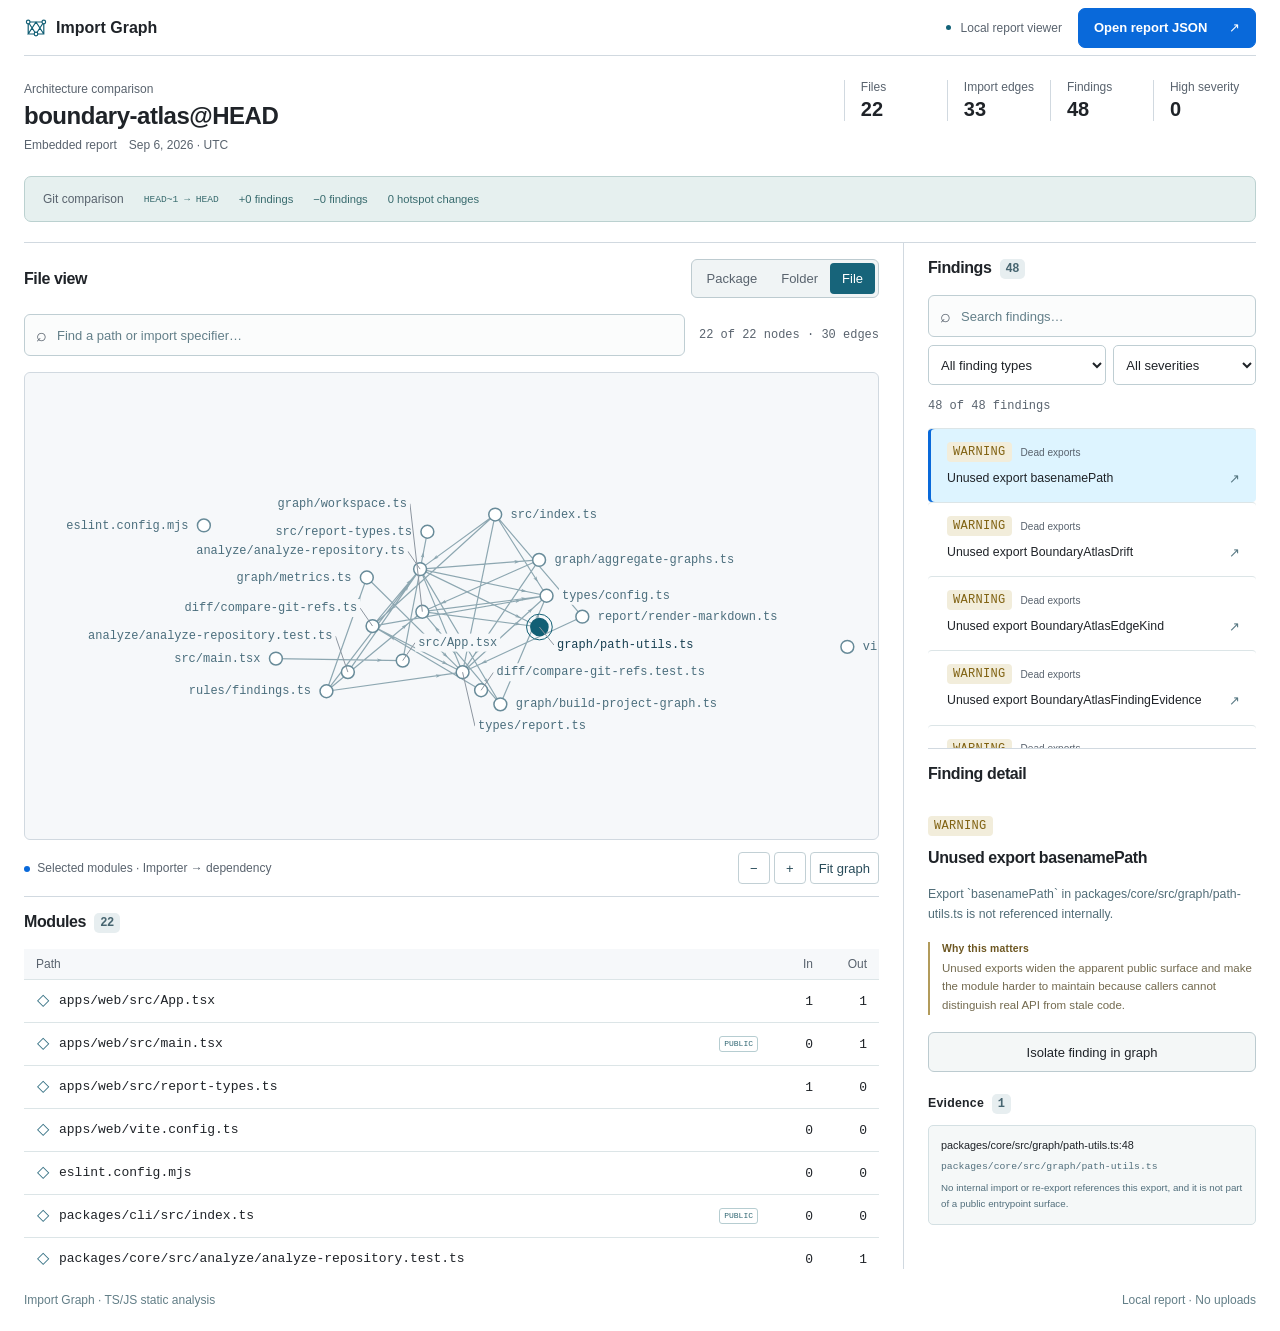
<file: docs/samples/self-diff/html/index.html>
<!doctype html>
<html lang="en">
  <head>
    <meta charset="UTF-8" />
    <meta name="viewport" content="width=device-width, initial-scale=1.0" />
    <meta
      name="description"
      content="Import Graph is a local import graph explorer for TypeScript and JavaScript repositories with an offline report viewer."
    />
    <meta name="theme-color" content="#eff2f1" />
    <title>Import Graph | Import graph</title>
    <script type="module" crossorigin src="./assets/index-DjTyrxGw.js"></script>
    <link rel="stylesheet" crossorigin href="./assets/index-gyRyqOsw.css">
  <script>window.__BOUNDARY_ATLAS_EMBEDDED_REPORT__={"kind":"diff","version":"1","generatedAt":"2026-09-06T18:55:20.012Z","project":{"label":"boundary-atlas@HEAD","rootPath":"/workspace/scratch/e671c73efcba/boundary-atlas","repoName":"boundary-atlas-pKrCMl","configPath":"/tmp/boundary-atlas-pKrCMl/boundary-atlas.config.json","analyzedAtRef":"HEAD"},"summary":{"fileCount":22,"folderCount":11,"packageCount":4,"internalEdgeCount":33,"cycleCount":0,"deepImportCount":0,"deadExportCount":38,"boundaryViolationCount":0,"crossFeatureCount":0,"hotspotCount":10},"config":{"exclude":["**/*.d.ts","**/node_modules/**","**/.git/**","**/dist/**","**/coverage/**","fixtures/**","scripts/**","e2e/**","docs/**"],"publicEntrypoints":["packages/*/src/index.ts","packages/*/src/index.js","apps/web/src/main.tsx","**/index.ts","**/index.tsx","**/index.js","**/index.jsx"],"boundaries":[{"name":"core-self","from":["packages/core/src/**"],"allow":["packages/core/src/**"]},{"name":"cli-to-core","from":["packages/cli/src/**"],"allow":["packages/cli/src/**","packages/core/src/**"]},{"name":"web-island","from":["apps/web/src/**"],"allow":["apps/web/src/**"]}]},"graphs":{"file":{"granularity":"file","nodes":[{"id":"file:apps/web/src/App.tsx","kind":"file","label":"App.tsx","path":"apps/web/src/App.tsx","packageName":"@boundary-atlas/web","isPublicEntrypoint":false,"fanIn":1,"fanOut":1},{"id":"file:apps/web/src/main.tsx","kind":"file","label":"main.tsx","path":"apps/web/src/main.tsx","packageName":"@boundary-atlas/web","isPublicEntrypoint":true,"fanIn":0,"fanOut":1},{"id":"file:apps/web/src/report-types.ts","kind":"file","label":"report-types.ts","path":"apps/web/src/report-types.ts","packageName":"@boundary-atlas/web","isPublicEntrypoint":false,"fanIn":1,"fanOut":0},{"id":"file:apps/web/vite.config.ts","kind":"file","label":"vite.config.ts","path":"apps/web/vite.config.ts","packageName":"@boundary-atlas/web","isPublicEntrypoint":false,"fanIn":0,"fanOut":0},{"id":"file:eslint.config.mjs","kind":"file","label":"eslint.config.mjs","path":"eslint.config.mjs","packageName":"@boundary-atlas/root","isPublicEntrypoint":false,"fanIn":0,"fanOut":0},{"id":"file:packages/cli/src/index.ts","kind":"file","label":"index.ts","path":"packages/cli/src/index.ts","packageName":"boundary-atlas","isPublicEntrypoint":true,"fanIn":0,"fanOut":0},{"id":"file:packages/core/src/analyze/analyze-repository.test.ts","kind":"file","label":"analyze-repository.test.ts","path":"packages/core/src/analyze/analyze-repository.test.ts","packageName":"@boundary-atlas/core","isPublicEntrypoint":false,"fanIn":0,"fanOut":1},{"id":"file:packages/core/src/analyze/analyze-repository.ts","kind":"file","label":"analyze-repository.ts","path":"packages/core/src/analyze/analyze-repository.ts","packageName":"@boundary-atlas/core","isPublicEntrypoint":false,"fanIn":3,"fanOut":6},{"id":"file:packages/core/src/diff/compare-git-refs.test.ts","kind":"file","label":"compare-git-refs.test.ts","path":"packages/core/src/diff/compare-git-refs.test.ts","packageName":"@boundary-atlas/core","isPublicEntrypoint":false,"fanIn":0,"fanOut":1},{"id":"file:packages/core/src/diff/compare-git-refs.ts","kind":"file","label":"compare-git-refs.ts","path":"packages/core/src/diff/compare-git-refs.ts","packageName":"@boundary-atlas/core","isPublicEntrypoint":false,"fanIn":2,"fanOut":3},{"id":"file:packages/core/src/graph/aggregate-graphs.ts","kind":"file","label":"aggregate-graphs.ts","path":"packages/core/src/graph/aggregate-graphs.ts","packageName":"@boundary-atlas/core","isPublicEntrypoint":false,"fanIn":1,"fanOut":2},{"id":"file:packages/core/src/graph/build-project-graph.ts","kind":"file","label":"build-project-graph.ts","path":"packages/core/src/graph/build-project-graph.ts","packageName":"@boundary-atlas/core","isPublicEntrypoint":false,"fanIn":1,"fanOut":2},{"id":"file:packages/core/src/graph/metrics.ts","kind":"file","label":"metrics.ts","path":"packages/core/src/graph/metrics.ts","packageName":"@boundary-atlas/core","isPublicEntrypoint":false,"fanIn":1,"fanOut":1},{"id":"file:packages/core/src/graph/path-utils.ts","kind":"file","label":"path-utils.ts","path":"packages/core/src/graph/path-utils.ts","packageName":"@boundary-atlas/core","isPublicEntrypoint":false,"fanIn":2,"fanOut":0},{"id":"file:packages/core/src/graph/workspace.ts","kind":"file","label":"workspace.ts","path":"packages/core/src/graph/workspace.ts","packageName":"@boundary-atlas/core","isPublicEntrypoint":false,"fanIn":3,"fanOut":2},{"id":"file:packages/core/src/index.ts","kind":"file","label":"index.ts","path":"packages/core/src/index.ts","packageName":"@boundary-atlas/core","isPublicEntrypoint":true,"fanIn":0,"fanOut":5},{"id":"file:packages/core/src/report/render-markdown.ts","kind":"file","label":"render-markdown.ts","path":"packages/core/src/report/render-markdown.ts","packageName":"@boundary-atlas/core","isPublicEntrypoint":false,"fanIn":1,"fanOut":1},{"id":"file:packages/core/src/rules/findings.ts","kind":"file","label":"findings.ts","path":"packages/core/src/rules/findings.ts","packageName":"@boundary-atlas/core","isPublicEntrypoint":false,"fanIn":1,"fanOut":3},{"id":"file:packages/core/src/types/config.ts","kind":"file","label":"config.ts","path":"packages/core/src/types/config.ts","packageName":"@boundary-atlas/core","isPublicEntrypoint":false,"fanIn":6,"fanOut":0},{"id":"file:packages/core/src/types/report.ts","kind":"file","label":"report.ts","path":"packages/core/src/types/report.ts","packageName":"@boundary-atlas/core","isPublicEntrypoint":false,"fanIn":7,"fanOut":1},{"id":"file:playwright.config.ts","kind":"file","label":"playwright.config.ts","path":"playwright.config.ts","packageName":"@boundary-atlas/root","isPublicEntrypoint":false,"fanIn":0,"fanOut":0},{"id":"file:vitest.config.ts","kind":"file","label":"vitest.config.ts","path":"vitest.config.ts","packageName":"@boundary-atlas/root","isPublicEntrypoint":false,"fanIn":0,"fanOut":0}],"edges":[{"id":"file:apps/web/src/App.tsx->file:apps/web/src/report-types.ts:import","source":"file:apps/web/src/App.tsx","target":"file:apps/web/src/report-types.ts","kind":"import","importCount":1,"specifiers":["./report-types.js"]},{"id":"file:apps/web/src/main.tsx->file:apps/web/src/App.tsx:import","source":"file:apps/web/src/main.tsx","target":"file:apps/web/src/App.tsx","kind":"import","importCount":1,"specifiers":["./App.js"]},{"id":"file:packages/core/src/analyze/analyze-repository.test.ts->file:packages/core/src/analyze/analyze-repository.ts:import","source":"file:packages/core/src/analyze/analyze-repository.test.ts","target":"file:packages/core/src/analyze/analyze-repository.ts","kind":"import","importCount":1,"specifiers":["./analyze-repository.js"]},{"id":"file:packages/core/src/analyze/analyze-repository.ts->file:packages/core/src/graph/aggregate-graphs.ts:import","source":"file:packages/core/src/analyze/analyze-repository.ts","target":"file:packages/core/src/graph/aggregate-graphs.ts","kind":"import","importCount":1,"specifiers":["../graph/aggregate-graphs.js"]},{"id":"file:packages/core/src/analyze/analyze-repository.ts->file:packages/core/src/graph/build-project-graph.ts:import","source":"file:packages/core/src/analyze/analyze-repository.ts","target":"file:packages/core/src/graph/build-project-graph.ts","kind":"import","importCount":1,"specifiers":["../graph/build-project-graph.js"]},{"id":"file:packages/core/src/analyze/analyze-repository.ts->file:packages/core/src/graph/path-utils.ts:import","source":"file:packages/core/src/analyze/analyze-repository.ts","target":"file:packages/core/src/graph/path-utils.ts","kind":"import","importCount":1,"specifiers":["../graph/path-utils.js"]},{"id":"file:packages/core/src/analyze/analyze-repository.ts->file:packages/core/src/rules/findings.ts:import","source":"file:packages/core/src/analyze/analyze-repository.ts","target":"file:packages/core/src/rules/findings.ts","kind":"import","importCount":1,"specifiers":["../rules/findings.js"]},{"id":"file:packages/core/src/analyze/analyze-repository.ts->file:packages/core/src/types/config.ts:import","source":"file:packages/core/src/analyze/analyze-repository.ts","target":"file:packages/core/src/types/config.ts","kind":"import","importCount":1,"specifiers":["../types/config.js"]},{"id":"file:packages/core/src/analyze/analyze-repository.ts->file:packages/core/src/types/report.ts:import","source":"file:packages/core/src/analyze/analyze-repository.ts","target":"file:packages/core/src/types/report.ts","kind":"import","importCount":1,"specifiers":["../types/report.js"]},{"id":"file:packages/core/src/diff/compare-git-refs.test.ts->file:packages/core/src/diff/compare-git-refs.ts:import","source":"file:packages/core/src/diff/compare-git-refs.test.ts","target":"file:packages/core/src/diff/compare-git-refs.ts","kind":"import","importCount":1,"specifiers":["./compare-git-refs.js"]},{"id":"file:packages/core/src/diff/compare-git-refs.ts->file:packages/core/src/analyze/analyze-repository.ts:import","source":"file:packages/core/src/diff/compare-git-refs.ts","target":"file:packages/core/src/analyze/analyze-repository.ts","kind":"import","importCount":1,"specifiers":["../analyze/analyze-repository.js"]},{"id":"file:packages/core/src/diff/compare-git-refs.ts->file:packages/core/src/types/config.ts:import","source":"file:packages/core/src/diff/compare-git-refs.ts","target":"file:packages/core/src/types/config.ts","kind":"import","importCount":1,"specifiers":["../types/config.js"]},{"id":"file:packages/core/src/diff/compare-git-refs.ts->file:packages/core/src/types/report.ts:import","source":"file:packages/core/src/diff/compare-git-refs.ts","target":"file:packages/core/src/types/report.ts","kind":"import","importCount":1,"specifiers":["../types/report.js"]},{"id":"file:packages/core/src/graph/aggregate-graphs.ts->file:packages/core/src/graph/workspace.ts:import","source":"file:packages/core/src/graph/aggregate-graphs.ts","target":"file:packages/core/src/graph/workspace.ts","kind":"import","importCount":1,"specifiers":["./workspace.js"]},{"id":"file:packages/core/src/graph/aggregate-graphs.ts->file:packages/core/src/types/report.ts:import","source":"file:packages/core/src/graph/aggregate-graphs.ts","target":"file:packages/core/src/types/report.ts","kind":"import","importCount":1,"specifiers":["../types/report.js"]},{"id":"file:packages/core/src/graph/build-project-graph.ts->file:packages/core/src/graph/workspace.ts:import","source":"file:packages/core/src/graph/build-project-graph.ts","target":"file:packages/core/src/graph/workspace.ts","kind":"import","importCount":3,"specifiers":["./workspace.js"]},{"id":"file:packages/core/src/graph/build-project-graph.ts->file:packages/core/src/types/config.ts:import","source":"file:packages/core/src/graph/build-project-graph.ts","target":"file:packages/core/src/types/config.ts","kind":"import","importCount":2,"specifiers":["../types/config.js"]},{"id":"file:packages/core/src/graph/metrics.ts->file:packages/core/src/types/report.ts:import","source":"file:packages/core/src/graph/metrics.ts","target":"file:packages/core/src/types/report.ts","kind":"import","importCount":1,"specifiers":["../types/report.js"]},{"id":"file:packages/core/src/graph/workspace.ts->file:packages/core/src/graph/path-utils.ts:import","source":"file:packages/core/src/graph/workspace.ts","target":"file:packages/core/src/graph/path-utils.ts","kind":"import","importCount":1,"specifiers":["./path-utils.js"]},{"id":"file:packages/core/src/graph/workspace.ts->file:packages/core/src/types/config.ts:import","source":"file:packages/core/src/graph/workspace.ts","target":"file:packages/core/src/types/config.ts","kind":"import","importCount":1,"specifiers":["../types/config.js"]},{"id":"file:packages/core/src/index.ts->file:packages/core/src/analyze/analyze-repository.ts:reexport","source":"file:packages/core/src/index.ts","target":"file:packages/core/src/analyze/analyze-repository.ts","kind":"reexport","importCount":1,"specifiers":["./analyze/analyze-repository.js"]},{"id":"file:packages/core/src/index.ts->file:packages/core/src/diff/compare-git-refs.ts:reexport","source":"file:packages/core/src/index.ts","target":"file:packages/core/src/diff/compare-git-refs.ts","kind":"reexport","importCount":1,"specifiers":["./diff/compare-git-refs.js"]},{"id":"file:packages/core/src/index.ts->file:packages/core/src/report/render-markdown.ts:reexport","source":"file:packages/core/src/index.ts","target":"file:packages/core/src/report/render-markdown.ts","kind":"reexport","importCount":1,"specifiers":["./report/render-markdown.js"]},{"id":"file:packages/core/src/index.ts->file:packages/core/src/types/config.ts:reexport","source":"file:packages/core/src/index.ts","target":"file:packages/core/src/types/config.ts","kind":"reexport","importCount":1,"specifiers":["./types/config.js"]},{"id":"file:packages/core/src/index.ts->file:packages/core/src/types/report.ts:reexport","source":"file:packages/core/src/index.ts","target":"file:packages/core/src/types/report.ts","kind":"reexport","importCount":1,"specifiers":["./types/report.js"]},{"id":"file:packages/core/src/report/render-markdown.ts->file:packages/core/src/types/report.ts:import","source":"file:packages/core/src/report/render-markdown.ts","target":"file:packages/core/src/types/report.ts","kind":"import","importCount":1,"specifiers":["../types/report.js"]},{"id":"file:packages/core/src/rules/findings.ts->file:packages/core/src/graph/metrics.ts:import","source":"file:packages/core/src/rules/findings.ts","target":"file:packages/core/src/graph/metrics.ts","kind":"import","importCount":1,"specifiers":["../graph/metrics.js"]},{"id":"file:packages/core/src/rules/findings.ts->file:packages/core/src/graph/workspace.ts:import","source":"file:packages/core/src/rules/findings.ts","target":"file:packages/core/src/graph/workspace.ts","kind":"import","importCount":1,"specifiers":["../graph/workspace.js"]},{"id":"file:packages/core/src/rules/findings.ts->file:packages/core/src/types/report.ts:import","source":"file:packages/core/src/rules/findings.ts","target":"file:packages/core/src/types/report.ts","kind":"import","importCount":1,"specifiers":["../types/report.js"]},{"id":"file:packages/core/src/types/report.ts->file:packages/core/src/types/config.ts:import","source":"file:packages/core/src/types/report.ts","target":"file:packages/core/src/types/config.ts","kind":"import","importCount":1,"specifiers":["./config.js"]}]},"folder":{"granularity":"folder","nodes":[{"id":"folder:.","kind":"folder","label":".","path":".","packageName":"@boundary-atlas/root","fanIn":0,"fanOut":0},{"id":"folder:apps/web","kind":"folder","label":"web","path":"apps/web","packageName":"@boundary-atlas/web","fanIn":0,"fanOut":0},{"id":"folder:apps/web/src","kind":"folder","label":"src","path":"apps/web/src","packageName":"@boundary-atlas/web","fanIn":0,"fanOut":0},{"id":"folder:packages/cli/src","kind":"folder","label":"src","path":"packages/cli/src","packageName":"boundary-atlas","fanIn":0,"fanOut":0},{"id":"folder:packages/core/src","kind":"folder","label":"src","path":"packages/core/src","packageName":"@boundary-atlas/core","fanIn":0,"fanOut":4},{"id":"folder:packages/core/src/analyze","kind":"folder","label":"analyze","path":"packages/core/src/analyze","packageName":"@boundary-atlas/core","fanIn":2,"fanOut":3},{"id":"folder:packages/core/src/diff","kind":"folder","label":"diff","path":"packages/core/src/diff","packageName":"@boundary-atlas/core","fanIn":1,"fanOut":2},{"id":"folder:packages/core/src/graph","kind":"folder","label":"graph","path":"packages/core/src/graph","packageName":"@boundary-atlas/core","fanIn":2,"fanOut":1},{"id":"folder:packages/core/src/report","kind":"folder","label":"report","path":"packages/core/src/report","packageName":"@boundary-atlas/core","fanIn":1,"fanOut":1},{"id":"folder:packages/core/src/rules","kind":"folder","label":"rules","path":"packages/core/src/rules","packageName":"@boundary-atlas/core","fanIn":1,"fanOut":2},{"id":"folder:packages/core/src/types","kind":"folder","label":"types","path":"packages/core/src/types","packageName":"@boundary-atlas/core","fanIn":6,"fanOut":0}],"edges":[{"id":"folder:packages/core/src->folder:packages/core/src/analyze:reexport","source":"folder:packages/core/src","target":"folder:packages/core/src/analyze","kind":"reexport","importCount":1,"specifiers":["./analyze/analyze-repository.js"]},{"id":"folder:packages/core/src->folder:packages/core/src/diff:reexport","source":"folder:packages/core/src","target":"folder:packages/core/src/diff","kind":"reexport","importCount":1,"specifiers":["./diff/compare-git-refs.js"]},{"id":"folder:packages/core/src->folder:packages/core/src/report:reexport","source":"folder:packages/core/src","target":"folder:packages/core/src/report","kind":"reexport","importCount":1,"specifiers":["./report/render-markdown.js"]},{"id":"folder:packages/core/src->folder:packages/core/src/types:reexport","source":"folder:packages/core/src","target":"folder:packages/core/src/types","kind":"reexport","importCount":2,"specifiers":["./types/config.js","./types/report.js"]},{"id":"folder:packages/core/src/analyze->folder:packages/core/src/graph:import","source":"folder:packages/core/src/analyze","target":"folder:packages/core/src/graph","kind":"import","importCount":3,"specifiers":["../graph/aggregate-graphs.js","../graph/build-project-graph.js","../graph/path-utils.js"]},{"id":"folder:packages/core/src/analyze->folder:packages/core/src/rules:import","source":"folder:packages/core/src/analyze","target":"folder:packages/core/src/rules","kind":"import","importCount":1,"specifiers":["../rules/findings.js"]},{"id":"folder:packages/core/src/analyze->folder:packages/core/src/types:import","source":"folder:packages/core/src/analyze","target":"folder:packages/core/src/types","kind":"import","importCount":2,"specifiers":["../types/config.js","../types/report.js"]},{"id":"folder:packages/core/src/diff->folder:packages/core/src/analyze:import","source":"folder:packages/core/src/diff","target":"folder:packages/core/src/analyze","kind":"import","importCount":1,"specifiers":["../analyze/analyze-repository.js"]},{"id":"folder:packages/core/src/diff->folder:packages/core/src/types:import","source":"folder:packages/core/src/diff","target":"folder:packages/core/src/types","kind":"import","importCount":2,"specifiers":["../types/config.js","../types/report.js"]},{"id":"folder:packages/core/src/graph->folder:packages/core/src/types:import","source":"folder:packages/core/src/graph","target":"folder:packages/core/src/types","kind":"import","importCount":5,"specifiers":["../types/report.js","../types/config.js"]},{"id":"folder:packages/core/src/report->folder:packages/core/src/types:import","source":"folder:packages/core/src/report","target":"folder:packages/core/src/types","kind":"import","importCount":1,"specifiers":["../types/report.js"]},{"id":"folder:packages/core/src/rules->folder:packages/core/src/graph:import","source":"folder:packages/core/src/rules","target":"folder:packages/core/src/graph","kind":"import","importCount":2,"specifiers":["../graph/metrics.js","../graph/workspace.js"]},{"id":"folder:packages/core/src/rules->folder:packages/core/src/types:import","source":"folder:packages/core/src/rules","target":"folder:packages/core/src/types","kind":"import","importCount":1,"specifiers":["../types/report.js"]}]},"package":{"granularity":"package","nodes":[{"id":"package:@boundary-atlas/web","kind":"package","label":"@boundary-atlas/web","path":"package:apps/web","packageName":"@boundary-atlas/web","fanIn":0,"fanOut":0},{"id":"package:boundary-atlas","kind":"package","label":"boundary-atlas","path":"package:packages/cli","packageName":"boundary-atlas","fanIn":0,"fanOut":0},{"id":"package:@boundary-atlas/core","kind":"package","label":"@boundary-atlas/core","path":"package:packages/core","packageName":"@boundary-atlas/core","fanIn":0,"fanOut":0},{"id":"package:@boundary-atlas/root","kind":"package","label":"@boundary-atlas/root","path":"package:root","packageName":"@boundary-atlas/root","fanIn":0,"fanOut":0}],"edges":[]}},"findings":[{"id":"finding:hotspot:file hotspot: packages/core/src/analyze/analyze-repository.ts:packages/core/src/analyze/analyze-repository.ts->:packages/core/src/analyze/analyze-repository.ts","fingerprint":"hotspot:file hotspot: packages/core/src/analyze/analyze-repository.ts:packages/core/src/analyze/analyze-repository.ts->:packages/core/src/analyze/analyze-repository.ts","type":"hotspot","severity":"warn","title":"file hotspot: packages/core/src/analyze/analyze-repository.ts","summary":"packages/core/src/analyze/analyze-repository.ts has fan-in 3 and fan-out 6.","whyRisky":"High fan-in means many callers depend on this node. High fan-out means this node reaches across many other areas. Either shape concentrates architectural churn.","nodeIds":["file:packages/core/src/analyze/analyze-repository.ts"],"evidence":[{"label":"packages/core/src/analyze/analyze-repository.ts","sourcePath":"packages/core/src/analyze/analyze-repository.ts"}],"metrics":{"granularity":"file","fanIn":3,"fanOut":6}},{"id":"finding:hotspot:file hotspot: packages/core/src/diff/compare-git-refs.ts:packages/core/src/diff/compare-git-refs.ts->:packages/core/src/diff/compare-git-refs.ts","fingerprint":"hotspot:file hotspot: packages/core/src/diff/compare-git-refs.ts:packages/core/src/diff/compare-git-refs.ts->:packages/core/src/diff/compare-git-refs.ts","type":"hotspot","severity":"warn","title":"file hotspot: packages/core/src/diff/compare-git-refs.ts","summary":"packages/core/src/diff/compare-git-refs.ts has fan-in 2 and fan-out 3.","whyRisky":"High fan-in means many callers depend on this node. High fan-out means this node reaches across many other areas. Either shape concentrates architectural churn.","nodeIds":["file:packages/core/src/diff/compare-git-refs.ts"],"evidence":[{"label":"packages/core/src/diff/compare-git-refs.ts","sourcePath":"packages/core/src/diff/compare-git-refs.ts"}],"metrics":{"granularity":"file","fanIn":2,"fanOut":3}},{"id":"finding:hotspot:file hotspot: packages/core/src/graph/workspace.ts:packages/core/src/graph/workspace.ts->:packages/core/src/graph/workspace.ts","fingerprint":"hotspot:file hotspot: packages/core/src/graph/workspace.ts:packages/core/src/graph/workspace.ts->:packages/core/src/graph/workspace.ts","type":"hotspot","severity":"warn","title":"file hotspot: packages/core/src/graph/workspace.ts","summary":"packages/core/src/graph/workspace.ts has fan-in 3 and fan-out 2.","whyRisky":"High fan-in means many callers depend on this node. High fan-out means this node reaches across many other areas. Either shape concentrates architectural churn.","nodeIds":["file:packages/core/src/graph/workspace.ts"],"evidence":[{"label":"packages/core/src/graph/workspace.ts","sourcePath":"packages/core/src/graph/workspace.ts"}],"metrics":{"granularity":"file","fanIn":3,"fanOut":2}},{"id":"finding:hotspot:file hotspot: packages/core/src/index.ts:packages/core/src/index.ts->:packages/core/src/index.ts","fingerprint":"hotspot:file hotspot: packages/core/src/index.ts:packages/core/src/index.ts->:packages/core/src/index.ts","type":"hotspot","severity":"warn","title":"file hotspot: packages/core/src/index.ts","summary":"packages/core/src/index.ts has fan-in 0 and fan-out 5.","whyRisky":"High fan-in means many callers depend on this node. High fan-out means this node reaches across many other areas. Either shape concentrates architectural churn.","nodeIds":["file:packages/core/src/index.ts"],"evidence":[{"label":"packages/core/src/index.ts","sourcePath":"packages/core/src/index.ts"}],"metrics":{"granularity":"file","fanIn":0,"fanOut":5}},{"id":"finding:hotspot:file hotspot: packages/core/src/rules/findings.ts:packages/core/src/rules/findings.ts->:packages/core/src/rules/findings.ts","fingerprint":"hotspot:file hotspot: packages/core/src/rules/findings.ts:packages/core/src/rules/findings.ts->:packages/core/src/rules/findings.ts","type":"hotspot","severity":"warn","title":"file hotspot: packages/core/src/rules/findings.ts","summary":"packages/core/src/rules/findings.ts has fan-in 1 and fan-out 3.","whyRisky":"High fan-in means many callers depend on this node. High fan-out means this node reaches across many other areas. Either shape concentrates architectural churn.","nodeIds":["file:packages/core/src/rules/findings.ts"],"evidence":[{"label":"packages/core/src/rules/findings.ts","sourcePath":"packages/core/src/rules/findings.ts"}],"metrics":{"granularity":"file","fanIn":1,"fanOut":3}},{"id":"finding:hotspot:file hotspot: packages/core/src/types/config.ts:packages/core/src/types/config.ts->:packages/core/src/types/config.ts","fingerprint":"hotspot:file hotspot: packages/core/src/types/config.ts:packages/core/src/types/config.ts->:packages/core/src/types/config.ts","type":"hotspot","severity":"warn","title":"file hotspot: packages/core/src/types/config.ts","summary":"packages/core/src/types/config.ts has fan-in 6 and fan-out 0.","whyRisky":"High fan-in means many callers depend on this node. High fan-out means this node reaches across many other areas. Either shape concentrates architectural churn.","nodeIds":["file:packages/core/src/types/config.ts"],"evidence":[{"label":"packages/core/src/types/config.ts","sourcePath":"packages/core/src/types/config.ts"}],"metrics":{"granularity":"file","fanIn":6,"fanOut":0}},{"id":"finding:hotspot:file hotspot: packages/core/src/types/report.ts:packages/core/src/types/report.ts->:packages/core/src/types/report.ts","fingerprint":"hotspot:file hotspot: packages/core/src/types/report.ts:packages/core/src/types/report.ts->:packages/core/src/types/report.ts","type":"hotspot","severity":"warn","title":"file hotspot: packages/core/src/types/report.ts","summary":"packages/core/src/types/report.ts has fan-in 7 and fan-out 1.","whyRisky":"High fan-in means many callers depend on this node. High fan-out means this node reaches across many other areas. Either shape concentrates architectural churn.","nodeIds":["file:packages/core/src/types/report.ts"],"evidence":[{"label":"packages/core/src/types/report.ts","sourcePath":"packages/core/src/types/report.ts"}],"metrics":{"granularity":"file","fanIn":7,"fanOut":1}},{"id":"finding:hotspot:folder hotspot: packages/core/src:packages/core/src->:packages/core/src","fingerprint":"hotspot:folder hotspot: packages/core/src:packages/core/src->:packages/core/src","type":"hotspot","severity":"warn","title":"folder hotspot: packages/core/src","summary":"packages/core/src has fan-in 0 and fan-out 4.","whyRisky":"High fan-in means many callers depend on this node. High fan-out means this node reaches across many other areas. Either shape concentrates architectural churn.","nodeIds":["folder:packages/core/src"],"evidence":[{"label":"packages/core/src","sourcePath":"packages/core/src"}],"metrics":{"granularity":"folder","fanIn":0,"fanOut":4}},{"id":"finding:hotspot:folder hotspot: packages/core/src/analyze:packages/core/src/analyze->:packages/core/src/analyze","fingerprint":"hotspot:folder hotspot: packages/core/src/analyze:packages/core/src/analyze->:packages/core/src/analyze","type":"hotspot","severity":"warn","title":"folder hotspot: packages/core/src/analyze","summary":"packages/core/src/analyze has fan-in 2 and fan-out 3.","whyRisky":"High fan-in means many callers depend on this node. High fan-out means this node reaches across many other areas. Either shape concentrates architectural churn.","nodeIds":["folder:packages/core/src/analyze"],"evidence":[{"label":"packages/core/src/analyze","sourcePath":"packages/core/src/analyze"}],"metrics":{"granularity":"folder","fanIn":2,"fanOut":3}},{"id":"finding:hotspot:folder hotspot: packages/core/src/types:packages/core/src/types->:packages/core/src/types","fingerprint":"hotspot:folder hotspot: packages/core/src/types:packages/core/src/types->:packages/core/src/types","type":"hotspot","severity":"warn","title":"folder hotspot: packages/core/src/types","summary":"packages/core/src/types has fan-in 6 and fan-out 0.","whyRisky":"High fan-in means many callers depend on this node. High fan-out means this node reaches across many other areas. Either shape concentrates architectural churn.","nodeIds":["folder:packages/core/src/types"],"evidence":[{"label":"packages/core/src/types","sourcePath":"packages/core/src/types"}],"metrics":{"granularity":"folder","fanIn":6,"fanOut":0}},{"id":"finding:dead-export:Unused export basenamePath:packages/core/src/graph/path-utils.ts->:packages/core/src/graph/path-utils.ts:48","fingerprint":"dead-export:Unused export basenamePath:packages/core/src/graph/path-utils.ts->:packages/core/src/graph/path-utils.ts:48","type":"dead-export","severity":"warn","title":"Unused export basenamePath","summary":"Export `basenamePath` in packages/core/src/graph/path-utils.ts is not referenced internally.","whyRisky":"Unused exports widen the apparent public surface and make the module harder to maintain because callers cannot distinguish real API from stale code.","nodeIds":["file:packages/core/src/graph/path-utils.ts"],"evidence":[{"label":"packages/core/src/graph/path-utils.ts:48","sourcePath":"packages/core/src/graph/path-utils.ts","details":"No internal import or re-export references this export, and it is not part of a public entrypoint surface."}],"metrics":{"exportName":"basenamePath","line":48}},{"id":"finding:dead-export:Unused export BoundaryAtlasDrift:apps/web/src/report-types.ts->:apps/web/src/report-types.ts:69","fingerprint":"dead-export:Unused export BoundaryAtlasDrift:apps/web/src/report-types.ts->:apps/web/src/report-types.ts:69","type":"dead-export","severity":"warn","title":"Unused export BoundaryAtlasDrift","summary":"Export `BoundaryAtlasDrift` in apps/web/src/report-types.ts is not referenced internally.","whyRisky":"Unused exports widen the apparent public surface and make the module harder to maintain because callers cannot distinguish real API from stale code.","nodeIds":["file:apps/web/src/report-types.ts"],"evidence":[{"label":"apps/web/src/report-types.ts:69","sourcePath":"apps/web/src/report-types.ts","details":"No internal import or re-export references this export, and it is not part of a public entrypoint surface."}],"metrics":{"exportName":"BoundaryAtlasDrift","line":69}},{"id":"finding:dead-export:Unused export BoundaryAtlasEdgeKind:packages/core/src/types/report.ts->:packages/core/src/types/report.ts:12","fingerprint":"dead-export:Unused export BoundaryAtlasEdgeKind:packages/core/src/types/report.ts->:packages/core/src/types/report.ts:12","type":"dead-export","severity":"warn","title":"Unused export BoundaryAtlasEdgeKind","summary":"Export `BoundaryAtlasEdgeKind` in packages/core/src/types/report.ts is not referenced internally.","whyRisky":"Unused exports widen the apparent public surface and make the module harder to maintain because callers cannot distinguish real API from stale code.","nodeIds":["file:packages/core/src/types/report.ts"],"evidence":[{"label":"packages/core/src/types/report.ts:12","sourcePath":"packages/core/src/types/report.ts","details":"No internal import or re-export references this export, and it is not part of a public entrypoint surface."}],"metrics":{"exportName":"BoundaryAtlasEdgeKind","line":12}},{"id":"finding:dead-export:Unused export BoundaryAtlasFindingEvidence:apps/web/src/report-types.ts->:apps/web/src/report-types.ts:38","fingerprint":"dead-export:Unused export BoundaryAtlasFindingEvidence:apps/web/src/report-types.ts->:apps/web/src/report-types.ts:38","type":"dead-export","severity":"warn","title":"Unused export BoundaryAtlasFindingEvidence","summary":"Export `BoundaryAtlasFindingEvidence` in apps/web/src/report-types.ts is not referenced internally.","whyRisky":"Unused exports widen the apparent public surface and make the module harder to maintain because callers cannot distinguish real API from stale code.","nodeIds":["file:apps/web/src/report-types.ts"],"evidence":[{"label":"apps/web/src/report-types.ts:38","sourcePath":"apps/web/src/report-types.ts","details":"No internal import or re-export references this export, and it is not part of a public entrypoint surface."}],"metrics":{"exportName":"BoundaryAtlasFindingEvidence","line":38}},{"id":"finding:dead-export:Unused export BoundaryAtlasFindingType:apps/web/src/report-types.ts->:apps/web/src/report-types.ts:2","fingerprint":"dead-export:Unused export BoundaryAtlasFindingType:apps/web/src/report-types.ts->:apps/web/src/report-types.ts:2","type":"dead-export","severity":"warn","title":"Unused export BoundaryAtlasFindingType","summary":"Export `BoundaryAtlasFindingType` in apps/web/src/report-types.ts is not referenced internally.","whyRisky":"Unused exports widen the apparent public surface and make the module harder to maintain because callers cannot distinguish real API from stale code.","nodeIds":["file:apps/web/src/report-types.ts"],"evidence":[{"label":"apps/web/src/report-types.ts:2","sourcePath":"apps/web/src/report-types.ts","details":"No internal import or re-export references this export, and it is not part of a public entrypoint surface."}],"metrics":{"exportName":"BoundaryAtlasFindingType","line":2}},{"id":"finding:dead-export:Unused export BoundaryAtlasFindingType:packages/core/src/types/report.ts->:packages/core/src/types/report.ts:4","fingerprint":"dead-export:Unused export BoundaryAtlasFindingType:packages/core/src/types/report.ts->:packages/core/src/types/report.ts:4","type":"dead-export","severity":"warn","title":"Unused export BoundaryAtlasFindingType","summary":"Export `BoundaryAtlasFindingType` in packages/core/src/types/report.ts is not referenced internally.","whyRisky":"Unused exports widen the apparent public surface and make the module harder to maintain because callers cannot distinguish real API from stale code.","nodeIds":["file:packages/core/src/types/report.ts"],"evidence":[{"label":"packages/core/src/types/report.ts:4","sourcePath":"packages/core/src/types/report.ts","details":"No internal import or re-export references this export, and it is not part of a public entrypoint surface."}],"metrics":{"exportName":"BoundaryAtlasFindingType","line":4}},{"id":"finding:dead-export:Unused export BoundaryAtlasGitFileChange:packages/core/src/types/report.ts->:packages/core/src/types/report.ts:129","fingerprint":"dead-export:Unused export BoundaryAtlasGitFileChange:packages/core/src/types/report.ts->:packages/core/src/types/report.ts:129","type":"dead-export","severity":"warn","title":"Unused export BoundaryAtlasGitFileChange","summary":"Export `BoundaryAtlasGitFileChange` in packages/core/src/types/report.ts is not referenced internally.","whyRisky":"Unused exports widen the apparent public surface and make the module harder to maintain because callers cannot distinguish real API from stale code.","nodeIds":["file:packages/core/src/types/report.ts"],"evidence":[{"label":"packages/core/src/types/report.ts:129","sourcePath":"packages/core/src/types/report.ts","details":"No internal import or re-export references this export, and it is not part of a public entrypoint surface."}],"metrics":{"exportName":"BoundaryAtlasGitFileChange","line":129}},{"id":"finding:dead-export:Unused export BoundaryAtlasGitFileChangeStatus:packages/core/src/types/report.ts->:packages/core/src/types/report.ts:120","fingerprint":"dead-export:Unused export BoundaryAtlasGitFileChangeStatus:packages/core/src/types/report.ts->:packages/core/src/types/report.ts:120","type":"dead-export","severity":"warn","title":"Unused export BoundaryAtlasGitFileChangeStatus","summary":"Export `BoundaryAtlasGitFileChangeStatus` in packages/core/src/types/report.ts is not referenced internally.","whyRisky":"Unused exports widen the apparent public surface and make the module harder to maintain because callers cannot distinguish real API from stale code.","nodeIds":["file:packages/core/src/types/report.ts"],"evidence":[{"label":"packages/core/src/types/report.ts:120","sourcePath":"packages/core/src/types/report.ts","details":"No internal import or re-export references this export, and it is not part of a public entrypoint surface."}],"metrics":{"exportName":"BoundaryAtlasGitFileChangeStatus","line":120}},{"id":"finding:dead-export:Unused export BoundaryAtlasGraph:apps/web/src/report-types.ts->:apps/web/src/report-types.ts:32","fingerprint":"dead-export:Unused export BoundaryAtlasGraph:apps/web/src/report-types.ts->:apps/web/src/report-types.ts:32","type":"dead-export","severity":"warn","title":"Unused export BoundaryAtlasGraph","summary":"Export `BoundaryAtlasGraph` in apps/web/src/report-types.ts is not referenced internally.","whyRisky":"Unused exports widen the apparent public surface and make the module harder to maintain because callers cannot distinguish real API from stale code.","nodeIds":["file:apps/web/src/report-types.ts"],"evidence":[{"label":"apps/web/src/report-types.ts:32","sourcePath":"apps/web/src/report-types.ts","details":"No internal import or re-export references this export, and it is not part of a public entrypoint surface."}],"metrics":{"exportName":"BoundaryAtlasGraph","line":32}},{"id":"finding:dead-export:Unused export BoundaryAtlasGraphDrift:packages/core/src/types/report.ts->:packages/core/src/types/report.ts:135","fingerprint":"dead-export:Unused export BoundaryAtlasGraphDrift:packages/core/src/types/report.ts->:packages/core/src/types/report.ts:135","type":"dead-export","severity":"warn","title":"Unused export BoundaryAtlasGraphDrift","summary":"Export `BoundaryAtlasGraphDrift` in packages/core/src/types/report.ts is not referenced internally.","whyRisky":"Unused exports widen the apparent public surface and make the module harder to maintain because callers cannot distinguish real API from stale code.","nodeIds":["file:packages/core/src/types/report.ts"],"evidence":[{"label":"packages/core/src/types/report.ts:135","sourcePath":"packages/core/src/types/report.ts","details":"No internal import or re-export references this export, and it is not part of a public entrypoint surface."}],"metrics":{"exportName":"BoundaryAtlasGraphDrift","line":135}},{"id":"finding:dead-export:Unused export BoundaryAtlasHotspot:apps/web/src/report-types.ts->:apps/web/src/report-types.ts:58","fingerprint":"dead-export:Unused export BoundaryAtlasHotspot:apps/web/src/report-types.ts->:apps/web/src/report-types.ts:58","type":"dead-export","severity":"warn","title":"Unused export BoundaryAtlasHotspot","summary":"Export `BoundaryAtlasHotspot` in apps/web/src/report-types.ts is not referenced internally.","whyRisky":"Unused exports widen the apparent public surface and make the module harder to maintain because callers cannot distinguish real API from stale code.","nodeIds":["file:apps/web/src/report-types.ts"],"evidence":[{"label":"apps/web/src/report-types.ts:58","sourcePath":"apps/web/src/report-types.ts","details":"No internal import or re-export references this export, and it is not part of a public entrypoint surface."}],"metrics":{"exportName":"BoundaryAtlasHotspot","line":58}},{"id":"finding:dead-export:Unused export BoundaryAtlasProjectMetadata:packages/core/src/types/report.ts->:packages/core/src/types/report.ts:14","fingerprint":"dead-export:Unused export BoundaryAtlasProjectMetadata:packages/core/src/types/report.ts->:packages/core/src/types/report.ts:14","type":"dead-export","severity":"warn","title":"Unused export BoundaryAtlasProjectMetadata","summary":"Export `BoundaryAtlasProjectMetadata` in packages/core/src/types/report.ts is not referenced internally.","whyRisky":"Unused exports widen the apparent public surface and make the module harder to maintain because callers cannot distinguish real API from stale code.","nodeIds":["file:packages/core/src/types/report.ts"],"evidence":[{"label":"packages/core/src/types/report.ts:14","sourcePath":"packages/core/src/types/report.ts","details":"No internal import or re-export references this export, and it is not part of a public entrypoint surface."}],"metrics":{"exportName":"BoundaryAtlasProjectMetadata","line":14}},{"id":"finding:dead-export:Unused export BoundaryAtlasReportInput:packages/core/src/types/report.ts->:packages/core/src/types/report.ts:183","fingerprint":"dead-export:Unused export BoundaryAtlasReportInput:packages/core/src/types/report.ts->:packages/core/src/types/report.ts:183","type":"dead-export","severity":"warn","title":"Unused export BoundaryAtlasReportInput","summary":"Export `BoundaryAtlasReportInput` in packages/core/src/types/report.ts is not referenced internally.","whyRisky":"Unused exports widen the apparent public surface and make the module harder to maintain because callers cannot distinguish real API from stale code.","nodeIds":["file:packages/core/src/types/report.ts"],"evidence":[{"label":"packages/core/src/types/report.ts:183","sourcePath":"packages/core/src/types/report.ts","details":"No internal import or re-export references this export, and it is not part of a public entrypoint surface."}],"metrics":{"exportName":"BoundaryAtlasReportInput","line":183}},{"id":"finding:dead-export:Unused export BoundaryAtlasRisk:packages/core/src/types/report.ts->:packages/core/src/types/report.ts:72","fingerprint":"dead-export:Unused export BoundaryAtlasRisk:packages/core/src/types/report.ts->:packages/core/src/types/report.ts:72","type":"dead-export","severity":"warn","title":"Unused export BoundaryAtlasRisk","summary":"Export `BoundaryAtlasRisk` in packages/core/src/types/report.ts is not referenced internally.","whyRisky":"Unused exports widen the apparent public surface and make the module harder to maintain because callers cannot distinguish real API from stale code.","nodeIds":["file:packages/core/src/types/report.ts"],"evidence":[{"label":"packages/core/src/types/report.ts:72","sourcePath":"packages/core/src/types/report.ts","details":"No internal import or re-export references this export, and it is not part of a public entrypoint surface."}],"metrics":{"exportName":"BoundaryAtlasRisk","line":72}},{"id":"finding:dead-export:Unused export BoundaryAtlasSeverity:apps/web/src/report-types.ts->:apps/web/src/report-types.ts:9","fingerprint":"dead-export:Unused export BoundaryAtlasSeverity:apps/web/src/report-types.ts->:apps/web/src/report-types.ts:9","type":"dead-export","severity":"warn","title":"Unused export BoundaryAtlasSeverity","summary":"Export `BoundaryAtlasSeverity` in apps/web/src/report-types.ts is not referenced internally.","whyRisky":"Unused exports widen the apparent public surface and make the module harder to maintain because callers cannot distinguish real API from stale code.","nodeIds":["file:apps/web/src/report-types.ts"],"evidence":[{"label":"apps/web/src/report-types.ts:9","sourcePath":"apps/web/src/report-types.ts","details":"No internal import or re-export references this export, and it is not part of a public entrypoint surface."}],"metrics":{"exportName":"BoundaryAtlasSeverity","line":9}},{"id":"finding:dead-export:Unused export BoundaryAtlasSeverity:packages/core/src/types/report.ts->:packages/core/src/types/report.ts:11","fingerprint":"dead-export:Unused export BoundaryAtlasSeverity:packages/core/src/types/report.ts->:packages/core/src/types/report.ts:11","type":"dead-export","severity":"warn","title":"Unused export BoundaryAtlasSeverity","summary":"Export `BoundaryAtlasSeverity` in packages/core/src/types/report.ts is not referenced internally.","whyRisky":"Unused exports widen the apparent public surface and make the module harder to maintain because callers cannot distinguish real API from stale code.","nodeIds":["file:packages/core/src/types/report.ts"],"evidence":[{"label":"packages/core/src/types/report.ts:11","sourcePath":"packages/core/src/types/report.ts","details":"No internal import or re-export references this export, and it is not part of a public entrypoint surface."}],"metrics":{"exportName":"BoundaryAtlasSeverity","line":11}},{"id":"finding:dead-export:Unused export BoundaryAtlasSummary:packages/core/src/types/report.ts->:packages/core/src/types/report.ts:152","fingerprint":"dead-export:Unused export BoundaryAtlasSummary:packages/core/src/types/report.ts->:packages/core/src/types/report.ts:152","type":"dead-export","severity":"warn","title":"Unused export BoundaryAtlasSummary","summary":"Export `BoundaryAtlasSummary` in packages/core/src/types/report.ts is not referenced internally.","whyRisky":"Unused exports widen the apparent public surface and make the module harder to maintain because callers cannot distinguish real API from stale code.","nodeIds":["file:packages/core/src/types/report.ts"],"evidence":[{"label":"packages/core/src/types/report.ts:152","sourcePath":"packages/core/src/types/report.ts","details":"No internal import or re-export references this export, and it is not part of a public entrypoint surface."}],"metrics":{"exportName":"BoundaryAtlasSummary","line":152}},{"id":"finding:dead-export:Unused export BoundaryRule:packages/core/src/types/config.ts->:packages/core/src/types/config.ts:4","fingerprint":"dead-export:Unused export BoundaryRule:packages/core/src/types/config.ts->:packages/core/src/types/config.ts:4","type":"dead-export","severity":"warn","title":"Unused export BoundaryRule","summary":"Export `BoundaryRule` in packages/core/src/types/config.ts is not referenced internally.","whyRisky":"Unused exports widen the apparent public surface and make the module harder to maintain because callers cannot distinguish real API from stale code.","nodeIds":["file:packages/core/src/types/config.ts"],"evidence":[{"label":"packages/core/src/types/config.ts:4","sourcePath":"packages/core/src/types/config.ts","details":"No internal import or re-export references this export, and it is not part of a public entrypoint surface."}],"metrics":{"exportName":"BoundaryRule","line":4}},{"id":"finding:dead-export:Unused export collectLocalExports:packages/core/src/graph/workspace.ts->:packages/core/src/graph/workspace.ts:291","fingerprint":"dead-export:Unused export collectLocalExports:packages/core/src/graph/workspace.ts->:packages/core/src/graph/workspace.ts:291","type":"dead-export","severity":"warn","title":"Unused export collectLocalExports","summary":"Export `collectLocalExports` in packages/core/src/graph/workspace.ts is not referenced internally.","whyRisky":"Unused exports widen the apparent public surface and make the module harder to maintain because callers cannot distinguish real API from stale code.","nodeIds":["file:packages/core/src/graph/workspace.ts"],"evidence":[{"label":"packages/core/src/graph/workspace.ts:291","sourcePath":"packages/core/src/graph/workspace.ts","details":"No internal import or re-export references this export, and it is not part of a public entrypoint surface."}],"metrics":{"exportName":"collectLocalExports","line":291}},{"id":"finding:dead-export:Unused export createGraphNodeId:packages/core/src/graph/path-utils.ts->:packages/core/src/graph/path-utils.ts:56","fingerprint":"dead-export:Unused export createGraphNodeId:packages/core/src/graph/path-utils.ts->:packages/core/src/graph/path-utils.ts:56","type":"dead-export","severity":"warn","title":"Unused export createGraphNodeId","summary":"Export `createGraphNodeId` in packages/core/src/graph/path-utils.ts is not referenced internally.","whyRisky":"Unused exports widen the apparent public surface and make the module harder to maintain because callers cannot distinguish real API from stale code.","nodeIds":["file:packages/core/src/graph/path-utils.ts"],"evidence":[{"label":"packages/core/src/graph/path-utils.ts:56","sourcePath":"packages/core/src/graph/path-utils.ts","details":"No internal import or re-export references this export, and it is not part of a public entrypoint surface."}],"metrics":{"exportName":"createGraphNodeId","line":56}},{"id":"finding:dead-export:Unused export default:eslint.config.mjs->:eslint.config.mjs:7","fingerprint":"dead-export:Unused export default:eslint.config.mjs->:eslint.config.mjs:7","type":"dead-export","severity":"warn","title":"Unused export default","summary":"Export `default` in eslint.config.mjs is not referenced internally.","whyRisky":"Unused exports widen the apparent public surface and make the module harder to maintain because callers cannot distinguish real API from stale code.","nodeIds":["file:eslint.config.mjs"],"evidence":[{"label":"eslint.config.mjs:7","sourcePath":"eslint.config.mjs","details":"No internal import or re-export references this export, and it is not part of a public entrypoint surface."}],"metrics":{"exportName":"default","line":7}},{"id":"finding:dead-export:Unused export default:playwright.config.ts->:playwright.config.ts:3","fingerprint":"dead-export:Unused export default:playwright.config.ts->:playwright.config.ts:3","type":"dead-export","severity":"warn","title":"Unused export default","summary":"Export `default` in playwright.config.ts is not referenced internally.","whyRisky":"Unused exports widen the apparent public surface and make the module harder to maintain because callers cannot distinguish real API from stale code.","nodeIds":["file:playwright.config.ts"],"evidence":[{"label":"playwright.config.ts:3","sourcePath":"playwright.config.ts","details":"No internal import or re-export references this export, and it is not part of a public entrypoint surface."}],"metrics":{"exportName":"default","line":3}},{"id":"finding:dead-export:Unused export default:vitest.config.ts->:vitest.config.ts:3","fingerprint":"dead-export:Unused export default:vitest.config.ts->:vitest.config.ts:3","type":"dead-export","severity":"warn","title":"Unused export default","summary":"Export `default` in vitest.config.ts is not referenced internally.","whyRisky":"Unused exports widen the apparent public surface and make the module harder to maintain because callers cannot distinguish real API from stale code.","nodeIds":["file:vitest.config.ts"],"evidence":[{"label":"vitest.config.ts:3","sourcePath":"vitest.config.ts","details":"No internal import or re-export references this export, and it is not part of a public entrypoint surface."}],"metrics":{"exportName":"default","line":3}},{"id":"finding:dead-export:Unused export default:apps/web/vite.config.ts->:apps/web/vite.config.ts:4","fingerprint":"dead-export:Unused export default:apps/web/vite.config.ts->:apps/web/vite.config.ts:4","type":"dead-export","severity":"warn","title":"Unused export default","summary":"Export `default` in apps/web/vite.config.ts is not referenced internally.","whyRisky":"Unused exports widen the apparent public surface and make the module harder to maintain because callers cannot distinguish real API from stale code.","nodeIds":["file:apps/web/vite.config.ts"],"evidence":[{"label":"apps/web/vite.config.ts:4","sourcePath":"apps/web/vite.config.ts","details":"No internal import or re-export references this export, and it is not part of a public entrypoint surface."}],"metrics":{"exportName":"default","line":4}},{"id":"finding:dead-export:Unused export dirnamePath:packages/core/src/graph/path-utils.ts->:packages/core/src/graph/path-utils.ts:44","fingerprint":"dead-export:Unused export dirnamePath:packages/core/src/graph/path-utils.ts->:packages/core/src/graph/path-utils.ts:44","type":"dead-export","severity":"warn","title":"Unused export dirnamePath","summary":"Export `dirnamePath` in packages/core/src/graph/path-utils.ts is not referenced internally.","whyRisky":"Unused exports widen the apparent public surface and make the module harder to maintain because callers cannot distinguish real API from stale code.","nodeIds":["file:packages/core/src/graph/path-utils.ts"],"evidence":[{"label":"packages/core/src/graph/path-utils.ts:44","sourcePath":"packages/core/src/graph/path-utils.ts","details":"No internal import or re-export references this export, and it is not part of a public entrypoint surface."}],"metrics":{"exportName":"dirnamePath","line":44}},{"id":"finding:dead-export:Unused export findOwningPackage:packages/core/src/graph/workspace.ts->:packages/core/src/graph/workspace.ts:211","fingerprint":"dead-export:Unused export findOwningPackage:packages/core/src/graph/workspace.ts->:packages/core/src/graph/workspace.ts:211","type":"dead-export","severity":"warn","title":"Unused export findOwningPackage","summary":"Export `findOwningPackage` in packages/core/src/graph/workspace.ts is not referenced internally.","whyRisky":"Unused exports widen the apparent public surface and make the module harder to maintain because callers cannot distinguish real API from stale code.","nodeIds":["file:packages/core/src/graph/workspace.ts"],"evidence":[{"label":"packages/core/src/graph/workspace.ts:211","sourcePath":"packages/core/src/graph/workspace.ts","details":"No internal import or re-export references this export, and it is not part of a public entrypoint surface."}],"metrics":{"exportName":"findOwningPackage","line":211}},{"id":"finding:dead-export:Unused export hasSupportedSourceExtension:packages/core/src/graph/path-utils.ts->:packages/core/src/graph/path-utils.ts:64","fingerprint":"dead-export:Unused export hasSupportedSourceExtension:packages/core/src/graph/path-utils.ts->:packages/core/src/graph/path-utils.ts:64","type":"dead-export","severity":"warn","title":"Unused export hasSupportedSourceExtension","summary":"Export `hasSupportedSourceExtension` in packages/core/src/graph/path-utils.ts is not referenced internally.","whyRisky":"Unused exports widen the apparent public surface and make the module harder to maintain because callers cannot distinguish real API from stale code.","nodeIds":["file:packages/core/src/graph/path-utils.ts"],"evidence":[{"label":"packages/core/src/graph/path-utils.ts:64","sourcePath":"packages/core/src/graph/path-utils.ts","details":"No internal import or re-export references this export, and it is not part of a public entrypoint surface."}],"metrics":{"exportName":"hasSupportedSourceExtension","line":64}},{"id":"finding:dead-export:Unused export isWithinRoot:packages/core/src/graph/path-utils.ts->:packages/core/src/graph/path-utils.ts:68","fingerprint":"dead-export:Unused export isWithinRoot:packages/core/src/graph/path-utils.ts->:packages/core/src/graph/path-utils.ts:68","type":"dead-export","severity":"warn","title":"Unused export isWithinRoot","summary":"Export `isWithinRoot` in packages/core/src/graph/path-utils.ts is not referenced internally.","whyRisky":"Unused exports widen the apparent public surface and make the module harder to maintain because callers cannot distinguish real API from stale code.","nodeIds":["file:packages/core/src/graph/path-utils.ts"],"evidence":[{"label":"packages/core/src/graph/path-utils.ts:68","sourcePath":"packages/core/src/graph/path-utils.ts","details":"No internal import or re-export references this export, and it is not part of a public entrypoint surface."}],"metrics":{"exportName":"isWithinRoot","line":68}},{"id":"finding:dead-export:Unused export LoadedBoundaryAtlasConfig:packages/core/src/types/config.ts->:packages/core/src/types/config.ts:18","fingerprint":"dead-export:Unused export LoadedBoundaryAtlasConfig:packages/core/src/types/config.ts->:packages/core/src/types/config.ts:18","type":"dead-export","severity":"warn","title":"Unused export LoadedBoundaryAtlasConfig","summary":"Export `LoadedBoundaryAtlasConfig` in packages/core/src/types/config.ts is not referenced internally.","whyRisky":"Unused exports widen the apparent public surface and make the module harder to maintain because callers cannot distinguish real API from stale code.","nodeIds":["file:packages/core/src/types/config.ts"],"evidence":[{"label":"packages/core/src/types/config.ts:18","sourcePath":"packages/core/src/types/config.ts","details":"No internal import or re-export references this export, and it is not part of a public entrypoint surface."}],"metrics":{"exportName":"LoadedBoundaryAtlasConfig","line":18}},{"id":"finding:dead-export:Unused export LocalExportRecord:packages/core/src/graph/workspace.ts->:packages/core/src/graph/workspace.ts:27","fingerprint":"dead-export:Unused export LocalExportRecord:packages/core/src/graph/workspace.ts->:packages/core/src/graph/workspace.ts:27","type":"dead-export","severity":"warn","title":"Unused export LocalExportRecord","summary":"Export `LocalExportRecord` in packages/core/src/graph/workspace.ts is not referenced internally.","whyRisky":"Unused exports widen the apparent public surface and make the module harder to maintain because callers cannot distinguish real API from stale code.","nodeIds":["file:packages/core/src/graph/workspace.ts"],"evidence":[{"label":"packages/core/src/graph/workspace.ts:27","sourcePath":"packages/core/src/graph/workspace.ts","details":"No internal import or re-export references this export, and it is not part of a public entrypoint surface."}],"metrics":{"exportName":"LocalExportRecord","line":27}},{"id":"finding:dead-export:Unused export relativeDirectoryFromRoot:packages/core/src/graph/path-utils.ts->:packages/core/src/graph/path-utils.ts:35","fingerprint":"dead-export:Unused export relativeDirectoryFromRoot:packages/core/src/graph/path-utils.ts->:packages/core/src/graph/path-utils.ts:35","type":"dead-export","severity":"warn","title":"Unused export relativeDirectoryFromRoot","summary":"Export `relativeDirectoryFromRoot` in packages/core/src/graph/path-utils.ts is not referenced internally.","whyRisky":"Unused exports widen the apparent public surface and make the module harder to maintain because callers cannot distinguish real API from stale code.","nodeIds":["file:packages/core/src/graph/path-utils.ts"],"evidence":[{"label":"packages/core/src/graph/path-utils.ts:35","sourcePath":"packages/core/src/graph/path-utils.ts","details":"No internal import or re-export references this export, and it is not part of a public entrypoint surface."}],"metrics":{"exportName":"relativeDirectoryFromRoot","line":35}},{"id":"finding:dead-export:Unused export relativePathFromRoot:packages/core/src/graph/path-utils.ts->:packages/core/src/graph/path-utils.ts:31","fingerprint":"dead-export:Unused export relativePathFromRoot:packages/core/src/graph/path-utils.ts->:packages/core/src/graph/path-utils.ts:31","type":"dead-export","severity":"warn","title":"Unused export relativePathFromRoot","summary":"Export `relativePathFromRoot` in packages/core/src/graph/path-utils.ts is not referenced internally.","whyRisky":"Unused exports widen the apparent public surface and make the module harder to maintain because callers cannot distinguish real API from stale code.","nodeIds":["file:packages/core/src/graph/path-utils.ts"],"evidence":[{"label":"packages/core/src/graph/path-utils.ts:31","sourcePath":"packages/core/src/graph/path-utils.ts","details":"No internal import or re-export references this export, and it is not part of a public entrypoint surface."}],"metrics":{"exportName":"relativePathFromRoot","line":31}},{"id":"finding:dead-export:Unused export resolveConfigPath:packages/core/src/types/config.ts->:packages/core/src/types/config.ts:62","fingerprint":"dead-export:Unused export resolveConfigPath:packages/core/src/types/config.ts->:packages/core/src/types/config.ts:62","type":"dead-export","severity":"warn","title":"Unused export resolveConfigPath","summary":"Export `resolveConfigPath` in packages/core/src/types/config.ts is not referenced internally.","whyRisky":"Unused exports widen the apparent public surface and make the module harder to maintain because callers cannot distinguish real API from stale code.","nodeIds":["file:packages/core/src/types/config.ts"],"evidence":[{"label":"packages/core/src/types/config.ts:62","sourcePath":"packages/core/src/types/config.ts","details":"No internal import or re-export references this export, and it is not part of a public entrypoint surface."}],"metrics":{"exportName":"resolveConfigPath","line":62}},{"id":"finding:dead-export:Unused export SOURCE_FILE_EXTENSIONS:packages/core/src/graph/path-utils.ts->:packages/core/src/graph/path-utils.ts:14","fingerprint":"dead-export:Unused export SOURCE_FILE_EXTENSIONS:packages/core/src/graph/path-utils.ts->:packages/core/src/graph/path-utils.ts:14","type":"dead-export","severity":"warn","title":"Unused export SOURCE_FILE_EXTENSIONS","summary":"Export `SOURCE_FILE_EXTENSIONS` in packages/core/src/graph/path-utils.ts is not referenced internally.","whyRisky":"Unused exports widen the apparent public surface and make the module harder to maintain because callers cannot distinguish real API from stale code.","nodeIds":["file:packages/core/src/graph/path-utils.ts"],"evidence":[{"label":"packages/core/src/graph/path-utils.ts:14","sourcePath":"packages/core/src/graph/path-utils.ts","details":"No internal import or re-export references this export, and it is not part of a public entrypoint surface."}],"metrics":{"exportName":"SOURCE_FILE_EXTENSIONS","line":14}},{"id":"finding:dead-export:Unused export SUPPORTED_SOURCE_EXTENSIONS:packages/core/src/graph/path-utils.ts->:packages/core/src/graph/path-utils.ts:15","fingerprint":"dead-export:Unused export SUPPORTED_SOURCE_EXTENSIONS:packages/core/src/graph/path-utils.ts->:packages/core/src/graph/path-utils.ts:15","type":"dead-export","severity":"warn","title":"Unused export SUPPORTED_SOURCE_EXTENSIONS","summary":"Export `SUPPORTED_SOURCE_EXTENSIONS` in packages/core/src/graph/path-utils.ts is not referenced internally.","whyRisky":"Unused exports widen the apparent public surface and make the module harder to maintain because callers cannot distinguish real API from stale code.","nodeIds":["file:packages/core/src/graph/path-utils.ts"],"evidence":[{"label":"packages/core/src/graph/path-utils.ts:15","sourcePath":"packages/core/src/graph/path-utils.ts","details":"No internal import or re-export references this export, and it is not part of a public entrypoint surface."}],"metrics":{"exportName":"SUPPORTED_SOURCE_EXTENSIONS","line":15}},{"id":"finding:dead-export:Unused export toPosixPath:packages/core/src/graph/path-utils.ts->:packages/core/src/graph/path-utils.ts:17","fingerprint":"dead-export:Unused export toPosixPath:packages/core/src/graph/path-utils.ts->:packages/core/src/graph/path-utils.ts:17","type":"dead-export","severity":"warn","title":"Unused export toPosixPath","summary":"Export `toPosixPath` in packages/core/src/graph/path-utils.ts is not referenced internally.","whyRisky":"Unused exports widen the apparent public surface and make the module harder to maintain because callers cannot distinguish real API from stale code.","nodeIds":["file:packages/core/src/graph/path-utils.ts"],"evidence":[{"label":"packages/core/src/graph/path-utils.ts:17","sourcePath":"packages/core/src/graph/path-utils.ts","details":"No internal import or re-export references this export, and it is not part of a public entrypoint surface."}],"metrics":{"exportName":"toPosixPath","line":17}},{"id":"finding:dead-export:Unused export uniqueSorted:packages/core/src/graph/path-utils.ts->:packages/core/src/graph/path-utils.ts:73","fingerprint":"dead-export:Unused export uniqueSorted:packages/core/src/graph/path-utils.ts->:packages/core/src/graph/path-utils.ts:73","type":"dead-export","severity":"warn","title":"Unused export uniqueSorted","summary":"Export `uniqueSorted` in packages/core/src/graph/path-utils.ts is not referenced internally.","whyRisky":"Unused exports widen the apparent public surface and make the module harder to maintain because callers cannot distinguish real API from stale code.","nodeIds":["file:packages/core/src/graph/path-utils.ts"],"evidence":[{"label":"packages/core/src/graph/path-utils.ts:73","sourcePath":"packages/core/src/graph/path-utils.ts","details":"No internal import or re-export references this export, and it is not part of a public entrypoint surface."}],"metrics":{"exportName":"uniqueSorted","line":73}},{"id":"finding:dead-export:Unused export WorkspacePackage:packages/core/src/graph/workspace.ts->:packages/core/src/graph/workspace.ts:19","fingerprint":"dead-export:Unused export WorkspacePackage:packages/core/src/graph/workspace.ts->:packages/core/src/graph/workspace.ts:19","type":"dead-export","severity":"warn","title":"Unused export WorkspacePackage","summary":"Export `WorkspacePackage` in packages/core/src/graph/workspace.ts is not referenced internally.","whyRisky":"Unused exports widen the apparent public surface and make the module harder to maintain because callers cannot distinguish real API from stale code.","nodeIds":["file:packages/core/src/graph/workspace.ts"],"evidence":[{"label":"packages/core/src/graph/workspace.ts:19","sourcePath":"packages/core/src/graph/workspace.ts","details":"No internal import or re-export references this export, and it is not part of a public entrypoint surface."}],"metrics":{"exportName":"WorkspacePackage","line":19}}],"hotspots":[{"id":"hotspot:file:packages/core/src/types/report.ts","granularity":"file","nodeId":"file:packages/core/src/types/report.ts","label":"report.ts","path":"packages/core/src/types/report.ts","fanIn":7,"fanOut":1,"rationale":"packages/core/src/types/report.ts has fan-in 7 and fan-out 1."},{"id":"hotspot:file:packages/core/src/analyze/analyze-repository.ts","granularity":"file","nodeId":"file:packages/core/src/analyze/analyze-repository.ts","label":"analyze-repository.ts","path":"packages/core/src/analyze/analyze-repository.ts","fanIn":3,"fanOut":6,"rationale":"packages/core/src/analyze/analyze-repository.ts has fan-in 3 and fan-out 6."},{"id":"hotspot:file:packages/core/src/types/config.ts","granularity":"file","nodeId":"file:packages/core/src/types/config.ts","label":"config.ts","path":"packages/core/src/types/config.ts","fanIn":6,"fanOut":0,"rationale":"packages/core/src/types/config.ts has fan-in 6 and fan-out 0."},{"id":"hotspot:file:packages/core/src/index.ts","granularity":"file","nodeId":"file:packages/core/src/index.ts","label":"index.ts","path":"packages/core/src/index.ts","fanIn":0,"fanOut":5,"rationale":"packages/core/src/index.ts has fan-in 0 and fan-out 5."},{"id":"hotspot:file:packages/core/src/diff/compare-git-refs.ts","granularity":"file","nodeId":"file:packages/core/src/diff/compare-git-refs.ts","label":"compare-git-refs.ts","path":"packages/core/src/diff/compare-git-refs.ts","fanIn":2,"fanOut":3,"rationale":"packages/core/src/diff/compare-git-refs.ts has fan-in 2 and fan-out 3."},{"id":"hotspot:file:packages/core/src/graph/workspace.ts","granularity":"file","nodeId":"file:packages/core/src/graph/workspace.ts","label":"workspace.ts","path":"packages/core/src/graph/workspace.ts","fanIn":3,"fanOut":2,"rationale":"packages/core/src/graph/workspace.ts has fan-in 3 and fan-out 2."},{"id":"hotspot:file:packages/core/src/rules/findings.ts","granularity":"file","nodeId":"file:packages/core/src/rules/findings.ts","label":"findings.ts","path":"packages/core/src/rules/findings.ts","fanIn":1,"fanOut":3,"rationale":"packages/core/src/rules/findings.ts has fan-in 1 and fan-out 3."},{"id":"hotspot:folder:packages/core/src/types","granularity":"folder","nodeId":"folder:packages/core/src/types","label":"types","path":"packages/core/src/types","fanIn":6,"fanOut":0,"rationale":"packages/core/src/types has fan-in 6 and fan-out 0."},{"id":"hotspot:folder:packages/core/src","granularity":"folder","nodeId":"folder:packages/core/src","label":"src","path":"packages/core/src","fanIn":0,"fanOut":4,"rationale":"packages/core/src has fan-in 0 and fan-out 4."},{"id":"hotspot:folder:packages/core/src/analyze","granularity":"folder","nodeId":"folder:packages/core/src/analyze","label":"analyze","path":"packages/core/src/analyze","fanIn":2,"fanOut":3,"rationale":"packages/core/src/analyze has fan-in 2 and fan-out 3."}],"deadExports":[{"id":"dead-export:eslint.config.mjs#default","filePath":"eslint.config.mjs","exportName":"default","line":7,"sourceNodeId":"file:eslint.config.mjs","reason":"No internal import or re-export references this export, and it is not part of a public entrypoint surface."},{"id":"dead-export:playwright.config.ts#default","filePath":"playwright.config.ts","exportName":"default","line":3,"sourceNodeId":"file:playwright.config.ts","reason":"No internal import or re-export references this export, and it is not part of a public entrypoint surface."},{"id":"dead-export:vitest.config.ts#default","filePath":"vitest.config.ts","exportName":"default","line":3,"sourceNodeId":"file:vitest.config.ts","reason":"No internal import or re-export references this export, and it is not part of a public entrypoint surface."},{"id":"dead-export:apps/web/vite.config.ts#default","filePath":"apps/web/vite.config.ts","exportName":"default","line":4,"sourceNodeId":"file:apps/web/vite.config.ts","reason":"No internal import or re-export references this export, and it is not part of a public entrypoint surface."},{"id":"dead-export:apps/web/src/report-types.ts#BoundaryAtlasFindingType","filePath":"apps/web/src/report-types.ts","exportName":"BoundaryAtlasFindingType","line":2,"sourceNodeId":"file:apps/web/src/report-types.ts","reason":"No internal import or re-export references this export, and it is not part of a public entrypoint surface."},{"id":"dead-export:apps/web/src/report-types.ts#BoundaryAtlasSeverity","filePath":"apps/web/src/report-types.ts","exportName":"BoundaryAtlasSeverity","line":9,"sourceNodeId":"file:apps/web/src/report-types.ts","reason":"No internal import or re-export references this export, and it is not part of a public entrypoint surface."},{"id":"dead-export:apps/web/src/report-types.ts#BoundaryAtlasGraph","filePath":"apps/web/src/report-types.ts","exportName":"BoundaryAtlasGraph","line":32,"sourceNodeId":"file:apps/web/src/report-types.ts","reason":"No internal import or re-export references this export, and it is not part of a public entrypoint surface."},{"id":"dead-export:apps/web/src/report-types.ts#BoundaryAtlasFindingEvidence","filePath":"apps/web/src/report-types.ts","exportName":"BoundaryAtlasFindingEvidence","line":38,"sourceNodeId":"file:apps/web/src/report-types.ts","reason":"No internal import or re-export references this export, and it is not part of a public entrypoint surface."},{"id":"dead-export:apps/web/src/report-types.ts#BoundaryAtlasHotspot","filePath":"apps/web/src/report-types.ts","exportName":"BoundaryAtlasHotspot","line":58,"sourceNodeId":"file:apps/web/src/report-types.ts","reason":"No internal import or re-export references this export, and it is not part of a public entrypoint surface."},{"id":"dead-export:apps/web/src/report-types.ts#BoundaryAtlasDrift","filePath":"apps/web/src/report-types.ts","exportName":"BoundaryAtlasDrift","line":69,"sourceNodeId":"file:apps/web/src/report-types.ts","reason":"No internal import or re-export references this export, and it is not part of a public entrypoint surface."},{"id":"dead-export:packages/core/src/graph/path-utils.ts#SOURCE_FILE_EXTENSIONS","filePath":"packages/core/src/graph/path-utils.ts","exportName":"SOURCE_FILE_EXTENSIONS","line":14,"sourceNodeId":"file:packages/core/src/graph/path-utils.ts","reason":"No internal import or re-export references this export, and it is not part of a public entrypoint surface."},{"id":"dead-export:packages/core/src/graph/path-utils.ts#SUPPORTED_SOURCE_EXTENSIONS","filePath":"packages/core/src/graph/path-utils.ts","exportName":"SUPPORTED_SOURCE_EXTENSIONS","line":15,"sourceNodeId":"file:packages/core/src/graph/path-utils.ts","reason":"No internal import or re-export references this export, and it is not part of a public entrypoint surface."},{"id":"dead-export:packages/core/src/graph/path-utils.ts#toPosixPath","filePath":"packages/core/src/graph/path-utils.ts","exportName":"toPosixPath","line":17,"sourceNodeId":"file:packages/core/src/graph/path-utils.ts","reason":"No internal import or re-export references this export, and it is not part of a public entrypoint surface."},{"id":"dead-export:packages/core/src/graph/path-utils.ts#relativePathFromRoot","filePath":"packages/core/src/graph/path-utils.ts","exportName":"relativePathFromRoot","line":31,"sourceNodeId":"file:packages/core/src/graph/path-utils.ts","reason":"No internal import or re-export references this export, and it is not part of a public entrypoint surface."},{"id":"dead-export:packages/core/src/graph/path-utils.ts#relativeDirectoryFromRoot","filePath":"packages/core/src/graph/path-utils.ts","exportName":"relativeDirectoryFromRoot","line":35,"sourceNodeId":"file:packages/core/src/graph/path-utils.ts","reason":"No internal import or re-export references this export, and it is not part of a public entrypoint surface."},{"id":"dead-export:packages/core/src/graph/path-utils.ts#dirnamePath","filePath":"packages/core/src/graph/path-utils.ts","exportName":"dirnamePath","line":44,"sourceNodeId":"file:packages/core/src/graph/path-utils.ts","reason":"No internal import or re-export references this export, and it is not part of a public entrypoint surface."},{"id":"dead-export:packages/core/src/graph/path-utils.ts#basenamePath","filePath":"packages/core/src/graph/path-utils.ts","exportName":"basenamePath","line":48,"sourceNodeId":"file:packages/core/src/graph/path-utils.ts","reason":"No internal import or re-export references this export, and it is not part of a public entrypoint surface."},{"id":"dead-export:packages/core/src/graph/path-utils.ts#createGraphNodeId","filePath":"packages/core/src/graph/path-utils.ts","exportName":"createGraphNodeId","line":56,"sourceNodeId":"file:packages/core/src/graph/path-utils.ts","reason":"No internal import or re-export references this export, and it is not part of a public entrypoint surface."},{"id":"dead-export:packages/core/src/graph/path-utils.ts#hasSupportedSourceExtension","filePath":"packages/core/src/graph/path-utils.ts","exportName":"hasSupportedSourceExtension","line":64,"sourceNodeId":"file:packages/core/src/graph/path-utils.ts","reason":"No internal import or re-export references this export, and it is not part of a public entrypoint surface."},{"id":"dead-export:packages/core/src/graph/path-utils.ts#isWithinRoot","filePath":"packages/core/src/graph/path-utils.ts","exportName":"isWithinRoot","line":68,"sourceNodeId":"file:packages/core/src/graph/path-utils.ts","reason":"No internal import or re-export references this export, and it is not part of a public entrypoint surface."},{"id":"dead-export:packages/core/src/graph/path-utils.ts#uniqueSorted","filePath":"packages/core/src/graph/path-utils.ts","exportName":"uniqueSorted","line":73,"sourceNodeId":"file:packages/core/src/graph/path-utils.ts","reason":"No internal import or re-export references this export, and it is not part of a public entrypoint surface."},{"id":"dead-export:packages/core/src/graph/workspace.ts#WorkspacePackage","filePath":"packages/core/src/graph/workspace.ts","exportName":"WorkspacePackage","line":19,"sourceNodeId":"file:packages/core/src/graph/workspace.ts","reason":"No internal import or re-export references this export, and it is not part of a public entrypoint surface."},{"id":"dead-export:packages/core/src/graph/workspace.ts#LocalExportRecord","filePath":"packages/core/src/graph/workspace.ts","exportName":"LocalExportRecord","line":27,"sourceNodeId":"file:packages/core/src/graph/workspace.ts","reason":"No internal import or re-export references this export, and it is not part of a public entrypoint surface."},{"id":"dead-export:packages/core/src/graph/workspace.ts#findOwningPackage","filePath":"packages/core/src/graph/workspace.ts","exportName":"findOwningPackage","line":211,"sourceNodeId":"file:packages/core/src/graph/workspace.ts","reason":"No internal import or re-export references this export, and it is not part of a public entrypoint surface."},{"id":"dead-export:packages/core/src/graph/workspace.ts#collectLocalExports","filePath":"packages/core/src/graph/workspace.ts","exportName":"collectLocalExports","line":291,"sourceNodeId":"file:packages/core/src/graph/workspace.ts","reason":"No internal import or re-export references this export, and it is not part of a public entrypoint surface."},{"id":"dead-export:packages/core/src/types/config.ts#BoundaryRule","filePath":"packages/core/src/types/config.ts","exportName":"BoundaryRule","line":4,"sourceNodeId":"file:packages/core/src/types/config.ts","reason":"No internal import or re-export references this export, and it is not part of a public entrypoint surface."},{"id":"dead-export:packages/core/src/types/config.ts#LoadedBoundaryAtlasConfig","filePath":"packages/core/src/types/config.ts","exportName":"LoadedBoundaryAtlasConfig","line":18,"sourceNodeId":"file:packages/core/src/types/config.ts","reason":"No internal import or re-export references this export, and it is not part of a public entrypoint surface."},{"id":"dead-export:packages/core/src/types/config.ts#resolveConfigPath","filePath":"packages/core/src/types/config.ts","exportName":"resolveConfigPath","line":62,"sourceNodeId":"file:packages/core/src/types/config.ts","reason":"No internal import or re-export references this export, and it is not part of a public entrypoint surface."},{"id":"dead-export:packages/core/src/types/report.ts#BoundaryAtlasFindingType","filePath":"packages/core/src/types/report.ts","exportName":"BoundaryAtlasFindingType","line":4,"sourceNodeId":"file:packages/core/src/types/report.ts","reason":"No internal import or re-export references this export, and it is not part of a public entrypoint surface."},{"id":"dead-export:packages/core/src/types/report.ts#BoundaryAtlasSeverity","filePath":"packages/core/src/types/report.ts","exportName":"BoundaryAtlasSeverity","line":11,"sourceNodeId":"file:packages/core/src/types/report.ts","reason":"No internal import or re-export references this export, and it is not part of a public entrypoint surface."},{"id":"dead-export:packages/core/src/types/report.ts#BoundaryAtlasEdgeKind","filePath":"packages/core/src/types/report.ts","exportName":"BoundaryAtlasEdgeKind","line":12,"sourceNodeId":"file:packages/core/src/types/report.ts","reason":"No internal import or re-export references this export, and it is not part of a public entrypoint surface."},{"id":"dead-export:packages/core/src/types/report.ts#BoundaryAtlasProjectMetadata","filePath":"packages/core/src/types/report.ts","exportName":"BoundaryAtlasProjectMetadata","line":14,"sourceNodeId":"file:packages/core/src/types/report.ts","reason":"No internal import or re-export references this export, and it is not part of a public entrypoint surface."},{"id":"dead-export:packages/core/src/types/report.ts#BoundaryAtlasRisk","filePath":"packages/core/src/types/report.ts","exportName":"BoundaryAtlasRisk","line":72,"sourceNodeId":"file:packages/core/src/types/report.ts","reason":"No internal import or re-export references this export, and it is not part of a public entrypoint surface."},{"id":"dead-export:packages/core/src/types/report.ts#BoundaryAtlasGitFileChangeStatus","filePath":"packages/core/src/types/report.ts","exportName":"BoundaryAtlasGitFileChangeStatus","line":120,"sourceNodeId":"file:packages/core/src/types/report.ts","reason":"No internal import or re-export references this export, and it is not part of a public entrypoint surface."},{"id":"dead-export:packages/core/src/types/report.ts#BoundaryAtlasGitFileChange","filePath":"packages/core/src/types/report.ts","exportName":"BoundaryAtlasGitFileChange","line":129,"sourceNodeId":"file:packages/core/src/types/report.ts","reason":"No internal import or re-export references this export, and it is not part of a public entrypoint surface."},{"id":"dead-export:packages/core/src/types/report.ts#BoundaryAtlasGraphDrift","filePath":"packages/core/src/types/report.ts","exportName":"BoundaryAtlasGraphDrift","line":135,"sourceNodeId":"file:packages/core/src/types/report.ts","reason":"No internal import or re-export references this export, and it is not part of a public entrypoint surface."},{"id":"dead-export:packages/core/src/types/report.ts#BoundaryAtlasSummary","filePath":"packages/core/src/types/report.ts","exportName":"BoundaryAtlasSummary","line":152,"sourceNodeId":"file:packages/core/src/types/report.ts","reason":"No internal import or re-export references this export, and it is not part of a public entrypoint surface."},{"id":"dead-export:packages/core/src/types/report.ts#BoundaryAtlasReportInput","filePath":"packages/core/src/types/report.ts","exportName":"BoundaryAtlasReportInput","line":183,"sourceNodeId":"file:packages/core/src/types/report.ts","reason":"No internal import or re-export references this export, and it is not part of a public entrypoint surface."}],"publicEntrypoints":["apps/web/src/main.tsx","fixtures/ts-dead-exports-reporting/src/index.ts","packages/cli/src/index.ts","packages/core/src/index.ts"],"drift":{"baseRef":"HEAD~1","headRef":"HEAD","addedFindings":[],"removedFindings":[],"hotspotDeltas":[]}};</script>
</head>
  <body>
    <div id="root"></div>
  </body>
</html>
</file>
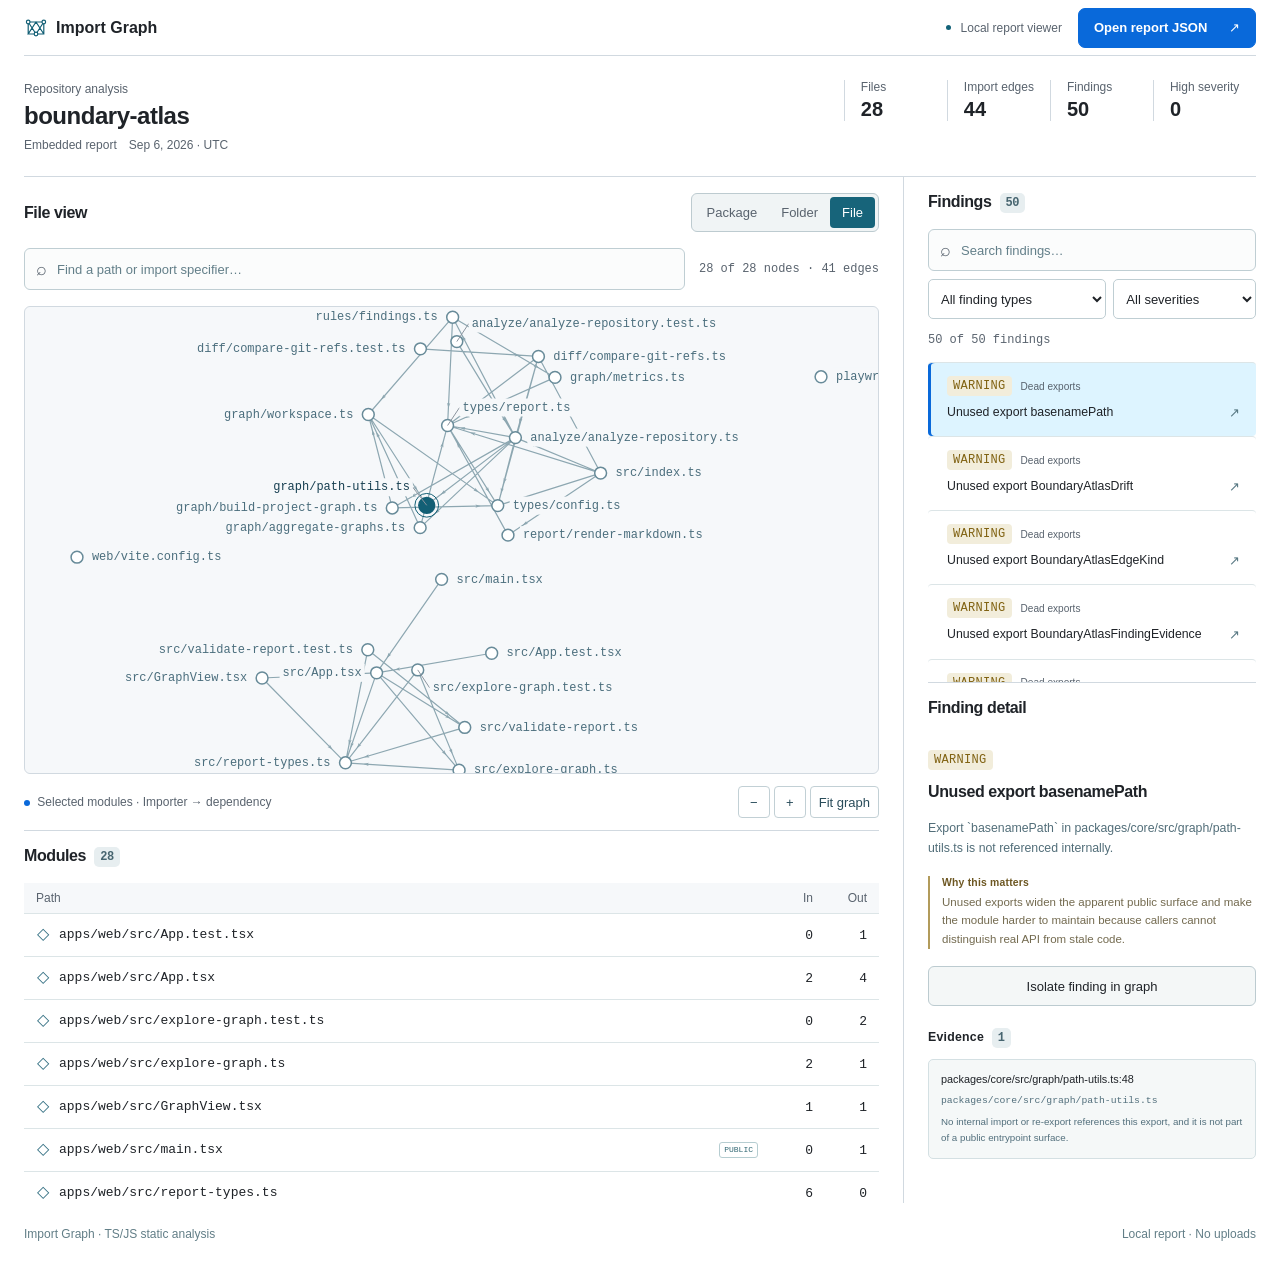
<file: docs/samples/self/html/index.html>
<!doctype html>
<html lang="en">
  <head>
    <meta charset="UTF-8" />
    <meta name="viewport" content="width=device-width, initial-scale=1.0" />
    <meta
      name="description"
      content="Import Graph is a local import graph explorer for TypeScript and JavaScript repositories with an offline report viewer."
    />
    <meta name="theme-color" content="#eff2f1" />
    <title>Import Graph | Import graph</title>
    <script type="module" crossorigin src="./assets/index-DjTyrxGw.js"></script>
    <link rel="stylesheet" crossorigin href="./assets/index-gyRyqOsw.css">
  <script>window.__BOUNDARY_ATLAS_EMBEDDED_REPORT__={"kind":"analysis","version":"1","generatedAt":"2026-09-06T18:55:18.726Z","project":{"label":"boundary-atlas","rootPath":"/workspace/scratch/e671c73efcba/boundary-atlas","repoName":"boundary-atlas","configPath":"/workspace/scratch/e671c73efcba/boundary-atlas/boundary-atlas.config.json"},"summary":{"fileCount":28,"folderCount":11,"packageCount":4,"internalEdgeCount":44,"cycleCount":0,"deepImportCount":0,"deadExportCount":38,"boundaryViolationCount":0,"crossFeatureCount":0,"hotspotCount":12},"config":{"exclude":["**/*.d.ts","**/node_modules/**","**/.git/**","**/dist/**","**/coverage/**","fixtures/**","scripts/**","e2e/**","docs/**"],"publicEntrypoints":["packages/*/src/index.ts","packages/*/src/index.js","apps/web/src/main.tsx","**/index.ts","**/index.tsx","**/index.js","**/index.jsx"],"boundaries":[{"name":"core-self","from":["packages/core/src/**"],"allow":["packages/core/src/**"]},{"name":"cli-to-core","from":["packages/cli/src/**"],"allow":["packages/cli/src/**","packages/core/src/**"]},{"name":"web-island","from":["apps/web/src/**"],"allow":["apps/web/src/**"]}]},"graphs":{"file":{"granularity":"file","nodes":[{"id":"file:apps/web/src/App.test.tsx","kind":"file","label":"App.test.tsx","path":"apps/web/src/App.test.tsx","packageName":"@boundary-atlas/web","isPublicEntrypoint":false,"fanIn":0,"fanOut":1},{"id":"file:apps/web/src/App.tsx","kind":"file","label":"App.tsx","path":"apps/web/src/App.tsx","packageName":"@boundary-atlas/web","isPublicEntrypoint":false,"fanIn":2,"fanOut":4},{"id":"file:apps/web/src/explore-graph.test.ts","kind":"file","label":"explore-graph.test.ts","path":"apps/web/src/explore-graph.test.ts","packageName":"@boundary-atlas/web","isPublicEntrypoint":false,"fanIn":0,"fanOut":2},{"id":"file:apps/web/src/explore-graph.ts","kind":"file","label":"explore-graph.ts","path":"apps/web/src/explore-graph.ts","packageName":"@boundary-atlas/web","isPublicEntrypoint":false,"fanIn":2,"fanOut":1},{"id":"file:apps/web/src/GraphView.tsx","kind":"file","label":"GraphView.tsx","path":"apps/web/src/GraphView.tsx","packageName":"@boundary-atlas/web","isPublicEntrypoint":false,"fanIn":1,"fanOut":1},{"id":"file:apps/web/src/main.tsx","kind":"file","label":"main.tsx","path":"apps/web/src/main.tsx","packageName":"@boundary-atlas/web","isPublicEntrypoint":true,"fanIn":0,"fanOut":1},{"id":"file:apps/web/src/report-types.ts","kind":"file","label":"report-types.ts","path":"apps/web/src/report-types.ts","packageName":"@boundary-atlas/web","isPublicEntrypoint":false,"fanIn":6,"fanOut":0},{"id":"file:apps/web/src/validate-report.test.ts","kind":"file","label":"validate-report.test.ts","path":"apps/web/src/validate-report.test.ts","packageName":"@boundary-atlas/web","isPublicEntrypoint":false,"fanIn":0,"fanOut":2},{"id":"file:apps/web/src/validate-report.ts","kind":"file","label":"validate-report.ts","path":"apps/web/src/validate-report.ts","packageName":"@boundary-atlas/web","isPublicEntrypoint":false,"fanIn":2,"fanOut":1},{"id":"file:apps/web/vite.config.ts","kind":"file","label":"vite.config.ts","path":"apps/web/vite.config.ts","packageName":"@boundary-atlas/web","isPublicEntrypoint":false,"fanIn":0,"fanOut":0},{"id":"file:eslint.config.mjs","kind":"file","label":"eslint.config.mjs","path":"eslint.config.mjs","packageName":"@boundary-atlas/root","isPublicEntrypoint":false,"fanIn":0,"fanOut":0},{"id":"file:packages/cli/src/index.ts","kind":"file","label":"index.ts","path":"packages/cli/src/index.ts","packageName":"boundary-atlas","isPublicEntrypoint":true,"fanIn":0,"fanOut":0},{"id":"file:packages/core/src/analyze/analyze-repository.test.ts","kind":"file","label":"analyze-repository.test.ts","path":"packages/core/src/analyze/analyze-repository.test.ts","packageName":"@boundary-atlas/core","isPublicEntrypoint":false,"fanIn":0,"fanOut":1},{"id":"file:packages/core/src/analyze/analyze-repository.ts","kind":"file","label":"analyze-repository.ts","path":"packages/core/src/analyze/analyze-repository.ts","packageName":"@boundary-atlas/core","isPublicEntrypoint":false,"fanIn":3,"fanOut":6},{"id":"file:packages/core/src/diff/compare-git-refs.test.ts","kind":"file","label":"compare-git-refs.test.ts","path":"packages/core/src/diff/compare-git-refs.test.ts","packageName":"@boundary-atlas/core","isPublicEntrypoint":false,"fanIn":0,"fanOut":1},{"id":"file:packages/core/src/diff/compare-git-refs.ts","kind":"file","label":"compare-git-refs.ts","path":"packages/core/src/diff/compare-git-refs.ts","packageName":"@boundary-atlas/core","isPublicEntrypoint":false,"fanIn":2,"fanOut":3},{"id":"file:packages/core/src/graph/aggregate-graphs.ts","kind":"file","label":"aggregate-graphs.ts","path":"packages/core/src/graph/aggregate-graphs.ts","packageName":"@boundary-atlas/core","isPublicEntrypoint":false,"fanIn":1,"fanOut":2},{"id":"file:packages/core/src/graph/build-project-graph.ts","kind":"file","label":"build-project-graph.ts","path":"packages/core/src/graph/build-project-graph.ts","packageName":"@boundary-atlas/core","isPublicEntrypoint":false,"fanIn":1,"fanOut":2},{"id":"file:packages/core/src/graph/metrics.ts","kind":"file","label":"metrics.ts","path":"packages/core/src/graph/metrics.ts","packageName":"@boundary-atlas/core","isPublicEntrypoint":false,"fanIn":1,"fanOut":1},{"id":"file:packages/core/src/graph/path-utils.ts","kind":"file","label":"path-utils.ts","path":"packages/core/src/graph/path-utils.ts","packageName":"@boundary-atlas/core","isPublicEntrypoint":false,"fanIn":2,"fanOut":0},{"id":"file:packages/core/src/graph/workspace.ts","kind":"file","label":"workspace.ts","path":"packages/core/src/graph/workspace.ts","packageName":"@boundary-atlas/core","isPublicEntrypoint":false,"fanIn":3,"fanOut":2},{"id":"file:packages/core/src/index.ts","kind":"file","label":"index.ts","path":"packages/core/src/index.ts","packageName":"@boundary-atlas/core","isPublicEntrypoint":true,"fanIn":0,"fanOut":5},{"id":"file:packages/core/src/report/render-markdown.ts","kind":"file","label":"render-markdown.ts","path":"packages/core/src/report/render-markdown.ts","packageName":"@boundary-atlas/core","isPublicEntrypoint":false,"fanIn":1,"fanOut":1},{"id":"file:packages/core/src/rules/findings.ts","kind":"file","label":"findings.ts","path":"packages/core/src/rules/findings.ts","packageName":"@boundary-atlas/core","isPublicEntrypoint":false,"fanIn":1,"fanOut":3},{"id":"file:packages/core/src/types/config.ts","kind":"file","label":"config.ts","path":"packages/core/src/types/config.ts","packageName":"@boundary-atlas/core","isPublicEntrypoint":false,"fanIn":6,"fanOut":0},{"id":"file:packages/core/src/types/report.ts","kind":"file","label":"report.ts","path":"packages/core/src/types/report.ts","packageName":"@boundary-atlas/core","isPublicEntrypoint":false,"fanIn":7,"fanOut":1},{"id":"file:playwright.config.ts","kind":"file","label":"playwright.config.ts","path":"playwright.config.ts","packageName":"@boundary-atlas/root","isPublicEntrypoint":false,"fanIn":0,"fanOut":0},{"id":"file:vitest.config.ts","kind":"file","label":"vitest.config.ts","path":"vitest.config.ts","packageName":"@boundary-atlas/root","isPublicEntrypoint":false,"fanIn":0,"fanOut":0}],"edges":[{"id":"file:apps/web/src/App.test.tsx->file:apps/web/src/App.tsx:import","source":"file:apps/web/src/App.test.tsx","target":"file:apps/web/src/App.tsx","kind":"import","importCount":1,"specifiers":["./App.js"]},{"id":"file:apps/web/src/App.tsx->file:apps/web/src/explore-graph.ts:import","source":"file:apps/web/src/App.tsx","target":"file:apps/web/src/explore-graph.ts","kind":"import","importCount":1,"specifiers":["./explore-graph.js"]},{"id":"file:apps/web/src/App.tsx->file:apps/web/src/GraphView.tsx:import","source":"file:apps/web/src/App.tsx","target":"file:apps/web/src/GraphView.tsx","kind":"import","importCount":1,"specifiers":["./GraphView.js"]},{"id":"file:apps/web/src/App.tsx->file:apps/web/src/report-types.ts:import","source":"file:apps/web/src/App.tsx","target":"file:apps/web/src/report-types.ts","kind":"import","importCount":1,"specifiers":["./report-types.js"]},{"id":"file:apps/web/src/App.tsx->file:apps/web/src/validate-report.ts:import","source":"file:apps/web/src/App.tsx","target":"file:apps/web/src/validate-report.ts","kind":"import","importCount":1,"specifiers":["./validate-report.js"]},{"id":"file:apps/web/src/explore-graph.test.ts->file:apps/web/src/explore-graph.ts:import","source":"file:apps/web/src/explore-graph.test.ts","target":"file:apps/web/src/explore-graph.ts","kind":"import","importCount":1,"specifiers":["./explore-graph.js"]},{"id":"file:apps/web/src/explore-graph.test.ts->file:apps/web/src/report-types.ts:import","source":"file:apps/web/src/explore-graph.test.ts","target":"file:apps/web/src/report-types.ts","kind":"import","importCount":1,"specifiers":["./report-types.js"]},{"id":"file:apps/web/src/explore-graph.ts->file:apps/web/src/report-types.ts:import","source":"file:apps/web/src/explore-graph.ts","target":"file:apps/web/src/report-types.ts","kind":"import","importCount":1,"specifiers":["./report-types.js"]},{"id":"file:apps/web/src/GraphView.tsx->file:apps/web/src/report-types.ts:import","source":"file:apps/web/src/GraphView.tsx","target":"file:apps/web/src/report-types.ts","kind":"import","importCount":1,"specifiers":["./report-types.js"]},{"id":"file:apps/web/src/main.tsx->file:apps/web/src/App.tsx:import","source":"file:apps/web/src/main.tsx","target":"file:apps/web/src/App.tsx","kind":"import","importCount":1,"specifiers":["./App.js"]},{"id":"file:apps/web/src/validate-report.test.ts->file:apps/web/src/report-types.ts:import","source":"file:apps/web/src/validate-report.test.ts","target":"file:apps/web/src/report-types.ts","kind":"import","importCount":1,"specifiers":["./report-types.js"]},{"id":"file:apps/web/src/validate-report.test.ts->file:apps/web/src/validate-report.ts:import","source":"file:apps/web/src/validate-report.test.ts","target":"file:apps/web/src/validate-report.ts","kind":"import","importCount":1,"specifiers":["./validate-report.js"]},{"id":"file:apps/web/src/validate-report.ts->file:apps/web/src/report-types.ts:import","source":"file:apps/web/src/validate-report.ts","target":"file:apps/web/src/report-types.ts","kind":"import","importCount":1,"specifiers":["./report-types.js"]},{"id":"file:packages/core/src/analyze/analyze-repository.test.ts->file:packages/core/src/analyze/analyze-repository.ts:import","source":"file:packages/core/src/analyze/analyze-repository.test.ts","target":"file:packages/core/src/analyze/analyze-repository.ts","kind":"import","importCount":1,"specifiers":["./analyze-repository.js"]},{"id":"file:packages/core/src/analyze/analyze-repository.ts->file:packages/core/src/graph/aggregate-graphs.ts:import","source":"file:packages/core/src/analyze/analyze-repository.ts","target":"file:packages/core/src/graph/aggregate-graphs.ts","kind":"import","importCount":1,"specifiers":["../graph/aggregate-graphs.js"]},{"id":"file:packages/core/src/analyze/analyze-repository.ts->file:packages/core/src/graph/build-project-graph.ts:import","source":"file:packages/core/src/analyze/analyze-repository.ts","target":"file:packages/core/src/graph/build-project-graph.ts","kind":"import","importCount":1,"specifiers":["../graph/build-project-graph.js"]},{"id":"file:packages/core/src/analyze/analyze-repository.ts->file:packages/core/src/graph/path-utils.ts:import","source":"file:packages/core/src/analyze/analyze-repository.ts","target":"file:packages/core/src/graph/path-utils.ts","kind":"import","importCount":1,"specifiers":["../graph/path-utils.js"]},{"id":"file:packages/core/src/analyze/analyze-repository.ts->file:packages/core/src/rules/findings.ts:import","source":"file:packages/core/src/analyze/analyze-repository.ts","target":"file:packages/core/src/rules/findings.ts","kind":"import","importCount":1,"specifiers":["../rules/findings.js"]},{"id":"file:packages/core/src/analyze/analyze-repository.ts->file:packages/core/src/types/config.ts:import","source":"file:packages/core/src/analyze/analyze-repository.ts","target":"file:packages/core/src/types/config.ts","kind":"import","importCount":1,"specifiers":["../types/config.js"]},{"id":"file:packages/core/src/analyze/analyze-repository.ts->file:packages/core/src/types/report.ts:import","source":"file:packages/core/src/analyze/analyze-repository.ts","target":"file:packages/core/src/types/report.ts","kind":"import","importCount":1,"specifiers":["../types/report.js"]},{"id":"file:packages/core/src/diff/compare-git-refs.test.ts->file:packages/core/src/diff/compare-git-refs.ts:import","source":"file:packages/core/src/diff/compare-git-refs.test.ts","target":"file:packages/core/src/diff/compare-git-refs.ts","kind":"import","importCount":1,"specifiers":["./compare-git-refs.js"]},{"id":"file:packages/core/src/diff/compare-git-refs.ts->file:packages/core/src/analyze/analyze-repository.ts:import","source":"file:packages/core/src/diff/compare-git-refs.ts","target":"file:packages/core/src/analyze/analyze-repository.ts","kind":"import","importCount":1,"specifiers":["../analyze/analyze-repository.js"]},{"id":"file:packages/core/src/diff/compare-git-refs.ts->file:packages/core/src/types/config.ts:import","source":"file:packages/core/src/diff/compare-git-refs.ts","target":"file:packages/core/src/types/config.ts","kind":"import","importCount":1,"specifiers":["../types/config.js"]},{"id":"file:packages/core/src/diff/compare-git-refs.ts->file:packages/core/src/types/report.ts:import","source":"file:packages/core/src/diff/compare-git-refs.ts","target":"file:packages/core/src/types/report.ts","kind":"import","importCount":1,"specifiers":["../types/report.js"]},{"id":"file:packages/core/src/graph/aggregate-graphs.ts->file:packages/core/src/graph/workspace.ts:import","source":"file:packages/core/src/graph/aggregate-graphs.ts","target":"file:packages/core/src/graph/workspace.ts","kind":"import","importCount":1,"specifiers":["./workspace.js"]},{"id":"file:packages/core/src/graph/aggregate-graphs.ts->file:packages/core/src/types/report.ts:import","source":"file:packages/core/src/graph/aggregate-graphs.ts","target":"file:packages/core/src/types/report.ts","kind":"import","importCount":1,"specifiers":["../types/report.js"]},{"id":"file:packages/core/src/graph/build-project-graph.ts->file:packages/core/src/graph/workspace.ts:import","source":"file:packages/core/src/graph/build-project-graph.ts","target":"file:packages/core/src/graph/workspace.ts","kind":"import","importCount":3,"specifiers":["./workspace.js"]},{"id":"file:packages/core/src/graph/build-project-graph.ts->file:packages/core/src/types/config.ts:import","source":"file:packages/core/src/graph/build-project-graph.ts","target":"file:packages/core/src/types/config.ts","kind":"import","importCount":2,"specifiers":["../types/config.js"]},{"id":"file:packages/core/src/graph/metrics.ts->file:packages/core/src/types/report.ts:import","source":"file:packages/core/src/graph/metrics.ts","target":"file:packages/core/src/types/report.ts","kind":"import","importCount":1,"specifiers":["../types/report.js"]},{"id":"file:packages/core/src/graph/workspace.ts->file:packages/core/src/graph/path-utils.ts:import","source":"file:packages/core/src/graph/workspace.ts","target":"file:packages/core/src/graph/path-utils.ts","kind":"import","importCount":1,"specifiers":["./path-utils.js"]},{"id":"file:packages/core/src/graph/workspace.ts->file:packages/core/src/types/config.ts:import","source":"file:packages/core/src/graph/workspace.ts","target":"file:packages/core/src/types/config.ts","kind":"import","importCount":1,"specifiers":["../types/config.js"]},{"id":"file:packages/core/src/index.ts->file:packages/core/src/analyze/analyze-repository.ts:reexport","source":"file:packages/core/src/index.ts","target":"file:packages/core/src/analyze/analyze-repository.ts","kind":"reexport","importCount":1,"specifiers":["./analyze/analyze-repository.js"]},{"id":"file:packages/core/src/index.ts->file:packages/core/src/diff/compare-git-refs.ts:reexport","source":"file:packages/core/src/index.ts","target":"file:packages/core/src/diff/compare-git-refs.ts","kind":"reexport","importCount":1,"specifiers":["./diff/compare-git-refs.js"]},{"id":"file:packages/core/src/index.ts->file:packages/core/src/report/render-markdown.ts:reexport","source":"file:packages/core/src/index.ts","target":"file:packages/core/src/report/render-markdown.ts","kind":"reexport","importCount":1,"specifiers":["./report/render-markdown.js"]},{"id":"file:packages/core/src/index.ts->file:packages/core/src/types/config.ts:reexport","source":"file:packages/core/src/index.ts","target":"file:packages/core/src/types/config.ts","kind":"reexport","importCount":1,"specifiers":["./types/config.js"]},{"id":"file:packages/core/src/index.ts->file:packages/core/src/types/report.ts:reexport","source":"file:packages/core/src/index.ts","target":"file:packages/core/src/types/report.ts","kind":"reexport","importCount":1,"specifiers":["./types/report.js"]},{"id":"file:packages/core/src/report/render-markdown.ts->file:packages/core/src/types/report.ts:import","source":"file:packages/core/src/report/render-markdown.ts","target":"file:packages/core/src/types/report.ts","kind":"import","importCount":1,"specifiers":["../types/report.js"]},{"id":"file:packages/core/src/rules/findings.ts->file:packages/core/src/graph/metrics.ts:import","source":"file:packages/core/src/rules/findings.ts","target":"file:packages/core/src/graph/metrics.ts","kind":"import","importCount":1,"specifiers":["../graph/metrics.js"]},{"id":"file:packages/core/src/rules/findings.ts->file:packages/core/src/graph/workspace.ts:import","source":"file:packages/core/src/rules/findings.ts","target":"file:packages/core/src/graph/workspace.ts","kind":"import","importCount":1,"specifiers":["../graph/workspace.js"]},{"id":"file:packages/core/src/rules/findings.ts->file:packages/core/src/types/report.ts:import","source":"file:packages/core/src/rules/findings.ts","target":"file:packages/core/src/types/report.ts","kind":"import","importCount":1,"specifiers":["../types/report.js"]},{"id":"file:packages/core/src/types/report.ts->file:packages/core/src/types/config.ts:import","source":"file:packages/core/src/types/report.ts","target":"file:packages/core/src/types/config.ts","kind":"import","importCount":1,"specifiers":["./config.js"]}]},"folder":{"granularity":"folder","nodes":[{"id":"folder:.","kind":"folder","label":".","path":".","packageName":"@boundary-atlas/root","fanIn":0,"fanOut":0},{"id":"folder:apps/web","kind":"folder","label":"web","path":"apps/web","packageName":"@boundary-atlas/web","fanIn":0,"fanOut":0},{"id":"folder:apps/web/src","kind":"folder","label":"src","path":"apps/web/src","packageName":"@boundary-atlas/web","fanIn":0,"fanOut":0},{"id":"folder:packages/cli/src","kind":"folder","label":"src","path":"packages/cli/src","packageName":"boundary-atlas","fanIn":0,"fanOut":0},{"id":"folder:packages/core/src","kind":"folder","label":"src","path":"packages/core/src","packageName":"@boundary-atlas/core","fanIn":0,"fanOut":4},{"id":"folder:packages/core/src/analyze","kind":"folder","label":"analyze","path":"packages/core/src/analyze","packageName":"@boundary-atlas/core","fanIn":2,"fanOut":3},{"id":"folder:packages/core/src/diff","kind":"folder","label":"diff","path":"packages/core/src/diff","packageName":"@boundary-atlas/core","fanIn":1,"fanOut":2},{"id":"folder:packages/core/src/graph","kind":"folder","label":"graph","path":"packages/core/src/graph","packageName":"@boundary-atlas/core","fanIn":2,"fanOut":1},{"id":"folder:packages/core/src/report","kind":"folder","label":"report","path":"packages/core/src/report","packageName":"@boundary-atlas/core","fanIn":1,"fanOut":1},{"id":"folder:packages/core/src/rules","kind":"folder","label":"rules","path":"packages/core/src/rules","packageName":"@boundary-atlas/core","fanIn":1,"fanOut":2},{"id":"folder:packages/core/src/types","kind":"folder","label":"types","path":"packages/core/src/types","packageName":"@boundary-atlas/core","fanIn":6,"fanOut":0}],"edges":[{"id":"folder:packages/core/src->folder:packages/core/src/analyze:reexport","source":"folder:packages/core/src","target":"folder:packages/core/src/analyze","kind":"reexport","importCount":1,"specifiers":["./analyze/analyze-repository.js"]},{"id":"folder:packages/core/src->folder:packages/core/src/diff:reexport","source":"folder:packages/core/src","target":"folder:packages/core/src/diff","kind":"reexport","importCount":1,"specifiers":["./diff/compare-git-refs.js"]},{"id":"folder:packages/core/src->folder:packages/core/src/report:reexport","source":"folder:packages/core/src","target":"folder:packages/core/src/report","kind":"reexport","importCount":1,"specifiers":["./report/render-markdown.js"]},{"id":"folder:packages/core/src->folder:packages/core/src/types:reexport","source":"folder:packages/core/src","target":"folder:packages/core/src/types","kind":"reexport","importCount":2,"specifiers":["./types/config.js","./types/report.js"]},{"id":"folder:packages/core/src/analyze->folder:packages/core/src/graph:import","source":"folder:packages/core/src/analyze","target":"folder:packages/core/src/graph","kind":"import","importCount":3,"specifiers":["../graph/aggregate-graphs.js","../graph/build-project-graph.js","../graph/path-utils.js"]},{"id":"folder:packages/core/src/analyze->folder:packages/core/src/rules:import","source":"folder:packages/core/src/analyze","target":"folder:packages/core/src/rules","kind":"import","importCount":1,"specifiers":["../rules/findings.js"]},{"id":"folder:packages/core/src/analyze->folder:packages/core/src/types:import","source":"folder:packages/core/src/analyze","target":"folder:packages/core/src/types","kind":"import","importCount":2,"specifiers":["../types/config.js","../types/report.js"]},{"id":"folder:packages/core/src/diff->folder:packages/core/src/analyze:import","source":"folder:packages/core/src/diff","target":"folder:packages/core/src/analyze","kind":"import","importCount":1,"specifiers":["../analyze/analyze-repository.js"]},{"id":"folder:packages/core/src/diff->folder:packages/core/src/types:import","source":"folder:packages/core/src/diff","target":"folder:packages/core/src/types","kind":"import","importCount":2,"specifiers":["../types/config.js","../types/report.js"]},{"id":"folder:packages/core/src/graph->folder:packages/core/src/types:import","source":"folder:packages/core/src/graph","target":"folder:packages/core/src/types","kind":"import","importCount":5,"specifiers":["../types/report.js","../types/config.js"]},{"id":"folder:packages/core/src/report->folder:packages/core/src/types:import","source":"folder:packages/core/src/report","target":"folder:packages/core/src/types","kind":"import","importCount":1,"specifiers":["../types/report.js"]},{"id":"folder:packages/core/src/rules->folder:packages/core/src/graph:import","source":"folder:packages/core/src/rules","target":"folder:packages/core/src/graph","kind":"import","importCount":2,"specifiers":["../graph/metrics.js","../graph/workspace.js"]},{"id":"folder:packages/core/src/rules->folder:packages/core/src/types:import","source":"folder:packages/core/src/rules","target":"folder:packages/core/src/types","kind":"import","importCount":1,"specifiers":["../types/report.js"]}]},"package":{"granularity":"package","nodes":[{"id":"package:@boundary-atlas/web","kind":"package","label":"@boundary-atlas/web","path":"package:apps/web","packageName":"@boundary-atlas/web","fanIn":0,"fanOut":0},{"id":"package:boundary-atlas","kind":"package","label":"boundary-atlas","path":"package:packages/cli","packageName":"boundary-atlas","fanIn":0,"fanOut":0},{"id":"package:@boundary-atlas/core","kind":"package","label":"@boundary-atlas/core","path":"package:packages/core","packageName":"@boundary-atlas/core","fanIn":0,"fanOut":0},{"id":"package:@boundary-atlas/root","kind":"package","label":"@boundary-atlas/root","path":"package:root","packageName":"@boundary-atlas/root","fanIn":0,"fanOut":0}],"edges":[]}},"findings":[{"id":"finding:hotspot:file hotspot: apps/web/src/App.tsx:apps/web/src/App.tsx->:apps/web/src/App.tsx","fingerprint":"hotspot:file hotspot: apps/web/src/App.tsx:apps/web/src/App.tsx->:apps/web/src/App.tsx","type":"hotspot","severity":"warn","title":"file hotspot: apps/web/src/App.tsx","summary":"apps/web/src/App.tsx has fan-in 2 and fan-out 4.","whyRisky":"High fan-in means many callers depend on this node. High fan-out means this node reaches across many other areas. Either shape concentrates architectural churn.","nodeIds":["file:apps/web/src/App.tsx"],"evidence":[{"label":"apps/web/src/App.tsx","sourcePath":"apps/web/src/App.tsx"}],"metrics":{"granularity":"file","fanIn":2,"fanOut":4}},{"id":"finding:hotspot:file hotspot: apps/web/src/report-types.ts:apps/web/src/report-types.ts->:apps/web/src/report-types.ts","fingerprint":"hotspot:file hotspot: apps/web/src/report-types.ts:apps/web/src/report-types.ts->:apps/web/src/report-types.ts","type":"hotspot","severity":"warn","title":"file hotspot: apps/web/src/report-types.ts","summary":"apps/web/src/report-types.ts has fan-in 6 and fan-out 0.","whyRisky":"High fan-in means many callers depend on this node. High fan-out means this node reaches across many other areas. Either shape concentrates architectural churn.","nodeIds":["file:apps/web/src/report-types.ts"],"evidence":[{"label":"apps/web/src/report-types.ts","sourcePath":"apps/web/src/report-types.ts"}],"metrics":{"granularity":"file","fanIn":6,"fanOut":0}},{"id":"finding:hotspot:file hotspot: packages/core/src/analyze/analyze-repository.ts:packages/core/src/analyze/analyze-repository.ts->:packages/core/src/analyze/analyze-repository.ts","fingerprint":"hotspot:file hotspot: packages/core/src/analyze/analyze-repository.ts:packages/core/src/analyze/analyze-repository.ts->:packages/core/src/analyze/analyze-repository.ts","type":"hotspot","severity":"warn","title":"file hotspot: packages/core/src/analyze/analyze-repository.ts","summary":"packages/core/src/analyze/analyze-repository.ts has fan-in 3 and fan-out 6.","whyRisky":"High fan-in means many callers depend on this node. High fan-out means this node reaches across many other areas. Either shape concentrates architectural churn.","nodeIds":["file:packages/core/src/analyze/analyze-repository.ts"],"evidence":[{"label":"packages/core/src/analyze/analyze-repository.ts","sourcePath":"packages/core/src/analyze/analyze-repository.ts"}],"metrics":{"granularity":"file","fanIn":3,"fanOut":6}},{"id":"finding:hotspot:file hotspot: packages/core/src/diff/compare-git-refs.ts:packages/core/src/diff/compare-git-refs.ts->:packages/core/src/diff/compare-git-refs.ts","fingerprint":"hotspot:file hotspot: packages/core/src/diff/compare-git-refs.ts:packages/core/src/diff/compare-git-refs.ts->:packages/core/src/diff/compare-git-refs.ts","type":"hotspot","severity":"warn","title":"file hotspot: packages/core/src/diff/compare-git-refs.ts","summary":"packages/core/src/diff/compare-git-refs.ts has fan-in 2 and fan-out 3.","whyRisky":"High fan-in means many callers depend on this node. High fan-out means this node reaches across many other areas. Either shape concentrates architectural churn.","nodeIds":["file:packages/core/src/diff/compare-git-refs.ts"],"evidence":[{"label":"packages/core/src/diff/compare-git-refs.ts","sourcePath":"packages/core/src/diff/compare-git-refs.ts"}],"metrics":{"granularity":"file","fanIn":2,"fanOut":3}},{"id":"finding:hotspot:file hotspot: packages/core/src/graph/workspace.ts:packages/core/src/graph/workspace.ts->:packages/core/src/graph/workspace.ts","fingerprint":"hotspot:file hotspot: packages/core/src/graph/workspace.ts:packages/core/src/graph/workspace.ts->:packages/core/src/graph/workspace.ts","type":"hotspot","severity":"warn","title":"file hotspot: packages/core/src/graph/workspace.ts","summary":"packages/core/src/graph/workspace.ts has fan-in 3 and fan-out 2.","whyRisky":"High fan-in means many callers depend on this node. High fan-out means this node reaches across many other areas. Either shape concentrates architectural churn.","nodeIds":["file:packages/core/src/graph/workspace.ts"],"evidence":[{"label":"packages/core/src/graph/workspace.ts","sourcePath":"packages/core/src/graph/workspace.ts"}],"metrics":{"granularity":"file","fanIn":3,"fanOut":2}},{"id":"finding:hotspot:file hotspot: packages/core/src/index.ts:packages/core/src/index.ts->:packages/core/src/index.ts","fingerprint":"hotspot:file hotspot: packages/core/src/index.ts:packages/core/src/index.ts->:packages/core/src/index.ts","type":"hotspot","severity":"warn","title":"file hotspot: packages/core/src/index.ts","summary":"packages/core/src/index.ts has fan-in 0 and fan-out 5.","whyRisky":"High fan-in means many callers depend on this node. High fan-out means this node reaches across many other areas. Either shape concentrates architectural churn.","nodeIds":["file:packages/core/src/index.ts"],"evidence":[{"label":"packages/core/src/index.ts","sourcePath":"packages/core/src/index.ts"}],"metrics":{"granularity":"file","fanIn":0,"fanOut":5}},{"id":"finding:hotspot:file hotspot: packages/core/src/rules/findings.ts:packages/core/src/rules/findings.ts->:packages/core/src/rules/findings.ts","fingerprint":"hotspot:file hotspot: packages/core/src/rules/findings.ts:packages/core/src/rules/findings.ts->:packages/core/src/rules/findings.ts","type":"hotspot","severity":"warn","title":"file hotspot: packages/core/src/rules/findings.ts","summary":"packages/core/src/rules/findings.ts has fan-in 1 and fan-out 3.","whyRisky":"High fan-in means many callers depend on this node. High fan-out means this node reaches across many other areas. Either shape concentrates architectural churn.","nodeIds":["file:packages/core/src/rules/findings.ts"],"evidence":[{"label":"packages/core/src/rules/findings.ts","sourcePath":"packages/core/src/rules/findings.ts"}],"metrics":{"granularity":"file","fanIn":1,"fanOut":3}},{"id":"finding:hotspot:file hotspot: packages/core/src/types/config.ts:packages/core/src/types/config.ts->:packages/core/src/types/config.ts","fingerprint":"hotspot:file hotspot: packages/core/src/types/config.ts:packages/core/src/types/config.ts->:packages/core/src/types/config.ts","type":"hotspot","severity":"warn","title":"file hotspot: packages/core/src/types/config.ts","summary":"packages/core/src/types/config.ts has fan-in 6 and fan-out 0.","whyRisky":"High fan-in means many callers depend on this node. High fan-out means this node reaches across many other areas. Either shape concentrates architectural churn.","nodeIds":["file:packages/core/src/types/config.ts"],"evidence":[{"label":"packages/core/src/types/config.ts","sourcePath":"packages/core/src/types/config.ts"}],"metrics":{"granularity":"file","fanIn":6,"fanOut":0}},{"id":"finding:hotspot:file hotspot: packages/core/src/types/report.ts:packages/core/src/types/report.ts->:packages/core/src/types/report.ts","fingerprint":"hotspot:file hotspot: packages/core/src/types/report.ts:packages/core/src/types/report.ts->:packages/core/src/types/report.ts","type":"hotspot","severity":"warn","title":"file hotspot: packages/core/src/types/report.ts","summary":"packages/core/src/types/report.ts has fan-in 7 and fan-out 1.","whyRisky":"High fan-in means many callers depend on this node. High fan-out means this node reaches across many other areas. Either shape concentrates architectural churn.","nodeIds":["file:packages/core/src/types/report.ts"],"evidence":[{"label":"packages/core/src/types/report.ts","sourcePath":"packages/core/src/types/report.ts"}],"metrics":{"granularity":"file","fanIn":7,"fanOut":1}},{"id":"finding:hotspot:folder hotspot: packages/core/src:packages/core/src->:packages/core/src","fingerprint":"hotspot:folder hotspot: packages/core/src:packages/core/src->:packages/core/src","type":"hotspot","severity":"warn","title":"folder hotspot: packages/core/src","summary":"packages/core/src has fan-in 0 and fan-out 4.","whyRisky":"High fan-in means many callers depend on this node. High fan-out means this node reaches across many other areas. Either shape concentrates architectural churn.","nodeIds":["folder:packages/core/src"],"evidence":[{"label":"packages/core/src","sourcePath":"packages/core/src"}],"metrics":{"granularity":"folder","fanIn":0,"fanOut":4}},{"id":"finding:hotspot:folder hotspot: packages/core/src/analyze:packages/core/src/analyze->:packages/core/src/analyze","fingerprint":"hotspot:folder hotspot: packages/core/src/analyze:packages/core/src/analyze->:packages/core/src/analyze","type":"hotspot","severity":"warn","title":"folder hotspot: packages/core/src/analyze","summary":"packages/core/src/analyze has fan-in 2 and fan-out 3.","whyRisky":"High fan-in means many callers depend on this node. High fan-out means this node reaches across many other areas. Either shape concentrates architectural churn.","nodeIds":["folder:packages/core/src/analyze"],"evidence":[{"label":"packages/core/src/analyze","sourcePath":"packages/core/src/analyze"}],"metrics":{"granularity":"folder","fanIn":2,"fanOut":3}},{"id":"finding:hotspot:folder hotspot: packages/core/src/types:packages/core/src/types->:packages/core/src/types","fingerprint":"hotspot:folder hotspot: packages/core/src/types:packages/core/src/types->:packages/core/src/types","type":"hotspot","severity":"warn","title":"folder hotspot: packages/core/src/types","summary":"packages/core/src/types has fan-in 6 and fan-out 0.","whyRisky":"High fan-in means many callers depend on this node. High fan-out means this node reaches across many other areas. Either shape concentrates architectural churn.","nodeIds":["folder:packages/core/src/types"],"evidence":[{"label":"packages/core/src/types","sourcePath":"packages/core/src/types"}],"metrics":{"granularity":"folder","fanIn":6,"fanOut":0}},{"id":"finding:dead-export:Unused export basenamePath:packages/core/src/graph/path-utils.ts->:packages/core/src/graph/path-utils.ts:48","fingerprint":"dead-export:Unused export basenamePath:packages/core/src/graph/path-utils.ts->:packages/core/src/graph/path-utils.ts:48","type":"dead-export","severity":"warn","title":"Unused export basenamePath","summary":"Export `basenamePath` in packages/core/src/graph/path-utils.ts is not referenced internally.","whyRisky":"Unused exports widen the apparent public surface and make the module harder to maintain because callers cannot distinguish real API from stale code.","nodeIds":["file:packages/core/src/graph/path-utils.ts"],"evidence":[{"label":"packages/core/src/graph/path-utils.ts:48","sourcePath":"packages/core/src/graph/path-utils.ts","details":"No internal import or re-export references this export, and it is not part of a public entrypoint surface."}],"metrics":{"exportName":"basenamePath","line":48}},{"id":"finding:dead-export:Unused export BoundaryAtlasDrift:apps/web/src/report-types.ts->:apps/web/src/report-types.ts:69","fingerprint":"dead-export:Unused export BoundaryAtlasDrift:apps/web/src/report-types.ts->:apps/web/src/report-types.ts:69","type":"dead-export","severity":"warn","title":"Unused export BoundaryAtlasDrift","summary":"Export `BoundaryAtlasDrift` in apps/web/src/report-types.ts is not referenced internally.","whyRisky":"Unused exports widen the apparent public surface and make the module harder to maintain because callers cannot distinguish real API from stale code.","nodeIds":["file:apps/web/src/report-types.ts"],"evidence":[{"label":"apps/web/src/report-types.ts:69","sourcePath":"apps/web/src/report-types.ts","details":"No internal import or re-export references this export, and it is not part of a public entrypoint surface."}],"metrics":{"exportName":"BoundaryAtlasDrift","line":69}},{"id":"finding:dead-export:Unused export BoundaryAtlasEdgeKind:packages/core/src/types/report.ts->:packages/core/src/types/report.ts:12","fingerprint":"dead-export:Unused export BoundaryAtlasEdgeKind:packages/core/src/types/report.ts->:packages/core/src/types/report.ts:12","type":"dead-export","severity":"warn","title":"Unused export BoundaryAtlasEdgeKind","summary":"Export `BoundaryAtlasEdgeKind` in packages/core/src/types/report.ts is not referenced internally.","whyRisky":"Unused exports widen the apparent public surface and make the module harder to maintain because callers cannot distinguish real API from stale code.","nodeIds":["file:packages/core/src/types/report.ts"],"evidence":[{"label":"packages/core/src/types/report.ts:12","sourcePath":"packages/core/src/types/report.ts","details":"No internal import or re-export references this export, and it is not part of a public entrypoint surface."}],"metrics":{"exportName":"BoundaryAtlasEdgeKind","line":12}},{"id":"finding:dead-export:Unused export BoundaryAtlasFindingEvidence:apps/web/src/report-types.ts->:apps/web/src/report-types.ts:38","fingerprint":"dead-export:Unused export BoundaryAtlasFindingEvidence:apps/web/src/report-types.ts->:apps/web/src/report-types.ts:38","type":"dead-export","severity":"warn","title":"Unused export BoundaryAtlasFindingEvidence","summary":"Export `BoundaryAtlasFindingEvidence` in apps/web/src/report-types.ts is not referenced internally.","whyRisky":"Unused exports widen the apparent public surface and make the module harder to maintain because callers cannot distinguish real API from stale code.","nodeIds":["file:apps/web/src/report-types.ts"],"evidence":[{"label":"apps/web/src/report-types.ts:38","sourcePath":"apps/web/src/report-types.ts","details":"No internal import or re-export references this export, and it is not part of a public entrypoint surface."}],"metrics":{"exportName":"BoundaryAtlasFindingEvidence","line":38}},{"id":"finding:dead-export:Unused export BoundaryAtlasFindingType:apps/web/src/report-types.ts->:apps/web/src/report-types.ts:2","fingerprint":"dead-export:Unused export BoundaryAtlasFindingType:apps/web/src/report-types.ts->:apps/web/src/report-types.ts:2","type":"dead-export","severity":"warn","title":"Unused export BoundaryAtlasFindingType","summary":"Export `BoundaryAtlasFindingType` in apps/web/src/report-types.ts is not referenced internally.","whyRisky":"Unused exports widen the apparent public surface and make the module harder to maintain because callers cannot distinguish real API from stale code.","nodeIds":["file:apps/web/src/report-types.ts"],"evidence":[{"label":"apps/web/src/report-types.ts:2","sourcePath":"apps/web/src/report-types.ts","details":"No internal import or re-export references this export, and it is not part of a public entrypoint surface."}],"metrics":{"exportName":"BoundaryAtlasFindingType","line":2}},{"id":"finding:dead-export:Unused export BoundaryAtlasFindingType:packages/core/src/types/report.ts->:packages/core/src/types/report.ts:4","fingerprint":"dead-export:Unused export BoundaryAtlasFindingType:packages/core/src/types/report.ts->:packages/core/src/types/report.ts:4","type":"dead-export","severity":"warn","title":"Unused export BoundaryAtlasFindingType","summary":"Export `BoundaryAtlasFindingType` in packages/core/src/types/report.ts is not referenced internally.","whyRisky":"Unused exports widen the apparent public surface and make the module harder to maintain because callers cannot distinguish real API from stale code.","nodeIds":["file:packages/core/src/types/report.ts"],"evidence":[{"label":"packages/core/src/types/report.ts:4","sourcePath":"packages/core/src/types/report.ts","details":"No internal import or re-export references this export, and it is not part of a public entrypoint surface."}],"metrics":{"exportName":"BoundaryAtlasFindingType","line":4}},{"id":"finding:dead-export:Unused export BoundaryAtlasGitFileChange:packages/core/src/types/report.ts->:packages/core/src/types/report.ts:129","fingerprint":"dead-export:Unused export BoundaryAtlasGitFileChange:packages/core/src/types/report.ts->:packages/core/src/types/report.ts:129","type":"dead-export","severity":"warn","title":"Unused export BoundaryAtlasGitFileChange","summary":"Export `BoundaryAtlasGitFileChange` in packages/core/src/types/report.ts is not referenced internally.","whyRisky":"Unused exports widen the apparent public surface and make the module harder to maintain because callers cannot distinguish real API from stale code.","nodeIds":["file:packages/core/src/types/report.ts"],"evidence":[{"label":"packages/core/src/types/report.ts:129","sourcePath":"packages/core/src/types/report.ts","details":"No internal import or re-export references this export, and it is not part of a public entrypoint surface."}],"metrics":{"exportName":"BoundaryAtlasGitFileChange","line":129}},{"id":"finding:dead-export:Unused export BoundaryAtlasGitFileChangeStatus:packages/core/src/types/report.ts->:packages/core/src/types/report.ts:120","fingerprint":"dead-export:Unused export BoundaryAtlasGitFileChangeStatus:packages/core/src/types/report.ts->:packages/core/src/types/report.ts:120","type":"dead-export","severity":"warn","title":"Unused export BoundaryAtlasGitFileChangeStatus","summary":"Export `BoundaryAtlasGitFileChangeStatus` in packages/core/src/types/report.ts is not referenced internally.","whyRisky":"Unused exports widen the apparent public surface and make the module harder to maintain because callers cannot distinguish real API from stale code.","nodeIds":["file:packages/core/src/types/report.ts"],"evidence":[{"label":"packages/core/src/types/report.ts:120","sourcePath":"packages/core/src/types/report.ts","details":"No internal import or re-export references this export, and it is not part of a public entrypoint surface."}],"metrics":{"exportName":"BoundaryAtlasGitFileChangeStatus","line":120}},{"id":"finding:dead-export:Unused export BoundaryAtlasGraphDrift:packages/core/src/types/report.ts->:packages/core/src/types/report.ts:135","fingerprint":"dead-export:Unused export BoundaryAtlasGraphDrift:packages/core/src/types/report.ts->:packages/core/src/types/report.ts:135","type":"dead-export","severity":"warn","title":"Unused export BoundaryAtlasGraphDrift","summary":"Export `BoundaryAtlasGraphDrift` in packages/core/src/types/report.ts is not referenced internally.","whyRisky":"Unused exports widen the apparent public surface and make the module harder to maintain because callers cannot distinguish real API from stale code.","nodeIds":["file:packages/core/src/types/report.ts"],"evidence":[{"label":"packages/core/src/types/report.ts:135","sourcePath":"packages/core/src/types/report.ts","details":"No internal import or re-export references this export, and it is not part of a public entrypoint surface."}],"metrics":{"exportName":"BoundaryAtlasGraphDrift","line":135}},{"id":"finding:dead-export:Unused export BoundaryAtlasGraphEdge:apps/web/src/report-types.ts->:apps/web/src/report-types.ts:23","fingerprint":"dead-export:Unused export BoundaryAtlasGraphEdge:apps/web/src/report-types.ts->:apps/web/src/report-types.ts:23","type":"dead-export","severity":"warn","title":"Unused export BoundaryAtlasGraphEdge","summary":"Export `BoundaryAtlasGraphEdge` in apps/web/src/report-types.ts is not referenced internally.","whyRisky":"Unused exports widen the apparent public surface and make the module harder to maintain because callers cannot distinguish real API from stale code.","nodeIds":["file:apps/web/src/report-types.ts"],"evidence":[{"label":"apps/web/src/report-types.ts:23","sourcePath":"apps/web/src/report-types.ts","details":"No internal import or re-export references this export, and it is not part of a public entrypoint surface."}],"metrics":{"exportName":"BoundaryAtlasGraphEdge","line":23}},{"id":"finding:dead-export:Unused export BoundaryAtlasHotspot:apps/web/src/report-types.ts->:apps/web/src/report-types.ts:58","fingerprint":"dead-export:Unused export BoundaryAtlasHotspot:apps/web/src/report-types.ts->:apps/web/src/report-types.ts:58","type":"dead-export","severity":"warn","title":"Unused export BoundaryAtlasHotspot","summary":"Export `BoundaryAtlasHotspot` in apps/web/src/report-types.ts is not referenced internally.","whyRisky":"Unused exports widen the apparent public surface and make the module harder to maintain because callers cannot distinguish real API from stale code.","nodeIds":["file:apps/web/src/report-types.ts"],"evidence":[{"label":"apps/web/src/report-types.ts:58","sourcePath":"apps/web/src/report-types.ts","details":"No internal import or re-export references this export, and it is not part of a public entrypoint surface."}],"metrics":{"exportName":"BoundaryAtlasHotspot","line":58}},{"id":"finding:dead-export:Unused export BoundaryAtlasProjectMetadata:packages/core/src/types/report.ts->:packages/core/src/types/report.ts:14","fingerprint":"dead-export:Unused export BoundaryAtlasProjectMetadata:packages/core/src/types/report.ts->:packages/core/src/types/report.ts:14","type":"dead-export","severity":"warn","title":"Unused export BoundaryAtlasProjectMetadata","summary":"Export `BoundaryAtlasProjectMetadata` in packages/core/src/types/report.ts is not referenced internally.","whyRisky":"Unused exports widen the apparent public surface and make the module harder to maintain because callers cannot distinguish real API from stale code.","nodeIds":["file:packages/core/src/types/report.ts"],"evidence":[{"label":"packages/core/src/types/report.ts:14","sourcePath":"packages/core/src/types/report.ts","details":"No internal import or re-export references this export, and it is not part of a public entrypoint surface."}],"metrics":{"exportName":"BoundaryAtlasProjectMetadata","line":14}},{"id":"finding:dead-export:Unused export BoundaryAtlasReportInput:packages/core/src/types/report.ts->:packages/core/src/types/report.ts:183","fingerprint":"dead-export:Unused export BoundaryAtlasReportInput:packages/core/src/types/report.ts->:packages/core/src/types/report.ts:183","type":"dead-export","severity":"warn","title":"Unused export BoundaryAtlasReportInput","summary":"Export `BoundaryAtlasReportInput` in packages/core/src/types/report.ts is not referenced internally.","whyRisky":"Unused exports widen the apparent public surface and make the module harder to maintain because callers cannot distinguish real API from stale code.","nodeIds":["file:packages/core/src/types/report.ts"],"evidence":[{"label":"packages/core/src/types/report.ts:183","sourcePath":"packages/core/src/types/report.ts","details":"No internal import or re-export references this export, and it is not part of a public entrypoint surface."}],"metrics":{"exportName":"BoundaryAtlasReportInput","line":183}},{"id":"finding:dead-export:Unused export BoundaryAtlasRisk:packages/core/src/types/report.ts->:packages/core/src/types/report.ts:72","fingerprint":"dead-export:Unused export BoundaryAtlasRisk:packages/core/src/types/report.ts->:packages/core/src/types/report.ts:72","type":"dead-export","severity":"warn","title":"Unused export BoundaryAtlasRisk","summary":"Export `BoundaryAtlasRisk` in packages/core/src/types/report.ts is not referenced internally.","whyRisky":"Unused exports widen the apparent public surface and make the module harder to maintain because callers cannot distinguish real API from stale code.","nodeIds":["file:packages/core/src/types/report.ts"],"evidence":[{"label":"packages/core/src/types/report.ts:72","sourcePath":"packages/core/src/types/report.ts","details":"No internal import or re-export references this export, and it is not part of a public entrypoint surface."}],"metrics":{"exportName":"BoundaryAtlasRisk","line":72}},{"id":"finding:dead-export:Unused export BoundaryAtlasSeverity:apps/web/src/report-types.ts->:apps/web/src/report-types.ts:9","fingerprint":"dead-export:Unused export BoundaryAtlasSeverity:apps/web/src/report-types.ts->:apps/web/src/report-types.ts:9","type":"dead-export","severity":"warn","title":"Unused export BoundaryAtlasSeverity","summary":"Export `BoundaryAtlasSeverity` in apps/web/src/report-types.ts is not referenced internally.","whyRisky":"Unused exports widen the apparent public surface and make the module harder to maintain because callers cannot distinguish real API from stale code.","nodeIds":["file:apps/web/src/report-types.ts"],"evidence":[{"label":"apps/web/src/report-types.ts:9","sourcePath":"apps/web/src/report-types.ts","details":"No internal import or re-export references this export, and it is not part of a public entrypoint surface."}],"metrics":{"exportName":"BoundaryAtlasSeverity","line":9}},{"id":"finding:dead-export:Unused export BoundaryAtlasSeverity:packages/core/src/types/report.ts->:packages/core/src/types/report.ts:11","fingerprint":"dead-export:Unused export BoundaryAtlasSeverity:packages/core/src/types/report.ts->:packages/core/src/types/report.ts:11","type":"dead-export","severity":"warn","title":"Unused export BoundaryAtlasSeverity","summary":"Export `BoundaryAtlasSeverity` in packages/core/src/types/report.ts is not referenced internally.","whyRisky":"Unused exports widen the apparent public surface and make the module harder to maintain because callers cannot distinguish real API from stale code.","nodeIds":["file:packages/core/src/types/report.ts"],"evidence":[{"label":"packages/core/src/types/report.ts:11","sourcePath":"packages/core/src/types/report.ts","details":"No internal import or re-export references this export, and it is not part of a public entrypoint surface."}],"metrics":{"exportName":"BoundaryAtlasSeverity","line":11}},{"id":"finding:dead-export:Unused export BoundaryAtlasSummary:packages/core/src/types/report.ts->:packages/core/src/types/report.ts:152","fingerprint":"dead-export:Unused export BoundaryAtlasSummary:packages/core/src/types/report.ts->:packages/core/src/types/report.ts:152","type":"dead-export","severity":"warn","title":"Unused export BoundaryAtlasSummary","summary":"Export `BoundaryAtlasSummary` in packages/core/src/types/report.ts is not referenced internally.","whyRisky":"Unused exports widen the apparent public surface and make the module harder to maintain because callers cannot distinguish real API from stale code.","nodeIds":["file:packages/core/src/types/report.ts"],"evidence":[{"label":"packages/core/src/types/report.ts:152","sourcePath":"packages/core/src/types/report.ts","details":"No internal import or re-export references this export, and it is not part of a public entrypoint surface."}],"metrics":{"exportName":"BoundaryAtlasSummary","line":152}},{"id":"finding:dead-export:Unused export BoundaryRule:packages/core/src/types/config.ts->:packages/core/src/types/config.ts:4","fingerprint":"dead-export:Unused export BoundaryRule:packages/core/src/types/config.ts->:packages/core/src/types/config.ts:4","type":"dead-export","severity":"warn","title":"Unused export BoundaryRule","summary":"Export `BoundaryRule` in packages/core/src/types/config.ts is not referenced internally.","whyRisky":"Unused exports widen the apparent public surface and make the module harder to maintain because callers cannot distinguish real API from stale code.","nodeIds":["file:packages/core/src/types/config.ts"],"evidence":[{"label":"packages/core/src/types/config.ts:4","sourcePath":"packages/core/src/types/config.ts","details":"No internal import or re-export references this export, and it is not part of a public entrypoint surface."}],"metrics":{"exportName":"BoundaryRule","line":4}},{"id":"finding:dead-export:Unused export collectLocalExports:packages/core/src/graph/workspace.ts->:packages/core/src/graph/workspace.ts:291","fingerprint":"dead-export:Unused export collectLocalExports:packages/core/src/graph/workspace.ts->:packages/core/src/graph/workspace.ts:291","type":"dead-export","severity":"warn","title":"Unused export collectLocalExports","summary":"Export `collectLocalExports` in packages/core/src/graph/workspace.ts is not referenced internally.","whyRisky":"Unused exports widen the apparent public surface and make the module harder to maintain because callers cannot distinguish real API from stale code.","nodeIds":["file:packages/core/src/graph/workspace.ts"],"evidence":[{"label":"packages/core/src/graph/workspace.ts:291","sourcePath":"packages/core/src/graph/workspace.ts","details":"No internal import or re-export references this export, and it is not part of a public entrypoint surface."}],"metrics":{"exportName":"collectLocalExports","line":291}},{"id":"finding:dead-export:Unused export createGraphNodeId:packages/core/src/graph/path-utils.ts->:packages/core/src/graph/path-utils.ts:56","fingerprint":"dead-export:Unused export createGraphNodeId:packages/core/src/graph/path-utils.ts->:packages/core/src/graph/path-utils.ts:56","type":"dead-export","severity":"warn","title":"Unused export createGraphNodeId","summary":"Export `createGraphNodeId` in packages/core/src/graph/path-utils.ts is not referenced internally.","whyRisky":"Unused exports widen the apparent public surface and make the module harder to maintain because callers cannot distinguish real API from stale code.","nodeIds":["file:packages/core/src/graph/path-utils.ts"],"evidence":[{"label":"packages/core/src/graph/path-utils.ts:56","sourcePath":"packages/core/src/graph/path-utils.ts","details":"No internal import or re-export references this export, and it is not part of a public entrypoint surface."}],"metrics":{"exportName":"createGraphNodeId","line":56}},{"id":"finding:dead-export:Unused export default:eslint.config.mjs->:eslint.config.mjs:7","fingerprint":"dead-export:Unused export default:eslint.config.mjs->:eslint.config.mjs:7","type":"dead-export","severity":"warn","title":"Unused export default","summary":"Export `default` in eslint.config.mjs is not referenced internally.","whyRisky":"Unused exports widen the apparent public surface and make the module harder to maintain because callers cannot distinguish real API from stale code.","nodeIds":["file:eslint.config.mjs"],"evidence":[{"label":"eslint.config.mjs:7","sourcePath":"eslint.config.mjs","details":"No internal import or re-export references this export, and it is not part of a public entrypoint surface."}],"metrics":{"exportName":"default","line":7}},{"id":"finding:dead-export:Unused export default:playwright.config.ts->:playwright.config.ts:3","fingerprint":"dead-export:Unused export default:playwright.config.ts->:playwright.config.ts:3","type":"dead-export","severity":"warn","title":"Unused export default","summary":"Export `default` in playwright.config.ts is not referenced internally.","whyRisky":"Unused exports widen the apparent public surface and make the module harder to maintain because callers cannot distinguish real API from stale code.","nodeIds":["file:playwright.config.ts"],"evidence":[{"label":"playwright.config.ts:3","sourcePath":"playwright.config.ts","details":"No internal import or re-export references this export, and it is not part of a public entrypoint surface."}],"metrics":{"exportName":"default","line":3}},{"id":"finding:dead-export:Unused export default:vitest.config.ts->:vitest.config.ts:3","fingerprint":"dead-export:Unused export default:vitest.config.ts->:vitest.config.ts:3","type":"dead-export","severity":"warn","title":"Unused export default","summary":"Export `default` in vitest.config.ts is not referenced internally.","whyRisky":"Unused exports widen the apparent public surface and make the module harder to maintain because callers cannot distinguish real API from stale code.","nodeIds":["file:vitest.config.ts"],"evidence":[{"label":"vitest.config.ts:3","sourcePath":"vitest.config.ts","details":"No internal import or re-export references this export, and it is not part of a public entrypoint surface."}],"metrics":{"exportName":"default","line":3}},{"id":"finding:dead-export:Unused export default:apps/web/vite.config.ts->:apps/web/vite.config.ts:4","fingerprint":"dead-export:Unused export default:apps/web/vite.config.ts->:apps/web/vite.config.ts:4","type":"dead-export","severity":"warn","title":"Unused export default","summary":"Export `default` in apps/web/vite.config.ts is not referenced internally.","whyRisky":"Unused exports widen the apparent public surface and make the module harder to maintain because callers cannot distinguish real API from stale code.","nodeIds":["file:apps/web/vite.config.ts"],"evidence":[{"label":"apps/web/vite.config.ts:4","sourcePath":"apps/web/vite.config.ts","details":"No internal import or re-export references this export, and it is not part of a public entrypoint surface."}],"metrics":{"exportName":"default","line":4}},{"id":"finding:dead-export:Unused export dirnamePath:packages/core/src/graph/path-utils.ts->:packages/core/src/graph/path-utils.ts:44","fingerprint":"dead-export:Unused export dirnamePath:packages/core/src/graph/path-utils.ts->:packages/core/src/graph/path-utils.ts:44","type":"dead-export","severity":"warn","title":"Unused export dirnamePath","summary":"Export `dirnamePath` in packages/core/src/graph/path-utils.ts is not referenced internally.","whyRisky":"Unused exports widen the apparent public surface and make the module harder to maintain because callers cannot distinguish real API from stale code.","nodeIds":["file:packages/core/src/graph/path-utils.ts"],"evidence":[{"label":"packages/core/src/graph/path-utils.ts:44","sourcePath":"packages/core/src/graph/path-utils.ts","details":"No internal import or re-export references this export, and it is not part of a public entrypoint surface."}],"metrics":{"exportName":"dirnamePath","line":44}},{"id":"finding:dead-export:Unused export findOwningPackage:packages/core/src/graph/workspace.ts->:packages/core/src/graph/workspace.ts:211","fingerprint":"dead-export:Unused export findOwningPackage:packages/core/src/graph/workspace.ts->:packages/core/src/graph/workspace.ts:211","type":"dead-export","severity":"warn","title":"Unused export findOwningPackage","summary":"Export `findOwningPackage` in packages/core/src/graph/workspace.ts is not referenced internally.","whyRisky":"Unused exports widen the apparent public surface and make the module harder to maintain because callers cannot distinguish real API from stale code.","nodeIds":["file:packages/core/src/graph/workspace.ts"],"evidence":[{"label":"packages/core/src/graph/workspace.ts:211","sourcePath":"packages/core/src/graph/workspace.ts","details":"No internal import or re-export references this export, and it is not part of a public entrypoint surface."}],"metrics":{"exportName":"findOwningPackage","line":211}},{"id":"finding:dead-export:Unused export hasSupportedSourceExtension:packages/core/src/graph/path-utils.ts->:packages/core/src/graph/path-utils.ts:64","fingerprint":"dead-export:Unused export hasSupportedSourceExtension:packages/core/src/graph/path-utils.ts->:packages/core/src/graph/path-utils.ts:64","type":"dead-export","severity":"warn","title":"Unused export hasSupportedSourceExtension","summary":"Export `hasSupportedSourceExtension` in packages/core/src/graph/path-utils.ts is not referenced internally.","whyRisky":"Unused exports widen the apparent public surface and make the module harder to maintain because callers cannot distinguish real API from stale code.","nodeIds":["file:packages/core/src/graph/path-utils.ts"],"evidence":[{"label":"packages/core/src/graph/path-utils.ts:64","sourcePath":"packages/core/src/graph/path-utils.ts","details":"No internal import or re-export references this export, and it is not part of a public entrypoint surface."}],"metrics":{"exportName":"hasSupportedSourceExtension","line":64}},{"id":"finding:dead-export:Unused export isWithinRoot:packages/core/src/graph/path-utils.ts->:packages/core/src/graph/path-utils.ts:68","fingerprint":"dead-export:Unused export isWithinRoot:packages/core/src/graph/path-utils.ts->:packages/core/src/graph/path-utils.ts:68","type":"dead-export","severity":"warn","title":"Unused export isWithinRoot","summary":"Export `isWithinRoot` in packages/core/src/graph/path-utils.ts is not referenced internally.","whyRisky":"Unused exports widen the apparent public surface and make the module harder to maintain because callers cannot distinguish real API from stale code.","nodeIds":["file:packages/core/src/graph/path-utils.ts"],"evidence":[{"label":"packages/core/src/graph/path-utils.ts:68","sourcePath":"packages/core/src/graph/path-utils.ts","details":"No internal import or re-export references this export, and it is not part of a public entrypoint surface."}],"metrics":{"exportName":"isWithinRoot","line":68}},{"id":"finding:dead-export:Unused export LoadedBoundaryAtlasConfig:packages/core/src/types/config.ts->:packages/core/src/types/config.ts:18","fingerprint":"dead-export:Unused export LoadedBoundaryAtlasConfig:packages/core/src/types/config.ts->:packages/core/src/types/config.ts:18","type":"dead-export","severity":"warn","title":"Unused export LoadedBoundaryAtlasConfig","summary":"Export `LoadedBoundaryAtlasConfig` in packages/core/src/types/config.ts is not referenced internally.","whyRisky":"Unused exports widen the apparent public surface and make the module harder to maintain because callers cannot distinguish real API from stale code.","nodeIds":["file:packages/core/src/types/config.ts"],"evidence":[{"label":"packages/core/src/types/config.ts:18","sourcePath":"packages/core/src/types/config.ts","details":"No internal import or re-export references this export, and it is not part of a public entrypoint surface."}],"metrics":{"exportName":"LoadedBoundaryAtlasConfig","line":18}},{"id":"finding:dead-export:Unused export LocalExportRecord:packages/core/src/graph/workspace.ts->:packages/core/src/graph/workspace.ts:27","fingerprint":"dead-export:Unused export LocalExportRecord:packages/core/src/graph/workspace.ts->:packages/core/src/graph/workspace.ts:27","type":"dead-export","severity":"warn","title":"Unused export LocalExportRecord","summary":"Export `LocalExportRecord` in packages/core/src/graph/workspace.ts is not referenced internally.","whyRisky":"Unused exports widen the apparent public surface and make the module harder to maintain because callers cannot distinguish real API from stale code.","nodeIds":["file:packages/core/src/graph/workspace.ts"],"evidence":[{"label":"packages/core/src/graph/workspace.ts:27","sourcePath":"packages/core/src/graph/workspace.ts","details":"No internal import or re-export references this export, and it is not part of a public entrypoint surface."}],"metrics":{"exportName":"LocalExportRecord","line":27}},{"id":"finding:dead-export:Unused export relativeDirectoryFromRoot:packages/core/src/graph/path-utils.ts->:packages/core/src/graph/path-utils.ts:35","fingerprint":"dead-export:Unused export relativeDirectoryFromRoot:packages/core/src/graph/path-utils.ts->:packages/core/src/graph/path-utils.ts:35","type":"dead-export","severity":"warn","title":"Unused export relativeDirectoryFromRoot","summary":"Export `relativeDirectoryFromRoot` in packages/core/src/graph/path-utils.ts is not referenced internally.","whyRisky":"Unused exports widen the apparent public surface and make the module harder to maintain because callers cannot distinguish real API from stale code.","nodeIds":["file:packages/core/src/graph/path-utils.ts"],"evidence":[{"label":"packages/core/src/graph/path-utils.ts:35","sourcePath":"packages/core/src/graph/path-utils.ts","details":"No internal import or re-export references this export, and it is not part of a public entrypoint surface."}],"metrics":{"exportName":"relativeDirectoryFromRoot","line":35}},{"id":"finding:dead-export:Unused export relativePathFromRoot:packages/core/src/graph/path-utils.ts->:packages/core/src/graph/path-utils.ts:31","fingerprint":"dead-export:Unused export relativePathFromRoot:packages/core/src/graph/path-utils.ts->:packages/core/src/graph/path-utils.ts:31","type":"dead-export","severity":"warn","title":"Unused export relativePathFromRoot","summary":"Export `relativePathFromRoot` in packages/core/src/graph/path-utils.ts is not referenced internally.","whyRisky":"Unused exports widen the apparent public surface and make the module harder to maintain because callers cannot distinguish real API from stale code.","nodeIds":["file:packages/core/src/graph/path-utils.ts"],"evidence":[{"label":"packages/core/src/graph/path-utils.ts:31","sourcePath":"packages/core/src/graph/path-utils.ts","details":"No internal import or re-export references this export, and it is not part of a public entrypoint surface."}],"metrics":{"exportName":"relativePathFromRoot","line":31}},{"id":"finding:dead-export:Unused export resolveConfigPath:packages/core/src/types/config.ts->:packages/core/src/types/config.ts:62","fingerprint":"dead-export:Unused export resolveConfigPath:packages/core/src/types/config.ts->:packages/core/src/types/config.ts:62","type":"dead-export","severity":"warn","title":"Unused export resolveConfigPath","summary":"Export `resolveConfigPath` in packages/core/src/types/config.ts is not referenced internally.","whyRisky":"Unused exports widen the apparent public surface and make the module harder to maintain because callers cannot distinguish real API from stale code.","nodeIds":["file:packages/core/src/types/config.ts"],"evidence":[{"label":"packages/core/src/types/config.ts:62","sourcePath":"packages/core/src/types/config.ts","details":"No internal import or re-export references this export, and it is not part of a public entrypoint surface."}],"metrics":{"exportName":"resolveConfigPath","line":62}},{"id":"finding:dead-export:Unused export SOURCE_FILE_EXTENSIONS:packages/core/src/graph/path-utils.ts->:packages/core/src/graph/path-utils.ts:14","fingerprint":"dead-export:Unused export SOURCE_FILE_EXTENSIONS:packages/core/src/graph/path-utils.ts->:packages/core/src/graph/path-utils.ts:14","type":"dead-export","severity":"warn","title":"Unused export SOURCE_FILE_EXTENSIONS","summary":"Export `SOURCE_FILE_EXTENSIONS` in packages/core/src/graph/path-utils.ts is not referenced internally.","whyRisky":"Unused exports widen the apparent public surface and make the module harder to maintain because callers cannot distinguish real API from stale code.","nodeIds":["file:packages/core/src/graph/path-utils.ts"],"evidence":[{"label":"packages/core/src/graph/path-utils.ts:14","sourcePath":"packages/core/src/graph/path-utils.ts","details":"No internal import or re-export references this export, and it is not part of a public entrypoint surface."}],"metrics":{"exportName":"SOURCE_FILE_EXTENSIONS","line":14}},{"id":"finding:dead-export:Unused export SUPPORTED_SOURCE_EXTENSIONS:packages/core/src/graph/path-utils.ts->:packages/core/src/graph/path-utils.ts:15","fingerprint":"dead-export:Unused export SUPPORTED_SOURCE_EXTENSIONS:packages/core/src/graph/path-utils.ts->:packages/core/src/graph/path-utils.ts:15","type":"dead-export","severity":"warn","title":"Unused export SUPPORTED_SOURCE_EXTENSIONS","summary":"Export `SUPPORTED_SOURCE_EXTENSIONS` in packages/core/src/graph/path-utils.ts is not referenced internally.","whyRisky":"Unused exports widen the apparent public surface and make the module harder to maintain because callers cannot distinguish real API from stale code.","nodeIds":["file:packages/core/src/graph/path-utils.ts"],"evidence":[{"label":"packages/core/src/graph/path-utils.ts:15","sourcePath":"packages/core/src/graph/path-utils.ts","details":"No internal import or re-export references this export, and it is not part of a public entrypoint surface."}],"metrics":{"exportName":"SUPPORTED_SOURCE_EXTENSIONS","line":15}},{"id":"finding:dead-export:Unused export toPosixPath:packages/core/src/graph/path-utils.ts->:packages/core/src/graph/path-utils.ts:17","fingerprint":"dead-export:Unused export toPosixPath:packages/core/src/graph/path-utils.ts->:packages/core/src/graph/path-utils.ts:17","type":"dead-export","severity":"warn","title":"Unused export toPosixPath","summary":"Export `toPosixPath` in packages/core/src/graph/path-utils.ts is not referenced internally.","whyRisky":"Unused exports widen the apparent public surface and make the module harder to maintain because callers cannot distinguish real API from stale code.","nodeIds":["file:packages/core/src/graph/path-utils.ts"],"evidence":[{"label":"packages/core/src/graph/path-utils.ts:17","sourcePath":"packages/core/src/graph/path-utils.ts","details":"No internal import or re-export references this export, and it is not part of a public entrypoint surface."}],"metrics":{"exportName":"toPosixPath","line":17}},{"id":"finding:dead-export:Unused export uniqueSorted:packages/core/src/graph/path-utils.ts->:packages/core/src/graph/path-utils.ts:73","fingerprint":"dead-export:Unused export uniqueSorted:packages/core/src/graph/path-utils.ts->:packages/core/src/graph/path-utils.ts:73","type":"dead-export","severity":"warn","title":"Unused export uniqueSorted","summary":"Export `uniqueSorted` in packages/core/src/graph/path-utils.ts is not referenced internally.","whyRisky":"Unused exports widen the apparent public surface and make the module harder to maintain because callers cannot distinguish real API from stale code.","nodeIds":["file:packages/core/src/graph/path-utils.ts"],"evidence":[{"label":"packages/core/src/graph/path-utils.ts:73","sourcePath":"packages/core/src/graph/path-utils.ts","details":"No internal import or re-export references this export, and it is not part of a public entrypoint surface."}],"metrics":{"exportName":"uniqueSorted","line":73}},{"id":"finding:dead-export:Unused export WorkspacePackage:packages/core/src/graph/workspace.ts->:packages/core/src/graph/workspace.ts:19","fingerprint":"dead-export:Unused export WorkspacePackage:packages/core/src/graph/workspace.ts->:packages/core/src/graph/workspace.ts:19","type":"dead-export","severity":"warn","title":"Unused export WorkspacePackage","summary":"Export `WorkspacePackage` in packages/core/src/graph/workspace.ts is not referenced internally.","whyRisky":"Unused exports widen the apparent public surface and make the module harder to maintain because callers cannot distinguish real API from stale code.","nodeIds":["file:packages/core/src/graph/workspace.ts"],"evidence":[{"label":"packages/core/src/graph/workspace.ts:19","sourcePath":"packages/core/src/graph/workspace.ts","details":"No internal import or re-export references this export, and it is not part of a public entrypoint surface."}],"metrics":{"exportName":"WorkspacePackage","line":19}}],"hotspots":[{"id":"hotspot:file:packages/core/src/types/report.ts","granularity":"file","nodeId":"file:packages/core/src/types/report.ts","label":"report.ts","path":"packages/core/src/types/report.ts","fanIn":7,"fanOut":1,"rationale":"packages/core/src/types/report.ts has fan-in 7 and fan-out 1."},{"id":"hotspot:file:apps/web/src/report-types.ts","granularity":"file","nodeId":"file:apps/web/src/report-types.ts","label":"report-types.ts","path":"apps/web/src/report-types.ts","fanIn":6,"fanOut":0,"rationale":"apps/web/src/report-types.ts has fan-in 6 and fan-out 0."},{"id":"hotspot:file:packages/core/src/analyze/analyze-repository.ts","granularity":"file","nodeId":"file:packages/core/src/analyze/analyze-repository.ts","label":"analyze-repository.ts","path":"packages/core/src/analyze/analyze-repository.ts","fanIn":3,"fanOut":6,"rationale":"packages/core/src/analyze/analyze-repository.ts has fan-in 3 and fan-out 6."},{"id":"hotspot:file:packages/core/src/types/config.ts","granularity":"file","nodeId":"file:packages/core/src/types/config.ts","label":"config.ts","path":"packages/core/src/types/config.ts","fanIn":6,"fanOut":0,"rationale":"packages/core/src/types/config.ts has fan-in 6 and fan-out 0."},{"id":"hotspot:file:packages/core/src/index.ts","granularity":"file","nodeId":"file:packages/core/src/index.ts","label":"index.ts","path":"packages/core/src/index.ts","fanIn":0,"fanOut":5,"rationale":"packages/core/src/index.ts has fan-in 0 and fan-out 5."},{"id":"hotspot:file:apps/web/src/App.tsx","granularity":"file","nodeId":"file:apps/web/src/App.tsx","label":"App.tsx","path":"apps/web/src/App.tsx","fanIn":2,"fanOut":4,"rationale":"apps/web/src/App.tsx has fan-in 2 and fan-out 4."},{"id":"hotspot:file:packages/core/src/diff/compare-git-refs.ts","granularity":"file","nodeId":"file:packages/core/src/diff/compare-git-refs.ts","label":"compare-git-refs.ts","path":"packages/core/src/diff/compare-git-refs.ts","fanIn":2,"fanOut":3,"rationale":"packages/core/src/diff/compare-git-refs.ts has fan-in 2 and fan-out 3."},{"id":"hotspot:file:packages/core/src/graph/workspace.ts","granularity":"file","nodeId":"file:packages/core/src/graph/workspace.ts","label":"workspace.ts","path":"packages/core/src/graph/workspace.ts","fanIn":3,"fanOut":2,"rationale":"packages/core/src/graph/workspace.ts has fan-in 3 and fan-out 2."},{"id":"hotspot:file:packages/core/src/rules/findings.ts","granularity":"file","nodeId":"file:packages/core/src/rules/findings.ts","label":"findings.ts","path":"packages/core/src/rules/findings.ts","fanIn":1,"fanOut":3,"rationale":"packages/core/src/rules/findings.ts has fan-in 1 and fan-out 3."},{"id":"hotspot:folder:packages/core/src/types","granularity":"folder","nodeId":"folder:packages/core/src/types","label":"types","path":"packages/core/src/types","fanIn":6,"fanOut":0,"rationale":"packages/core/src/types has fan-in 6 and fan-out 0."},{"id":"hotspot:folder:packages/core/src","granularity":"folder","nodeId":"folder:packages/core/src","label":"src","path":"packages/core/src","fanIn":0,"fanOut":4,"rationale":"packages/core/src has fan-in 0 and fan-out 4."},{"id":"hotspot:folder:packages/core/src/analyze","granularity":"folder","nodeId":"folder:packages/core/src/analyze","label":"analyze","path":"packages/core/src/analyze","fanIn":2,"fanOut":3,"rationale":"packages/core/src/analyze has fan-in 2 and fan-out 3."}],"deadExports":[{"id":"dead-export:eslint.config.mjs#default","filePath":"eslint.config.mjs","exportName":"default","line":7,"sourceNodeId":"file:eslint.config.mjs","reason":"No internal import or re-export references this export, and it is not part of a public entrypoint surface."},{"id":"dead-export:playwright.config.ts#default","filePath":"playwright.config.ts","exportName":"default","line":3,"sourceNodeId":"file:playwright.config.ts","reason":"No internal import or re-export references this export, and it is not part of a public entrypoint surface."},{"id":"dead-export:vitest.config.ts#default","filePath":"vitest.config.ts","exportName":"default","line":3,"sourceNodeId":"file:vitest.config.ts","reason":"No internal import or re-export references this export, and it is not part of a public entrypoint surface."},{"id":"dead-export:apps/web/vite.config.ts#default","filePath":"apps/web/vite.config.ts","exportName":"default","line":4,"sourceNodeId":"file:apps/web/vite.config.ts","reason":"No internal import or re-export references this export, and it is not part of a public entrypoint surface."},{"id":"dead-export:apps/web/src/report-types.ts#BoundaryAtlasFindingType","filePath":"apps/web/src/report-types.ts","exportName":"BoundaryAtlasFindingType","line":2,"sourceNodeId":"file:apps/web/src/report-types.ts","reason":"No internal import or re-export references this export, and it is not part of a public entrypoint surface."},{"id":"dead-export:apps/web/src/report-types.ts#BoundaryAtlasSeverity","filePath":"apps/web/src/report-types.ts","exportName":"BoundaryAtlasSeverity","line":9,"sourceNodeId":"file:apps/web/src/report-types.ts","reason":"No internal import or re-export references this export, and it is not part of a public entrypoint surface."},{"id":"dead-export:apps/web/src/report-types.ts#BoundaryAtlasGraphEdge","filePath":"apps/web/src/report-types.ts","exportName":"BoundaryAtlasGraphEdge","line":23,"sourceNodeId":"file:apps/web/src/report-types.ts","reason":"No internal import or re-export references this export, and it is not part of a public entrypoint surface."},{"id":"dead-export:apps/web/src/report-types.ts#BoundaryAtlasFindingEvidence","filePath":"apps/web/src/report-types.ts","exportName":"BoundaryAtlasFindingEvidence","line":38,"sourceNodeId":"file:apps/web/src/report-types.ts","reason":"No internal import or re-export references this export, and it is not part of a public entrypoint surface."},{"id":"dead-export:apps/web/src/report-types.ts#BoundaryAtlasHotspot","filePath":"apps/web/src/report-types.ts","exportName":"BoundaryAtlasHotspot","line":58,"sourceNodeId":"file:apps/web/src/report-types.ts","reason":"No internal import or re-export references this export, and it is not part of a public entrypoint surface."},{"id":"dead-export:apps/web/src/report-types.ts#BoundaryAtlasDrift","filePath":"apps/web/src/report-types.ts","exportName":"BoundaryAtlasDrift","line":69,"sourceNodeId":"file:apps/web/src/report-types.ts","reason":"No internal import or re-export references this export, and it is not part of a public entrypoint surface."},{"id":"dead-export:packages/core/src/graph/path-utils.ts#SOURCE_FILE_EXTENSIONS","filePath":"packages/core/src/graph/path-utils.ts","exportName":"SOURCE_FILE_EXTENSIONS","line":14,"sourceNodeId":"file:packages/core/src/graph/path-utils.ts","reason":"No internal import or re-export references this export, and it is not part of a public entrypoint surface."},{"id":"dead-export:packages/core/src/graph/path-utils.ts#SUPPORTED_SOURCE_EXTENSIONS","filePath":"packages/core/src/graph/path-utils.ts","exportName":"SUPPORTED_SOURCE_EXTENSIONS","line":15,"sourceNodeId":"file:packages/core/src/graph/path-utils.ts","reason":"No internal import or re-export references this export, and it is not part of a public entrypoint surface."},{"id":"dead-export:packages/core/src/graph/path-utils.ts#toPosixPath","filePath":"packages/core/src/graph/path-utils.ts","exportName":"toPosixPath","line":17,"sourceNodeId":"file:packages/core/src/graph/path-utils.ts","reason":"No internal import or re-export references this export, and it is not part of a public entrypoint surface."},{"id":"dead-export:packages/core/src/graph/path-utils.ts#relativePathFromRoot","filePath":"packages/core/src/graph/path-utils.ts","exportName":"relativePathFromRoot","line":31,"sourceNodeId":"file:packages/core/src/graph/path-utils.ts","reason":"No internal import or re-export references this export, and it is not part of a public entrypoint surface."},{"id":"dead-export:packages/core/src/graph/path-utils.ts#relativeDirectoryFromRoot","filePath":"packages/core/src/graph/path-utils.ts","exportName":"relativeDirectoryFromRoot","line":35,"sourceNodeId":"file:packages/core/src/graph/path-utils.ts","reason":"No internal import or re-export references this export, and it is not part of a public entrypoint surface."},{"id":"dead-export:packages/core/src/graph/path-utils.ts#dirnamePath","filePath":"packages/core/src/graph/path-utils.ts","exportName":"dirnamePath","line":44,"sourceNodeId":"file:packages/core/src/graph/path-utils.ts","reason":"No internal import or re-export references this export, and it is not part of a public entrypoint surface."},{"id":"dead-export:packages/core/src/graph/path-utils.ts#basenamePath","filePath":"packages/core/src/graph/path-utils.ts","exportName":"basenamePath","line":48,"sourceNodeId":"file:packages/core/src/graph/path-utils.ts","reason":"No internal import or re-export references this export, and it is not part of a public entrypoint surface."},{"id":"dead-export:packages/core/src/graph/path-utils.ts#createGraphNodeId","filePath":"packages/core/src/graph/path-utils.ts","exportName":"createGraphNodeId","line":56,"sourceNodeId":"file:packages/core/src/graph/path-utils.ts","reason":"No internal import or re-export references this export, and it is not part of a public entrypoint surface."},{"id":"dead-export:packages/core/src/graph/path-utils.ts#hasSupportedSourceExtension","filePath":"packages/core/src/graph/path-utils.ts","exportName":"hasSupportedSourceExtension","line":64,"sourceNodeId":"file:packages/core/src/graph/path-utils.ts","reason":"No internal import or re-export references this export, and it is not part of a public entrypoint surface."},{"id":"dead-export:packages/core/src/graph/path-utils.ts#isWithinRoot","filePath":"packages/core/src/graph/path-utils.ts","exportName":"isWithinRoot","line":68,"sourceNodeId":"file:packages/core/src/graph/path-utils.ts","reason":"No internal import or re-export references this export, and it is not part of a public entrypoint surface."},{"id":"dead-export:packages/core/src/graph/path-utils.ts#uniqueSorted","filePath":"packages/core/src/graph/path-utils.ts","exportName":"uniqueSorted","line":73,"sourceNodeId":"file:packages/core/src/graph/path-utils.ts","reason":"No internal import or re-export references this export, and it is not part of a public entrypoint surface."},{"id":"dead-export:packages/core/src/graph/workspace.ts#WorkspacePackage","filePath":"packages/core/src/graph/workspace.ts","exportName":"WorkspacePackage","line":19,"sourceNodeId":"file:packages/core/src/graph/workspace.ts","reason":"No internal import or re-export references this export, and it is not part of a public entrypoint surface."},{"id":"dead-export:packages/core/src/graph/workspace.ts#LocalExportRecord","filePath":"packages/core/src/graph/workspace.ts","exportName":"LocalExportRecord","line":27,"sourceNodeId":"file:packages/core/src/graph/workspace.ts","reason":"No internal import or re-export references this export, and it is not part of a public entrypoint surface."},{"id":"dead-export:packages/core/src/graph/workspace.ts#findOwningPackage","filePath":"packages/core/src/graph/workspace.ts","exportName":"findOwningPackage","line":211,"sourceNodeId":"file:packages/core/src/graph/workspace.ts","reason":"No internal import or re-export references this export, and it is not part of a public entrypoint surface."},{"id":"dead-export:packages/core/src/graph/workspace.ts#collectLocalExports","filePath":"packages/core/src/graph/workspace.ts","exportName":"collectLocalExports","line":291,"sourceNodeId":"file:packages/core/src/graph/workspace.ts","reason":"No internal import or re-export references this export, and it is not part of a public entrypoint surface."},{"id":"dead-export:packages/core/src/types/config.ts#BoundaryRule","filePath":"packages/core/src/types/config.ts","exportName":"BoundaryRule","line":4,"sourceNodeId":"file:packages/core/src/types/config.ts","reason":"No internal import or re-export references this export, and it is not part of a public entrypoint surface."},{"id":"dead-export:packages/core/src/types/config.ts#LoadedBoundaryAtlasConfig","filePath":"packages/core/src/types/config.ts","exportName":"LoadedBoundaryAtlasConfig","line":18,"sourceNodeId":"file:packages/core/src/types/config.ts","reason":"No internal import or re-export references this export, and it is not part of a public entrypoint surface."},{"id":"dead-export:packages/core/src/types/config.ts#resolveConfigPath","filePath":"packages/core/src/types/config.ts","exportName":"resolveConfigPath","line":62,"sourceNodeId":"file:packages/core/src/types/config.ts","reason":"No internal import or re-export references this export, and it is not part of a public entrypoint surface."},{"id":"dead-export:packages/core/src/types/report.ts#BoundaryAtlasFindingType","filePath":"packages/core/src/types/report.ts","exportName":"BoundaryAtlasFindingType","line":4,"sourceNodeId":"file:packages/core/src/types/report.ts","reason":"No internal import or re-export references this export, and it is not part of a public entrypoint surface."},{"id":"dead-export:packages/core/src/types/report.ts#BoundaryAtlasSeverity","filePath":"packages/core/src/types/report.ts","exportName":"BoundaryAtlasSeverity","line":11,"sourceNodeId":"file:packages/core/src/types/report.ts","reason":"No internal import or re-export references this export, and it is not part of a public entrypoint surface."},{"id":"dead-export:packages/core/src/types/report.ts#BoundaryAtlasEdgeKind","filePath":"packages/core/src/types/report.ts","exportName":"BoundaryAtlasEdgeKind","line":12,"sourceNodeId":"file:packages/core/src/types/report.ts","reason":"No internal import or re-export references this export, and it is not part of a public entrypoint surface."},{"id":"dead-export:packages/core/src/types/report.ts#BoundaryAtlasProjectMetadata","filePath":"packages/core/src/types/report.ts","exportName":"BoundaryAtlasProjectMetadata","line":14,"sourceNodeId":"file:packages/core/src/types/report.ts","reason":"No internal import or re-export references this export, and it is not part of a public entrypoint surface."},{"id":"dead-export:packages/core/src/types/report.ts#BoundaryAtlasRisk","filePath":"packages/core/src/types/report.ts","exportName":"BoundaryAtlasRisk","line":72,"sourceNodeId":"file:packages/core/src/types/report.ts","reason":"No internal import or re-export references this export, and it is not part of a public entrypoint surface."},{"id":"dead-export:packages/core/src/types/report.ts#BoundaryAtlasGitFileChangeStatus","filePath":"packages/core/src/types/report.ts","exportName":"BoundaryAtlasGitFileChangeStatus","line":120,"sourceNodeId":"file:packages/core/src/types/report.ts","reason":"No internal import or re-export references this export, and it is not part of a public entrypoint surface."},{"id":"dead-export:packages/core/src/types/report.ts#BoundaryAtlasGitFileChange","filePath":"packages/core/src/types/report.ts","exportName":"BoundaryAtlasGitFileChange","line":129,"sourceNodeId":"file:packages/core/src/types/report.ts","reason":"No internal import or re-export references this export, and it is not part of a public entrypoint surface."},{"id":"dead-export:packages/core/src/types/report.ts#BoundaryAtlasGraphDrift","filePath":"packages/core/src/types/report.ts","exportName":"BoundaryAtlasGraphDrift","line":135,"sourceNodeId":"file:packages/core/src/types/report.ts","reason":"No internal import or re-export references this export, and it is not part of a public entrypoint surface."},{"id":"dead-export:packages/core/src/types/report.ts#BoundaryAtlasSummary","filePath":"packages/core/src/types/report.ts","exportName":"BoundaryAtlasSummary","line":152,"sourceNodeId":"file:packages/core/src/types/report.ts","reason":"No internal import or re-export references this export, and it is not part of a public entrypoint surface."},{"id":"dead-export:packages/core/src/types/report.ts#BoundaryAtlasReportInput","filePath":"packages/core/src/types/report.ts","exportName":"BoundaryAtlasReportInput","line":183,"sourceNodeId":"file:packages/core/src/types/report.ts","reason":"No internal import or re-export references this export, and it is not part of a public entrypoint surface."}],"publicEntrypoints":["apps/web/src/main.tsx","fixtures/ts-dead-exports-reporting/src/index.ts","packages/cli/src/index.ts","packages/core/dist/index.d.ts","packages/core/dist/index.js","packages/core/src/index.ts"]};</script>
</head>
  <body>
    <div id="root"></div>
  </body>
</html>
</file>
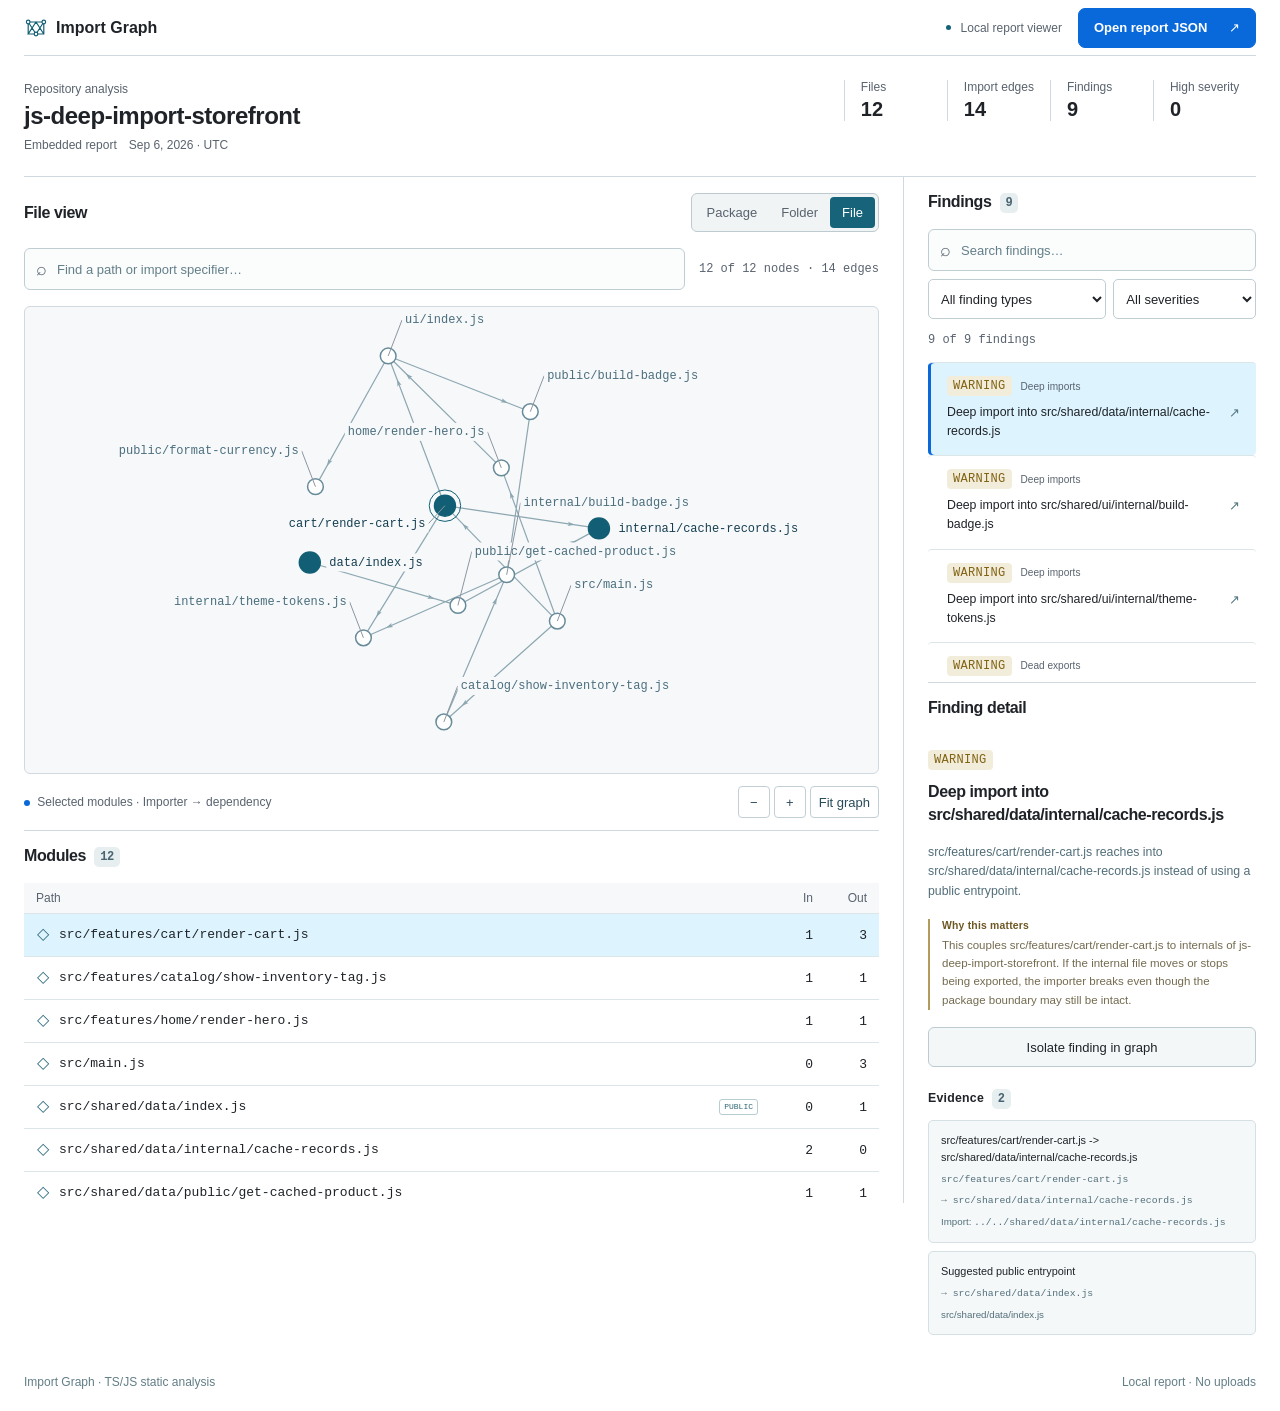
<file: docs/samples/fixtures/js-deep-import-storefront/html/index.html>
<!doctype html>
<html lang="en">
  <head>
    <meta charset="UTF-8" />
    <meta name="viewport" content="width=device-width, initial-scale=1.0" />
    <meta
      name="description"
      content="Import Graph is a local import graph explorer for TypeScript and JavaScript repositories with an offline report viewer."
    />
    <meta name="theme-color" content="#eff2f1" />
    <title>Import Graph | Import graph</title>
    <script type="module" crossorigin src="./assets/index-DjTyrxGw.js"></script>
    <link rel="stylesheet" crossorigin href="./assets/index-gyRyqOsw.css">
  <script>window.__BOUNDARY_ATLAS_EMBEDDED_REPORT__={"kind":"analysis","version":"1","generatedAt":"2026-09-06T18:55:15.820Z","project":{"label":"js-deep-import-storefront","rootPath":"/workspace/scratch/e671c73efcba/boundary-atlas/fixtures/js-deep-import-storefront","repoName":"js-deep-import-storefront"},"summary":{"fileCount":12,"folderCount":10,"packageCount":1,"internalEdgeCount":14,"cycleCount":0,"deepImportCount":3,"deadExportCount":1,"boundaryViolationCount":0,"crossFeatureCount":0,"hotspotCount":5},"config":{},"graphs":{"file":{"granularity":"file","nodes":[{"id":"file:src/features/cart/render-cart.js","kind":"file","label":"render-cart.js","path":"src/features/cart/render-cart.js","packageName":"js-deep-import-storefront","featureRoot":"src/features/cart","isPublicEntrypoint":false,"fanIn":1,"fanOut":3},{"id":"file:src/features/catalog/show-inventory-tag.js","kind":"file","label":"show-inventory-tag.js","path":"src/features/catalog/show-inventory-tag.js","packageName":"js-deep-import-storefront","featureRoot":"src/features/catalog","isPublicEntrypoint":false,"fanIn":1,"fanOut":1},{"id":"file:src/features/home/render-hero.js","kind":"file","label":"render-hero.js","path":"src/features/home/render-hero.js","packageName":"js-deep-import-storefront","featureRoot":"src/features/home","isPublicEntrypoint":false,"fanIn":1,"fanOut":1},{"id":"file:src/main.js","kind":"file","label":"main.js","path":"src/main.js","packageName":"js-deep-import-storefront","isPublicEntrypoint":false,"fanIn":0,"fanOut":3},{"id":"file:src/shared/data/index.js","kind":"file","label":"index.js","path":"src/shared/data/index.js","packageName":"js-deep-import-storefront","isPublicEntrypoint":true,"fanIn":0,"fanOut":1},{"id":"file:src/shared/data/internal/cache-records.js","kind":"file","label":"cache-records.js","path":"src/shared/data/internal/cache-records.js","packageName":"js-deep-import-storefront","isPublicEntrypoint":false,"fanIn":2,"fanOut":0},{"id":"file:src/shared/data/public/get-cached-product.js","kind":"file","label":"get-cached-product.js","path":"src/shared/data/public/get-cached-product.js","packageName":"js-deep-import-storefront","isPublicEntrypoint":false,"fanIn":1,"fanOut":1},{"id":"file:src/shared/ui/index.js","kind":"file","label":"index.js","path":"src/shared/ui/index.js","packageName":"js-deep-import-storefront","isPublicEntrypoint":true,"fanIn":2,"fanOut":2},{"id":"file:src/shared/ui/internal/build-badge.js","kind":"file","label":"build-badge.js","path":"src/shared/ui/internal/build-badge.js","packageName":"js-deep-import-storefront","isPublicEntrypoint":false,"fanIn":2,"fanOut":1},{"id":"file:src/shared/ui/internal/theme-tokens.js","kind":"file","label":"theme-tokens.js","path":"src/shared/ui/internal/theme-tokens.js","packageName":"js-deep-import-storefront","isPublicEntrypoint":false,"fanIn":2,"fanOut":0},{"id":"file:src/shared/ui/public/build-badge.js","kind":"file","label":"build-badge.js","path":"src/shared/ui/public/build-badge.js","packageName":"js-deep-import-storefront","isPublicEntrypoint":false,"fanIn":1,"fanOut":1},{"id":"file:src/shared/ui/public/format-currency.js","kind":"file","label":"format-currency.js","path":"src/shared/ui/public/format-currency.js","packageName":"js-deep-import-storefront","isPublicEntrypoint":false,"fanIn":1,"fanOut":0}],"edges":[{"id":"file:src/features/cart/render-cart.js->file:src/shared/data/internal/cache-records.js:import","source":"file:src/features/cart/render-cart.js","target":"file:src/shared/data/internal/cache-records.js","kind":"import","importCount":1,"specifiers":["../../shared/data/internal/cache-records.js"]},{"id":"file:src/features/cart/render-cart.js->file:src/shared/ui/index.js:import","source":"file:src/features/cart/render-cart.js","target":"file:src/shared/ui/index.js","kind":"import","importCount":1,"specifiers":["../../shared/ui/index.js"]},{"id":"file:src/features/cart/render-cart.js->file:src/shared/ui/internal/theme-tokens.js:import","source":"file:src/features/cart/render-cart.js","target":"file:src/shared/ui/internal/theme-tokens.js","kind":"import","importCount":1,"specifiers":["../../shared/ui/internal/theme-tokens.js"]},{"id":"file:src/features/catalog/show-inventory-tag.js->file:src/shared/ui/internal/build-badge.js:import","source":"file:src/features/catalog/show-inventory-tag.js","target":"file:src/shared/ui/internal/build-badge.js","kind":"import","importCount":1,"specifiers":["../../shared/ui/internal/build-badge.js"]},{"id":"file:src/features/home/render-hero.js->file:src/shared/ui/index.js:import","source":"file:src/features/home/render-hero.js","target":"file:src/shared/ui/index.js","kind":"import","importCount":1,"specifiers":["../../shared/ui/index.js"]},{"id":"file:src/main.js->file:src/features/cart/render-cart.js:import","source":"file:src/main.js","target":"file:src/features/cart/render-cart.js","kind":"import","importCount":1,"specifiers":["./features/cart/render-cart.js"]},{"id":"file:src/main.js->file:src/features/catalog/show-inventory-tag.js:import","source":"file:src/main.js","target":"file:src/features/catalog/show-inventory-tag.js","kind":"import","importCount":1,"specifiers":["./features/catalog/show-inventory-tag.js"]},{"id":"file:src/main.js->file:src/features/home/render-hero.js:import","source":"file:src/main.js","target":"file:src/features/home/render-hero.js","kind":"import","importCount":1,"specifiers":["./features/home/render-hero.js"]},{"id":"file:src/shared/data/index.js->file:src/shared/data/public/get-cached-product.js:reexport","source":"file:src/shared/data/index.js","target":"file:src/shared/data/public/get-cached-product.js","kind":"reexport","importCount":1,"specifiers":["./public/get-cached-product.js"]},{"id":"file:src/shared/data/public/get-cached-product.js->file:src/shared/data/internal/cache-records.js:import","source":"file:src/shared/data/public/get-cached-product.js","target":"file:src/shared/data/internal/cache-records.js","kind":"import","importCount":1,"specifiers":["../internal/cache-records.js"]},{"id":"file:src/shared/ui/index.js->file:src/shared/ui/public/build-badge.js:reexport","source":"file:src/shared/ui/index.js","target":"file:src/shared/ui/public/build-badge.js","kind":"reexport","importCount":1,"specifiers":["./public/build-badge.js"]},{"id":"file:src/shared/ui/index.js->file:src/shared/ui/public/format-currency.js:reexport","source":"file:src/shared/ui/index.js","target":"file:src/shared/ui/public/format-currency.js","kind":"reexport","importCount":1,"specifiers":["./public/format-currency.js"]},{"id":"file:src/shared/ui/internal/build-badge.js->file:src/shared/ui/internal/theme-tokens.js:import","source":"file:src/shared/ui/internal/build-badge.js","target":"file:src/shared/ui/internal/theme-tokens.js","kind":"import","importCount":1,"specifiers":["./theme-tokens.js"]},{"id":"file:src/shared/ui/public/build-badge.js->file:src/shared/ui/internal/build-badge.js:import","source":"file:src/shared/ui/public/build-badge.js","target":"file:src/shared/ui/internal/build-badge.js","kind":"import","importCount":1,"specifiers":["../internal/build-badge.js"]}]},"folder":{"granularity":"folder","nodes":[{"id":"folder:src","kind":"folder","label":"src","path":"src","packageName":"js-deep-import-storefront","fanIn":0,"fanOut":3},{"id":"folder:src/features/cart","kind":"folder","label":"cart","path":"src/features/cart","packageName":"js-deep-import-storefront","featureRoot":"src/features/cart","fanIn":1,"fanOut":3},{"id":"folder:src/features/catalog","kind":"folder","label":"catalog","path":"src/features/catalog","packageName":"js-deep-import-storefront","featureRoot":"src/features/catalog","fanIn":1,"fanOut":1},{"id":"folder:src/features/home","kind":"folder","label":"home","path":"src/features/home","packageName":"js-deep-import-storefront","featureRoot":"src/features/home","fanIn":1,"fanOut":1},{"id":"folder:src/shared/data","kind":"folder","label":"data","path":"src/shared/data","packageName":"js-deep-import-storefront","fanIn":0,"fanOut":1},{"id":"folder:src/shared/data/internal","kind":"folder","label":"internal","path":"src/shared/data/internal","packageName":"js-deep-import-storefront","fanIn":2,"fanOut":0},{"id":"folder:src/shared/data/public","kind":"folder","label":"public","path":"src/shared/data/public","packageName":"js-deep-import-storefront","fanIn":1,"fanOut":1},{"id":"folder:src/shared/ui","kind":"folder","label":"ui","path":"src/shared/ui","packageName":"js-deep-import-storefront","fanIn":2,"fanOut":1},{"id":"folder:src/shared/ui/internal","kind":"folder","label":"internal","path":"src/shared/ui/internal","packageName":"js-deep-import-storefront","fanIn":3,"fanOut":0},{"id":"folder:src/shared/ui/public","kind":"folder","label":"public","path":"src/shared/ui/public","packageName":"js-deep-import-storefront","fanIn":1,"fanOut":1}],"edges":[{"id":"folder:src->folder:src/features/cart:import","source":"folder:src","target":"folder:src/features/cart","kind":"import","importCount":1,"specifiers":["./features/cart/render-cart.js"]},{"id":"folder:src->folder:src/features/catalog:import","source":"folder:src","target":"folder:src/features/catalog","kind":"import","importCount":1,"specifiers":["./features/catalog/show-inventory-tag.js"]},{"id":"folder:src->folder:src/features/home:import","source":"folder:src","target":"folder:src/features/home","kind":"import","importCount":1,"specifiers":["./features/home/render-hero.js"]},{"id":"folder:src/features/cart->folder:src/shared/data/internal:import","source":"folder:src/features/cart","target":"folder:src/shared/data/internal","kind":"import","importCount":1,"specifiers":["../../shared/data/internal/cache-records.js"]},{"id":"folder:src/features/cart->folder:src/shared/ui:import","source":"folder:src/features/cart","target":"folder:src/shared/ui","kind":"import","importCount":1,"specifiers":["../../shared/ui/index.js"]},{"id":"folder:src/features/cart->folder:src/shared/ui/internal:import","source":"folder:src/features/cart","target":"folder:src/shared/ui/internal","kind":"import","importCount":1,"specifiers":["../../shared/ui/internal/theme-tokens.js"]},{"id":"folder:src/features/catalog->folder:src/shared/ui/internal:import","source":"folder:src/features/catalog","target":"folder:src/shared/ui/internal","kind":"import","importCount":1,"specifiers":["../../shared/ui/internal/build-badge.js"]},{"id":"folder:src/features/home->folder:src/shared/ui:import","source":"folder:src/features/home","target":"folder:src/shared/ui","kind":"import","importCount":1,"specifiers":["../../shared/ui/index.js"]},{"id":"folder:src/shared/data->folder:src/shared/data/public:reexport","source":"folder:src/shared/data","target":"folder:src/shared/data/public","kind":"reexport","importCount":1,"specifiers":["./public/get-cached-product.js"]},{"id":"folder:src/shared/data/public->folder:src/shared/data/internal:import","source":"folder:src/shared/data/public","target":"folder:src/shared/data/internal","kind":"import","importCount":1,"specifiers":["../internal/cache-records.js"]},{"id":"folder:src/shared/ui->folder:src/shared/ui/public:reexport","source":"folder:src/shared/ui","target":"folder:src/shared/ui/public","kind":"reexport","importCount":2,"specifiers":["./public/build-badge.js","./public/format-currency.js"]},{"id":"folder:src/shared/ui/public->folder:src/shared/ui/internal:import","source":"folder:src/shared/ui/public","target":"folder:src/shared/ui/internal","kind":"import","importCount":1,"specifiers":["../internal/build-badge.js"]}]},"package":{"granularity":"package","nodes":[{"id":"package:js-deep-import-storefront","kind":"package","label":"js-deep-import-storefront","path":"package:root","packageName":"js-deep-import-storefront","fanIn":0,"fanOut":0}],"edges":[]}},"findings":[{"id":"finding:deep-import:Deep import into src/shared/data/internal/cache-records.js:src/features/cart/render-cart.js->src/shared/data/internal/cache-records.js:../../shared/data/internal/cache-records.js|->src/shared/data/index.js:Suggested public entrypoint","fingerprint":"deep-import:Deep import into src/shared/data/internal/cache-records.js:src/features/cart/render-cart.js->src/shared/data/internal/cache-records.js:../../shared/data/internal/cache-records.js|->src/shared/data/index.js:Suggested public entrypoint","type":"deep-import","severity":"warn","title":"Deep import into src/shared/data/internal/cache-records.js","summary":"src/features/cart/render-cart.js reaches into src/shared/data/internal/cache-records.js instead of using a public entrypoint.","whyRisky":"This couples src/features/cart/render-cart.js to internals of js-deep-import-storefront. If the internal file moves or stops being exported, the importer breaks even though the package boundary may still be intact.","nodeIds":["file:src/features/cart/render-cart.js","file:src/shared/data/internal/cache-records.js"],"evidence":[{"label":"src/features/cart/render-cart.js -> src/shared/data/internal/cache-records.js","sourcePath":"src/features/cart/render-cart.js","targetPath":"src/shared/data/internal/cache-records.js","specifier":"../../shared/data/internal/cache-records.js"},{"label":"Suggested public entrypoint","targetPath":"src/shared/data/index.js","details":"src/shared/data/index.js"}],"metrics":{"edgeCount":1}},{"id":"finding:deep-import:Deep import into src/shared/ui/internal/build-badge.js:src/features/catalog/show-inventory-tag.js->src/shared/ui/internal/build-badge.js:../../shared/ui/internal/build-badge.js|->src/shared/ui/index.js:Suggested public entrypoint","fingerprint":"deep-import:Deep import into src/shared/ui/internal/build-badge.js:src/features/catalog/show-inventory-tag.js->src/shared/ui/internal/build-badge.js:../../shared/ui/internal/build-badge.js|->src/shared/ui/index.js:Suggested public entrypoint","type":"deep-import","severity":"warn","title":"Deep import into src/shared/ui/internal/build-badge.js","summary":"src/features/catalog/show-inventory-tag.js reaches into src/shared/ui/internal/build-badge.js instead of using a public entrypoint.","whyRisky":"This couples src/features/catalog/show-inventory-tag.js to internals of js-deep-import-storefront. If the internal file moves or stops being exported, the importer breaks even though the package boundary may still be intact.","nodeIds":["file:src/features/catalog/show-inventory-tag.js","file:src/shared/ui/internal/build-badge.js"],"evidence":[{"label":"src/features/catalog/show-inventory-tag.js -> src/shared/ui/internal/build-badge.js","sourcePath":"src/features/catalog/show-inventory-tag.js","targetPath":"src/shared/ui/internal/build-badge.js","specifier":"../../shared/ui/internal/build-badge.js"},{"label":"Suggested public entrypoint","targetPath":"src/shared/ui/index.js","details":"src/shared/ui/index.js"}],"metrics":{"edgeCount":1}},{"id":"finding:deep-import:Deep import into src/shared/ui/internal/theme-tokens.js:src/features/cart/render-cart.js->src/shared/ui/internal/theme-tokens.js:../../shared/ui/internal/theme-tokens.js|->src/shared/ui/index.js:Suggested public entrypoint","fingerprint":"deep-import:Deep import into src/shared/ui/internal/theme-tokens.js:src/features/cart/render-cart.js->src/shared/ui/internal/theme-tokens.js:../../shared/ui/internal/theme-tokens.js|->src/shared/ui/index.js:Suggested public entrypoint","type":"deep-import","severity":"warn","title":"Deep import into src/shared/ui/internal/theme-tokens.js","summary":"src/features/cart/render-cart.js reaches into src/shared/ui/internal/theme-tokens.js instead of using a public entrypoint.","whyRisky":"This couples src/features/cart/render-cart.js to internals of js-deep-import-storefront. If the internal file moves or stops being exported, the importer breaks even though the package boundary may still be intact.","nodeIds":["file:src/features/cart/render-cart.js","file:src/shared/ui/internal/theme-tokens.js"],"evidence":[{"label":"src/features/cart/render-cart.js -> src/shared/ui/internal/theme-tokens.js","sourcePath":"src/features/cart/render-cart.js","targetPath":"src/shared/ui/internal/theme-tokens.js","specifier":"../../shared/ui/internal/theme-tokens.js"},{"label":"Suggested public entrypoint","targetPath":"src/shared/ui/index.js","details":"src/shared/ui/index.js"}],"metrics":{"edgeCount":1}},{"id":"finding:hotspot:file hotspot: src/features/cart/render-cart.js:src/features/cart/render-cart.js->:src/features/cart/render-cart.js","fingerprint":"hotspot:file hotspot: src/features/cart/render-cart.js:src/features/cart/render-cart.js->:src/features/cart/render-cart.js","type":"hotspot","severity":"warn","title":"file hotspot: src/features/cart/render-cart.js","summary":"src/features/cart/render-cart.js has fan-in 1 and fan-out 3.","whyRisky":"High fan-in means many callers depend on this node. High fan-out means this node reaches across many other areas. Either shape concentrates architectural churn.","nodeIds":["file:src/features/cart/render-cart.js"],"evidence":[{"label":"src/features/cart/render-cart.js","sourcePath":"src/features/cart/render-cart.js"}],"metrics":{"granularity":"file","fanIn":1,"fanOut":3}},{"id":"finding:hotspot:file hotspot: src/main.js:src/main.js->:src/main.js","fingerprint":"hotspot:file hotspot: src/main.js:src/main.js->:src/main.js","type":"hotspot","severity":"warn","title":"file hotspot: src/main.js","summary":"src/main.js has fan-in 0 and fan-out 3.","whyRisky":"High fan-in means many callers depend on this node. High fan-out means this node reaches across many other areas. Either shape concentrates architectural churn.","nodeIds":["file:src/main.js"],"evidence":[{"label":"src/main.js","sourcePath":"src/main.js"}],"metrics":{"granularity":"file","fanIn":0,"fanOut":3}},{"id":"finding:hotspot:folder hotspot: src:src->:src","fingerprint":"hotspot:folder hotspot: src:src->:src","type":"hotspot","severity":"warn","title":"folder hotspot: src","summary":"src has fan-in 0 and fan-out 3.","whyRisky":"High fan-in means many callers depend on this node. High fan-out means this node reaches across many other areas. Either shape concentrates architectural churn.","nodeIds":["folder:src"],"evidence":[{"label":"src","sourcePath":"src"}],"metrics":{"granularity":"folder","fanIn":0,"fanOut":3}},{"id":"finding:hotspot:folder hotspot: src/features/cart:src/features/cart->:src/features/cart","fingerprint":"hotspot:folder hotspot: src/features/cart:src/features/cart->:src/features/cart","type":"hotspot","severity":"warn","title":"folder hotspot: src/features/cart","summary":"src/features/cart has fan-in 1 and fan-out 3.","whyRisky":"High fan-in means many callers depend on this node. High fan-out means this node reaches across many other areas. Either shape concentrates architectural churn.","nodeIds":["folder:src/features/cart"],"evidence":[{"label":"src/features/cart","sourcePath":"src/features/cart"}],"metrics":{"granularity":"folder","fanIn":1,"fanOut":3}},{"id":"finding:hotspot:folder hotspot: src/shared/ui/internal:src/shared/ui/internal->:src/shared/ui/internal","fingerprint":"hotspot:folder hotspot: src/shared/ui/internal:src/shared/ui/internal->:src/shared/ui/internal","type":"hotspot","severity":"warn","title":"folder hotspot: src/shared/ui/internal","summary":"src/shared/ui/internal has fan-in 3 and fan-out 0.","whyRisky":"High fan-in means many callers depend on this node. High fan-out means this node reaches across many other areas. Either shape concentrates architectural churn.","nodeIds":["folder:src/shared/ui/internal"],"evidence":[{"label":"src/shared/ui/internal","sourcePath":"src/shared/ui/internal"}],"metrics":{"granularity":"folder","fanIn":3,"fanOut":0}},{"id":"finding:dead-export:Unused export storefrontPreview:src/main.js->:src/main.js:5","fingerprint":"dead-export:Unused export storefrontPreview:src/main.js->:src/main.js:5","type":"dead-export","severity":"warn","title":"Unused export storefrontPreview","summary":"Export `storefrontPreview` in src/main.js is not referenced internally.","whyRisky":"Unused exports widen the apparent public surface and make the module harder to maintain because callers cannot distinguish real API from stale code.","nodeIds":["file:src/main.js"],"evidence":[{"label":"src/main.js:5","sourcePath":"src/main.js","details":"No internal import or re-export references this export, and it is not part of a public entrypoint surface."}],"metrics":{"exportName":"storefrontPreview","line":5}}],"hotspots":[{"id":"hotspot:file:src/features/cart/render-cart.js","granularity":"file","nodeId":"file:src/features/cart/render-cart.js","label":"render-cart.js","path":"src/features/cart/render-cart.js","fanIn":1,"fanOut":3,"rationale":"src/features/cart/render-cart.js has fan-in 1 and fan-out 3."},{"id":"hotspot:file:src/main.js","granularity":"file","nodeId":"file:src/main.js","label":"main.js","path":"src/main.js","fanIn":0,"fanOut":3,"rationale":"src/main.js has fan-in 0 and fan-out 3."},{"id":"hotspot:folder:src","granularity":"folder","nodeId":"folder:src","label":"src","path":"src","fanIn":0,"fanOut":3,"rationale":"src has fan-in 0 and fan-out 3."},{"id":"hotspot:folder:src/features/cart","granularity":"folder","nodeId":"folder:src/features/cart","label":"cart","path":"src/features/cart","fanIn":1,"fanOut":3,"rationale":"src/features/cart has fan-in 1 and fan-out 3."},{"id":"hotspot:folder:src/shared/ui/internal","granularity":"folder","nodeId":"folder:src/shared/ui/internal","label":"internal","path":"src/shared/ui/internal","fanIn":3,"fanOut":0,"rationale":"src/shared/ui/internal has fan-in 3 and fan-out 0."}],"deadExports":[{"id":"dead-export:src/main.js#storefrontPreview","filePath":"src/main.js","exportName":"storefrontPreview","line":5,"sourceNodeId":"file:src/main.js","reason":"No internal import or re-export references this export, and it is not part of a public entrypoint surface."}],"publicEntrypoints":["src/shared/data/index.js","src/shared/ui/index.js"]};</script>
</head>
  <body>
    <div id="root"></div>
  </body>
</html>
</file>
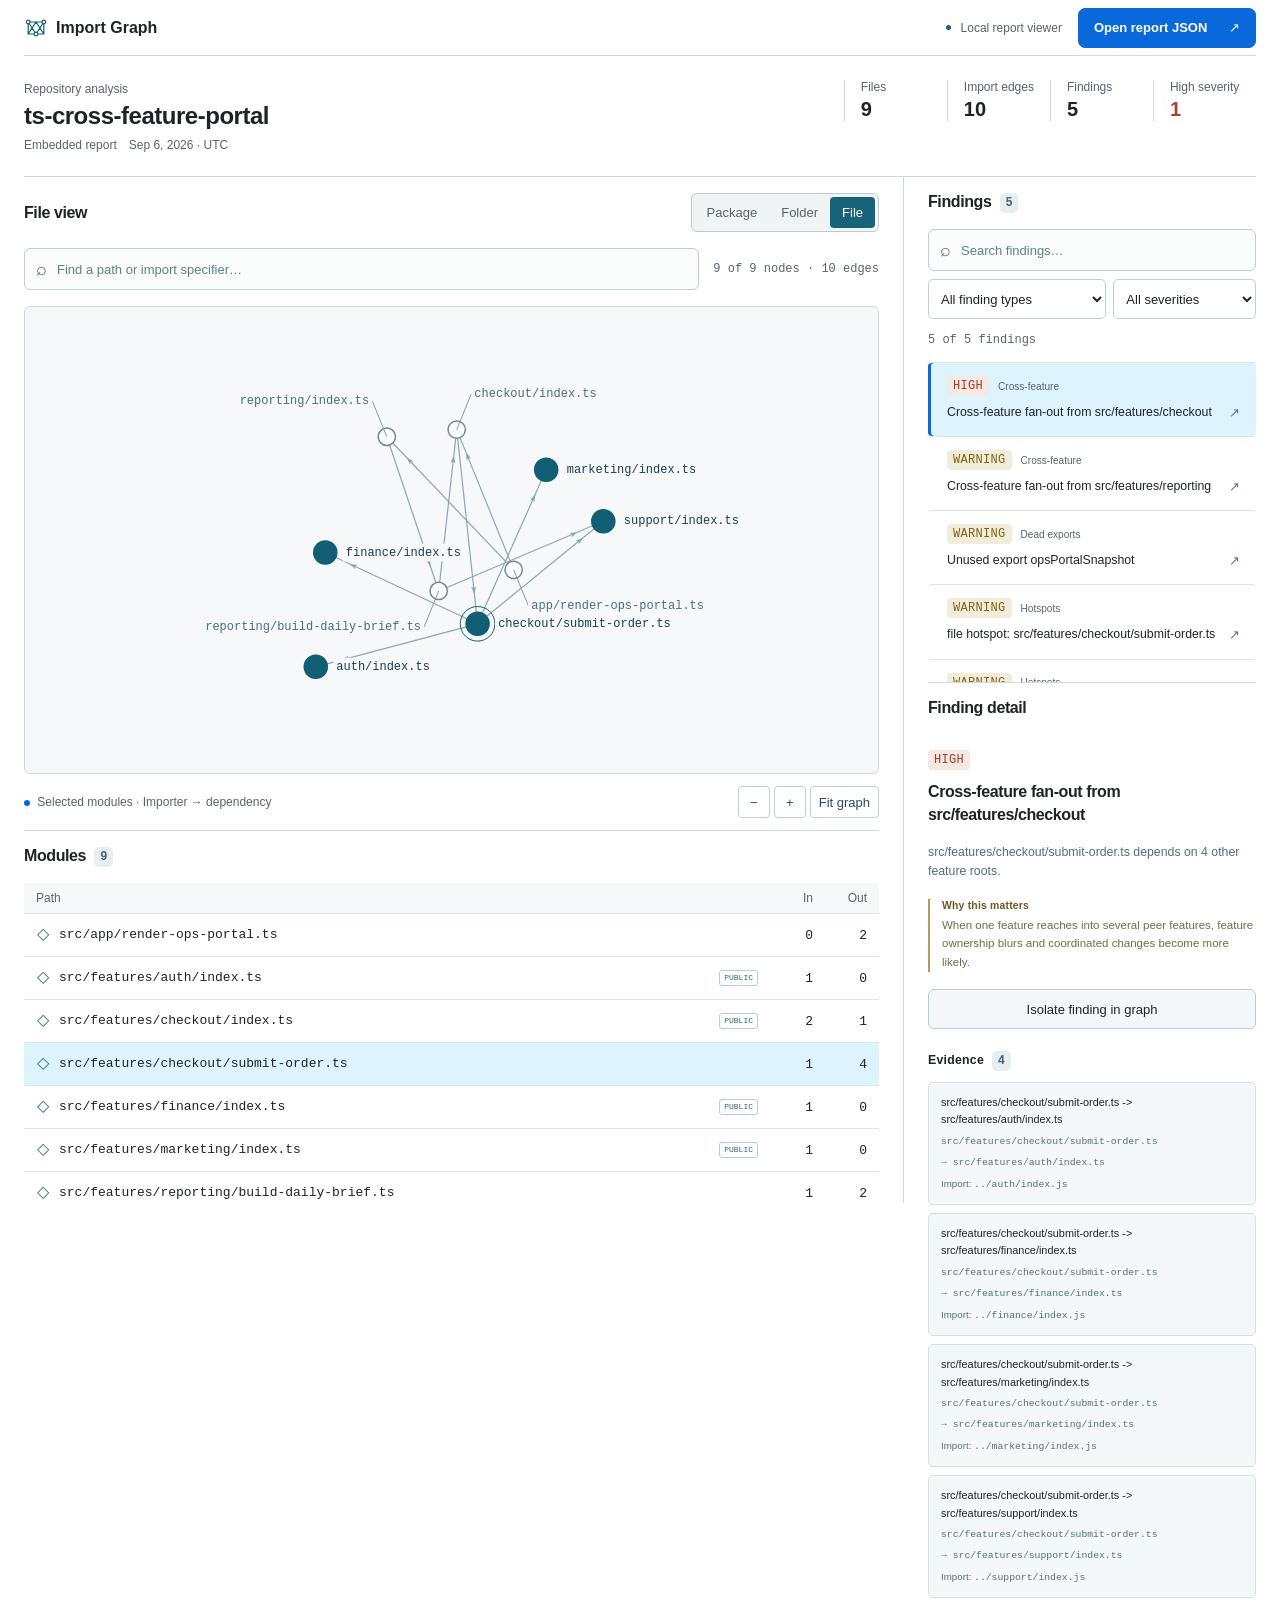
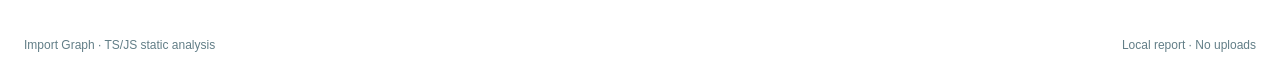
<file: docs/samples/fixtures/ts-cross-feature-portal/html/index.html>
<!doctype html>
<html lang="en">
  <head>
    <meta charset="UTF-8" />
    <meta name="viewport" content="width=device-width, initial-scale=1.0" />
    <meta
      name="description"
      content="Import Graph is a local import graph explorer for TypeScript and JavaScript repositories with an offline report viewer."
    />
    <meta name="theme-color" content="#eff2f1" />
    <title>Import Graph | Import graph</title>
    <script type="module" crossorigin src="./assets/index-DjTyrxGw.js"></script>
    <link rel="stylesheet" crossorigin href="./assets/index-gyRyqOsw.css">
  <script>window.__BOUNDARY_ATLAS_EMBEDDED_REPORT__={"kind":"analysis","version":"1","generatedAt":"2026-09-06T18:55:16.844Z","project":{"label":"ts-cross-feature-portal","rootPath":"/workspace/scratch/e671c73efcba/boundary-atlas/fixtures/ts-cross-feature-portal","repoName":"ts-cross-feature-portal"},"summary":{"fileCount":9,"folderCount":7,"packageCount":1,"internalEdgeCount":10,"cycleCount":0,"deepImportCount":0,"deadExportCount":1,"boundaryViolationCount":0,"crossFeatureCount":2,"hotspotCount":2},"config":{},"graphs":{"file":{"granularity":"file","nodes":[{"id":"file:src/app/render-ops-portal.ts","kind":"file","label":"render-ops-portal.ts","path":"src/app/render-ops-portal.ts","packageName":"ts-cross-feature-portal","isPublicEntrypoint":false,"fanIn":0,"fanOut":2},{"id":"file:src/features/auth/index.ts","kind":"file","label":"index.ts","path":"src/features/auth/index.ts","packageName":"ts-cross-feature-portal","featureRoot":"src/features/auth","isPublicEntrypoint":true,"fanIn":1,"fanOut":0},{"id":"file:src/features/checkout/index.ts","kind":"file","label":"index.ts","path":"src/features/checkout/index.ts","packageName":"ts-cross-feature-portal","featureRoot":"src/features/checkout","isPublicEntrypoint":true,"fanIn":2,"fanOut":1},{"id":"file:src/features/checkout/submit-order.ts","kind":"file","label":"submit-order.ts","path":"src/features/checkout/submit-order.ts","packageName":"ts-cross-feature-portal","featureRoot":"src/features/checkout","isPublicEntrypoint":false,"fanIn":1,"fanOut":4},{"id":"file:src/features/finance/index.ts","kind":"file","label":"index.ts","path":"src/features/finance/index.ts","packageName":"ts-cross-feature-portal","featureRoot":"src/features/finance","isPublicEntrypoint":true,"fanIn":1,"fanOut":0},{"id":"file:src/features/marketing/index.ts","kind":"file","label":"index.ts","path":"src/features/marketing/index.ts","packageName":"ts-cross-feature-portal","featureRoot":"src/features/marketing","isPublicEntrypoint":true,"fanIn":1,"fanOut":0},{"id":"file:src/features/reporting/build-daily-brief.ts","kind":"file","label":"build-daily-brief.ts","path":"src/features/reporting/build-daily-brief.ts","packageName":"ts-cross-feature-portal","featureRoot":"src/features/reporting","isPublicEntrypoint":false,"fanIn":1,"fanOut":2},{"id":"file:src/features/reporting/index.ts","kind":"file","label":"index.ts","path":"src/features/reporting/index.ts","packageName":"ts-cross-feature-portal","featureRoot":"src/features/reporting","isPublicEntrypoint":true,"fanIn":1,"fanOut":1},{"id":"file:src/features/support/index.ts","kind":"file","label":"index.ts","path":"src/features/support/index.ts","packageName":"ts-cross-feature-portal","featureRoot":"src/features/support","isPublicEntrypoint":true,"fanIn":2,"fanOut":0}],"edges":[{"id":"file:src/app/render-ops-portal.ts->file:src/features/checkout/index.ts:import","source":"file:src/app/render-ops-portal.ts","target":"file:src/features/checkout/index.ts","kind":"import","importCount":1,"specifiers":["../features/checkout/index.js"]},{"id":"file:src/app/render-ops-portal.ts->file:src/features/reporting/index.ts:import","source":"file:src/app/render-ops-portal.ts","target":"file:src/features/reporting/index.ts","kind":"import","importCount":1,"specifiers":["../features/reporting/index.js"]},{"id":"file:src/features/checkout/index.ts->file:src/features/checkout/submit-order.ts:reexport","source":"file:src/features/checkout/index.ts","target":"file:src/features/checkout/submit-order.ts","kind":"reexport","importCount":1,"specifiers":["./submit-order.js"]},{"id":"file:src/features/checkout/submit-order.ts->file:src/features/auth/index.ts:import","source":"file:src/features/checkout/submit-order.ts","target":"file:src/features/auth/index.ts","kind":"import","importCount":1,"specifiers":["../auth/index.js"]},{"id":"file:src/features/checkout/submit-order.ts->file:src/features/finance/index.ts:import","source":"file:src/features/checkout/submit-order.ts","target":"file:src/features/finance/index.ts","kind":"import","importCount":1,"specifiers":["../finance/index.js"]},{"id":"file:src/features/checkout/submit-order.ts->file:src/features/marketing/index.ts:import","source":"file:src/features/checkout/submit-order.ts","target":"file:src/features/marketing/index.ts","kind":"import","importCount":1,"specifiers":["../marketing/index.js"]},{"id":"file:src/features/checkout/submit-order.ts->file:src/features/support/index.ts:import","source":"file:src/features/checkout/submit-order.ts","target":"file:src/features/support/index.ts","kind":"import","importCount":1,"specifiers":["../support/index.js"]},{"id":"file:src/features/reporting/build-daily-brief.ts->file:src/features/checkout/index.ts:import","source":"file:src/features/reporting/build-daily-brief.ts","target":"file:src/features/checkout/index.ts","kind":"import","importCount":1,"specifiers":["../checkout/index.js"]},{"id":"file:src/features/reporting/build-daily-brief.ts->file:src/features/support/index.ts:import","source":"file:src/features/reporting/build-daily-brief.ts","target":"file:src/features/support/index.ts","kind":"import","importCount":1,"specifiers":["../support/index.js"]},{"id":"file:src/features/reporting/index.ts->file:src/features/reporting/build-daily-brief.ts:reexport","source":"file:src/features/reporting/index.ts","target":"file:src/features/reporting/build-daily-brief.ts","kind":"reexport","importCount":1,"specifiers":["./build-daily-brief.js"]}]},"folder":{"granularity":"folder","nodes":[{"id":"folder:src/app","kind":"folder","label":"app","path":"src/app","packageName":"ts-cross-feature-portal","fanIn":0,"fanOut":2},{"id":"folder:src/features/auth","kind":"folder","label":"auth","path":"src/features/auth","packageName":"ts-cross-feature-portal","featureRoot":"src/features/auth","fanIn":1,"fanOut":0},{"id":"folder:src/features/checkout","kind":"folder","label":"checkout","path":"src/features/checkout","packageName":"ts-cross-feature-portal","featureRoot":"src/features/checkout","fanIn":2,"fanOut":4},{"id":"folder:src/features/finance","kind":"folder","label":"finance","path":"src/features/finance","packageName":"ts-cross-feature-portal","featureRoot":"src/features/finance","fanIn":1,"fanOut":0},{"id":"folder:src/features/marketing","kind":"folder","label":"marketing","path":"src/features/marketing","packageName":"ts-cross-feature-portal","featureRoot":"src/features/marketing","fanIn":1,"fanOut":0},{"id":"folder:src/features/reporting","kind":"folder","label":"reporting","path":"src/features/reporting","packageName":"ts-cross-feature-portal","featureRoot":"src/features/reporting","fanIn":1,"fanOut":2},{"id":"folder:src/features/support","kind":"folder","label":"support","path":"src/features/support","packageName":"ts-cross-feature-portal","featureRoot":"src/features/support","fanIn":2,"fanOut":0}],"edges":[{"id":"folder:src/app->folder:src/features/checkout:import","source":"folder:src/app","target":"folder:src/features/checkout","kind":"import","importCount":1,"specifiers":["../features/checkout/index.js"]},{"id":"folder:src/app->folder:src/features/reporting:import","source":"folder:src/app","target":"folder:src/features/reporting","kind":"import","importCount":1,"specifiers":["../features/reporting/index.js"]},{"id":"folder:src/features/checkout->folder:src/features/auth:import","source":"folder:src/features/checkout","target":"folder:src/features/auth","kind":"import","importCount":1,"specifiers":["../auth/index.js"]},{"id":"folder:src/features/checkout->folder:src/features/finance:import","source":"folder:src/features/checkout","target":"folder:src/features/finance","kind":"import","importCount":1,"specifiers":["../finance/index.js"]},{"id":"folder:src/features/checkout->folder:src/features/marketing:import","source":"folder:src/features/checkout","target":"folder:src/features/marketing","kind":"import","importCount":1,"specifiers":["../marketing/index.js"]},{"id":"folder:src/features/checkout->folder:src/features/support:import","source":"folder:src/features/checkout","target":"folder:src/features/support","kind":"import","importCount":1,"specifiers":["../support/index.js"]},{"id":"folder:src/features/reporting->folder:src/features/checkout:import","source":"folder:src/features/reporting","target":"folder:src/features/checkout","kind":"import","importCount":1,"specifiers":["../checkout/index.js"]},{"id":"folder:src/features/reporting->folder:src/features/support:import","source":"folder:src/features/reporting","target":"folder:src/features/support","kind":"import","importCount":1,"specifiers":["../support/index.js"]}]},"package":{"granularity":"package","nodes":[{"id":"package:ts-cross-feature-portal","kind":"package","label":"ts-cross-feature-portal","path":"package:root","packageName":"ts-cross-feature-portal","fanIn":0,"fanOut":0}],"edges":[]}},"findings":[{"id":"finding:cross-feature:Cross-feature fan-out from src/features/checkout:src/features/checkout/submit-order.ts->src/features/auth/index.ts:../auth/index.js|src/features/checkout/submit-order.ts->src/features/finance/index.ts:../finance/index.js|src/features/checkout/submit-order.ts->src/features/marketing/index.ts:../marketing/index.js|src/features/checkout/submit-order.ts->src/features/support/index.ts:../support/index.js","fingerprint":"cross-feature:Cross-feature fan-out from src/features/checkout:src/features/checkout/submit-order.ts->src/features/auth/index.ts:../auth/index.js|src/features/checkout/submit-order.ts->src/features/finance/index.ts:../finance/index.js|src/features/checkout/submit-order.ts->src/features/marketing/index.ts:../marketing/index.js|src/features/checkout/submit-order.ts->src/features/support/index.ts:../support/index.js","type":"cross-feature","severity":"high","title":"Cross-feature fan-out from src/features/checkout","summary":"src/features/checkout/submit-order.ts depends on 4 other feature roots.","whyRisky":"When one feature reaches into several peer features, feature ownership blurs and coordinated changes become more likely.","nodeIds":["file:src/features/checkout/submit-order.ts"],"evidence":[{"label":"src/features/checkout/submit-order.ts -> src/features/auth/index.ts","sourcePath":"src/features/checkout/submit-order.ts","targetPath":"src/features/auth/index.ts","specifier":"../auth/index.js"},{"label":"src/features/checkout/submit-order.ts -> src/features/finance/index.ts","sourcePath":"src/features/checkout/submit-order.ts","targetPath":"src/features/finance/index.ts","specifier":"../finance/index.js"},{"label":"src/features/checkout/submit-order.ts -> src/features/marketing/index.ts","sourcePath":"src/features/checkout/submit-order.ts","targetPath":"src/features/marketing/index.ts","specifier":"../marketing/index.js"},{"label":"src/features/checkout/submit-order.ts -> src/features/support/index.ts","sourcePath":"src/features/checkout/submit-order.ts","targetPath":"src/features/support/index.ts","specifier":"../support/index.js"}],"metrics":{"sourceFeature":"src/features/checkout","distinctTargetFeatures":4,"targets":"src/features/auth, src/features/finance, src/features/marketing, src/features/support"}},{"id":"finding:cross-feature:Cross-feature fan-out from src/features/reporting:src/features/reporting/build-daily-brief.ts->src/features/checkout/index.ts:../checkout/index.js|src/features/reporting/build-daily-brief.ts->src/features/support/index.ts:../support/index.js","fingerprint":"cross-feature:Cross-feature fan-out from src/features/reporting:src/features/reporting/build-daily-brief.ts->src/features/checkout/index.ts:../checkout/index.js|src/features/reporting/build-daily-brief.ts->src/features/support/index.ts:../support/index.js","type":"cross-feature","severity":"warn","title":"Cross-feature fan-out from src/features/reporting","summary":"src/features/reporting/build-daily-brief.ts depends on 2 other feature roots.","whyRisky":"When one feature reaches into several peer features, feature ownership blurs and coordinated changes become more likely.","nodeIds":["file:src/features/reporting/build-daily-brief.ts"],"evidence":[{"label":"src/features/reporting/build-daily-brief.ts -> src/features/checkout/index.ts","sourcePath":"src/features/reporting/build-daily-brief.ts","targetPath":"src/features/checkout/index.ts","specifier":"../checkout/index.js"},{"label":"src/features/reporting/build-daily-brief.ts -> src/features/support/index.ts","sourcePath":"src/features/reporting/build-daily-brief.ts","targetPath":"src/features/support/index.ts","specifier":"../support/index.js"}],"metrics":{"sourceFeature":"src/features/reporting","distinctTargetFeatures":2,"targets":"src/features/checkout, src/features/support"}},{"id":"finding:hotspot:file hotspot: src/features/checkout/submit-order.ts:src/features/checkout/submit-order.ts->:src/features/checkout/submit-order.ts","fingerprint":"hotspot:file hotspot: src/features/checkout/submit-order.ts:src/features/checkout/submit-order.ts->:src/features/checkout/submit-order.ts","type":"hotspot","severity":"warn","title":"file hotspot: src/features/checkout/submit-order.ts","summary":"src/features/checkout/submit-order.ts has fan-in 1 and fan-out 4.","whyRisky":"High fan-in means many callers depend on this node. High fan-out means this node reaches across many other areas. Either shape concentrates architectural churn.","nodeIds":["file:src/features/checkout/submit-order.ts"],"evidence":[{"label":"src/features/checkout/submit-order.ts","sourcePath":"src/features/checkout/submit-order.ts"}],"metrics":{"granularity":"file","fanIn":1,"fanOut":4}},{"id":"finding:hotspot:folder hotspot: src/features/checkout:src/features/checkout->:src/features/checkout","fingerprint":"hotspot:folder hotspot: src/features/checkout:src/features/checkout->:src/features/checkout","type":"hotspot","severity":"warn","title":"folder hotspot: src/features/checkout","summary":"src/features/checkout has fan-in 2 and fan-out 4.","whyRisky":"High fan-in means many callers depend on this node. High fan-out means this node reaches across many other areas. Either shape concentrates architectural churn.","nodeIds":["folder:src/features/checkout"],"evidence":[{"label":"src/features/checkout","sourcePath":"src/features/checkout"}],"metrics":{"granularity":"folder","fanIn":2,"fanOut":4}},{"id":"finding:dead-export:Unused export opsPortalSnapshot:src/app/render-ops-portal.ts->:src/app/render-ops-portal.ts:4","fingerprint":"dead-export:Unused export opsPortalSnapshot:src/app/render-ops-portal.ts->:src/app/render-ops-portal.ts:4","type":"dead-export","severity":"warn","title":"Unused export opsPortalSnapshot","summary":"Export `opsPortalSnapshot` in src/app/render-ops-portal.ts is not referenced internally.","whyRisky":"Unused exports widen the apparent public surface and make the module harder to maintain because callers cannot distinguish real API from stale code.","nodeIds":["file:src/app/render-ops-portal.ts"],"evidence":[{"label":"src/app/render-ops-portal.ts:4","sourcePath":"src/app/render-ops-portal.ts","details":"No internal import or re-export references this export, and it is not part of a public entrypoint surface."}],"metrics":{"exportName":"opsPortalSnapshot","line":4}}],"hotspots":[{"id":"hotspot:file:src/features/checkout/submit-order.ts","granularity":"file","nodeId":"file:src/features/checkout/submit-order.ts","label":"submit-order.ts","path":"src/features/checkout/submit-order.ts","fanIn":1,"fanOut":4,"rationale":"src/features/checkout/submit-order.ts has fan-in 1 and fan-out 4."},{"id":"hotspot:folder:src/features/checkout","granularity":"folder","nodeId":"folder:src/features/checkout","label":"checkout","path":"src/features/checkout","fanIn":2,"fanOut":4,"rationale":"src/features/checkout has fan-in 2 and fan-out 4."}],"deadExports":[{"id":"dead-export:src/app/render-ops-portal.ts#opsPortalSnapshot","filePath":"src/app/render-ops-portal.ts","exportName":"opsPortalSnapshot","line":4,"sourceNodeId":"file:src/app/render-ops-portal.ts","reason":"No internal import or re-export references this export, and it is not part of a public entrypoint surface."}],"publicEntrypoints":["src/features/auth/index.ts","src/features/checkout/index.ts","src/features/finance/index.ts","src/features/marketing/index.ts","src/features/reporting/index.ts","src/features/support/index.ts"]};</script>
</head>
  <body>
    <div id="root"></div>
  </body>
</html>
</file>
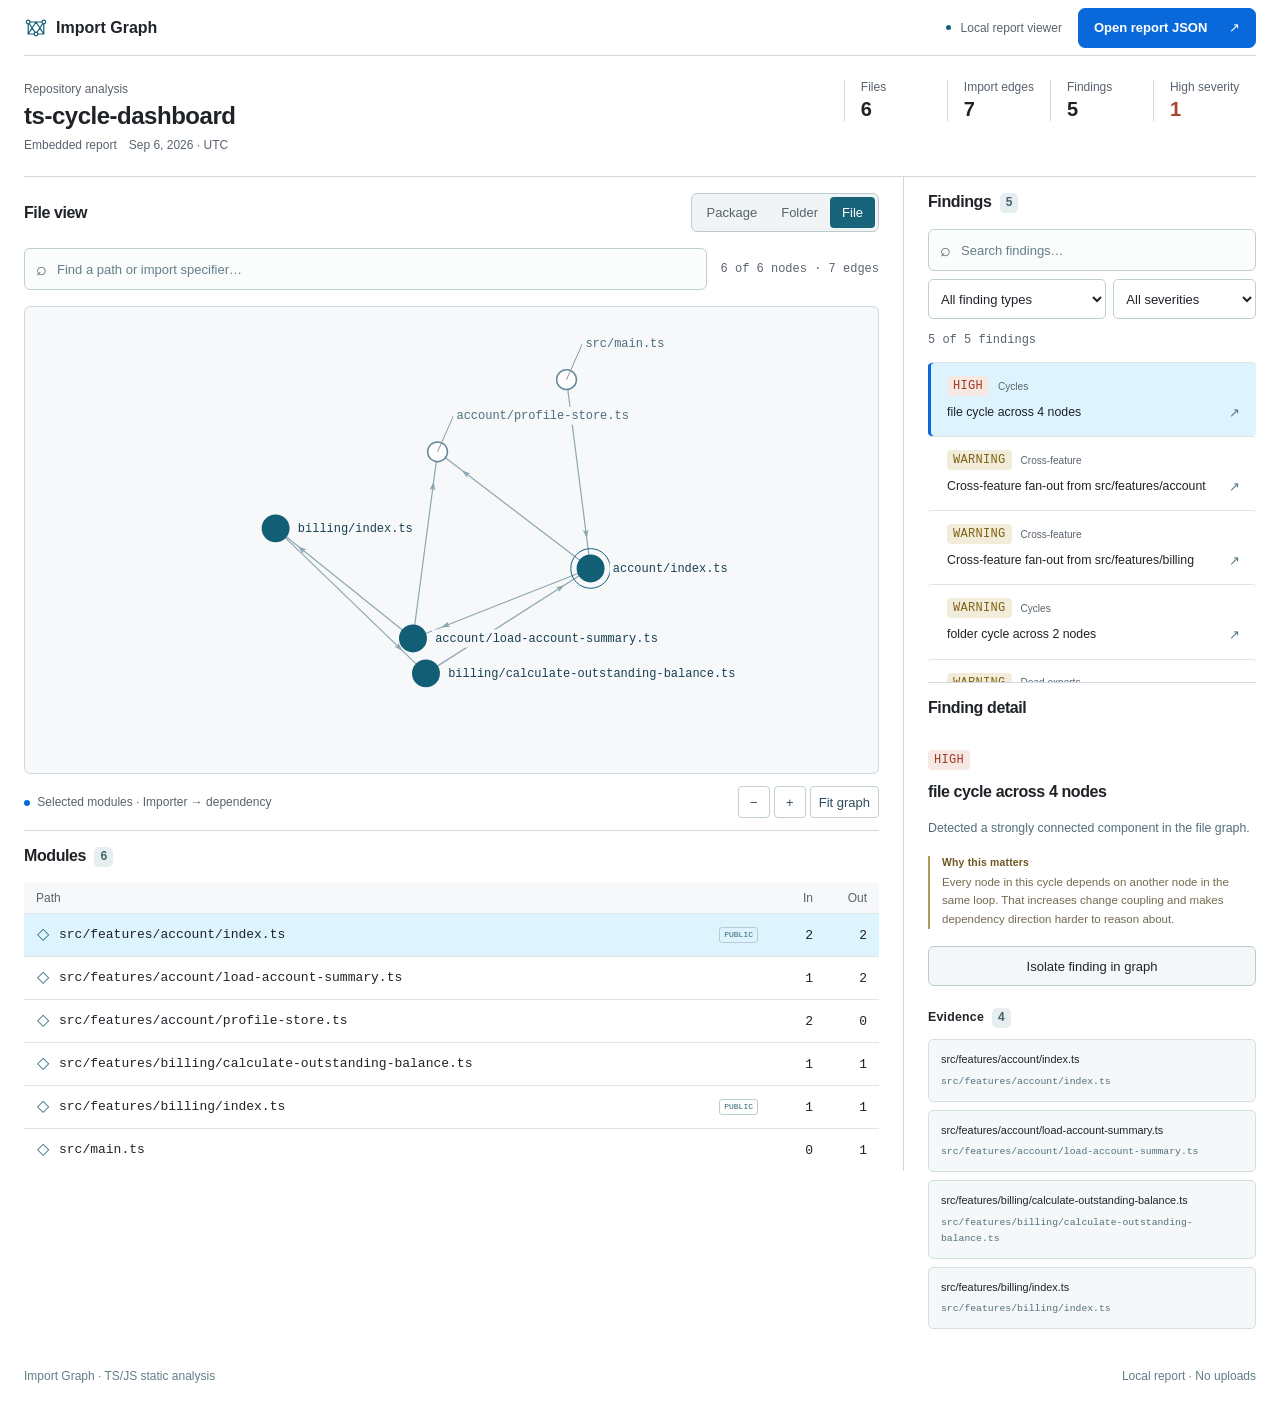
<file: docs/samples/fixtures/ts-cycle-dashboard/html/index.html>
<!doctype html>
<html lang="en">
  <head>
    <meta charset="UTF-8" />
    <meta name="viewport" content="width=device-width, initial-scale=1.0" />
    <meta
      name="description"
      content="Import Graph is a local import graph explorer for TypeScript and JavaScript repositories with an offline report viewer."
    />
    <meta name="theme-color" content="#eff2f1" />
    <title>Import Graph | Import graph</title>
    <script type="module" crossorigin src="./assets/index-DjTyrxGw.js"></script>
    <link rel="stylesheet" crossorigin href="./assets/index-gyRyqOsw.css">
  <script>window.__BOUNDARY_ATLAS_EMBEDDED_REPORT__={"kind":"analysis","version":"1","generatedAt":"2026-09-06T18:55:15.269Z","project":{"label":"ts-cycle-dashboard","rootPath":"/workspace/scratch/e671c73efcba/boundary-atlas/fixtures/ts-cycle-dashboard","repoName":"ts-cycle-dashboard"},"summary":{"fileCount":6,"folderCount":3,"packageCount":1,"internalEdgeCount":7,"cycleCount":2,"deepImportCount":0,"deadExportCount":1,"boundaryViolationCount":0,"crossFeatureCount":2,"hotspotCount":0},"config":{},"graphs":{"file":{"granularity":"file","nodes":[{"id":"file:src/features/account/index.ts","kind":"file","label":"index.ts","path":"src/features/account/index.ts","packageName":"ts-cycle-dashboard","featureRoot":"src/features/account","isPublicEntrypoint":true,"fanIn":2,"fanOut":2},{"id":"file:src/features/account/load-account-summary.ts","kind":"file","label":"load-account-summary.ts","path":"src/features/account/load-account-summary.ts","packageName":"ts-cycle-dashboard","featureRoot":"src/features/account","isPublicEntrypoint":false,"fanIn":1,"fanOut":2},{"id":"file:src/features/account/profile-store.ts","kind":"file","label":"profile-store.ts","path":"src/features/account/profile-store.ts","packageName":"ts-cycle-dashboard","featureRoot":"src/features/account","isPublicEntrypoint":false,"fanIn":2,"fanOut":0},{"id":"file:src/features/billing/calculate-outstanding-balance.ts","kind":"file","label":"calculate-outstanding-balance.ts","path":"src/features/billing/calculate-outstanding-balance.ts","packageName":"ts-cycle-dashboard","featureRoot":"src/features/billing","isPublicEntrypoint":false,"fanIn":1,"fanOut":1},{"id":"file:src/features/billing/index.ts","kind":"file","label":"index.ts","path":"src/features/billing/index.ts","packageName":"ts-cycle-dashboard","featureRoot":"src/features/billing","isPublicEntrypoint":true,"fanIn":1,"fanOut":1},{"id":"file:src/main.ts","kind":"file","label":"main.ts","path":"src/main.ts","packageName":"ts-cycle-dashboard","isPublicEntrypoint":false,"fanIn":0,"fanOut":1}],"edges":[{"id":"file:src/features/account/index.ts->file:src/features/account/load-account-summary.ts:reexport","source":"file:src/features/account/index.ts","target":"file:src/features/account/load-account-summary.ts","kind":"reexport","importCount":1,"specifiers":["./load-account-summary.js"]},{"id":"file:src/features/account/index.ts->file:src/features/account/profile-store.ts:reexport","source":"file:src/features/account/index.ts","target":"file:src/features/account/profile-store.ts","kind":"reexport","importCount":1,"specifiers":["./profile-store.js"]},{"id":"file:src/features/account/load-account-summary.ts->file:src/features/account/profile-store.ts:import","source":"file:src/features/account/load-account-summary.ts","target":"file:src/features/account/profile-store.ts","kind":"import","importCount":1,"specifiers":["./profile-store.js"]},{"id":"file:src/features/account/load-account-summary.ts->file:src/features/billing/index.ts:import","source":"file:src/features/account/load-account-summary.ts","target":"file:src/features/billing/index.ts","kind":"import","importCount":1,"specifiers":["../billing/index.js"]},{"id":"file:src/features/billing/calculate-outstanding-balance.ts->file:src/features/account/index.ts:import","source":"file:src/features/billing/calculate-outstanding-balance.ts","target":"file:src/features/account/index.ts","kind":"import","importCount":1,"specifiers":["../account/index.js"]},{"id":"file:src/features/billing/index.ts->file:src/features/billing/calculate-outstanding-balance.ts:reexport","source":"file:src/features/billing/index.ts","target":"file:src/features/billing/calculate-outstanding-balance.ts","kind":"reexport","importCount":1,"specifiers":["./calculate-outstanding-balance.js"]},{"id":"file:src/main.ts->file:src/features/account/index.ts:import","source":"file:src/main.ts","target":"file:src/features/account/index.ts","kind":"import","importCount":1,"specifiers":["./features/account/index.js"]}]},"folder":{"granularity":"folder","nodes":[{"id":"folder:src","kind":"folder","label":"src","path":"src","packageName":"ts-cycle-dashboard","fanIn":0,"fanOut":1},{"id":"folder:src/features/account","kind":"folder","label":"account","path":"src/features/account","packageName":"ts-cycle-dashboard","featureRoot":"src/features/account","fanIn":2,"fanOut":1},{"id":"folder:src/features/billing","kind":"folder","label":"billing","path":"src/features/billing","packageName":"ts-cycle-dashboard","featureRoot":"src/features/billing","fanIn":1,"fanOut":1}],"edges":[{"id":"folder:src->folder:src/features/account:import","source":"folder:src","target":"folder:src/features/account","kind":"import","importCount":1,"specifiers":["./features/account/index.js"]},{"id":"folder:src/features/account->folder:src/features/billing:import","source":"folder:src/features/account","target":"folder:src/features/billing","kind":"import","importCount":1,"specifiers":["../billing/index.js"]},{"id":"folder:src/features/billing->folder:src/features/account:import","source":"folder:src/features/billing","target":"folder:src/features/account","kind":"import","importCount":1,"specifiers":["../account/index.js"]}]},"package":{"granularity":"package","nodes":[{"id":"package:ts-cycle-dashboard","kind":"package","label":"ts-cycle-dashboard","path":"package:root","packageName":"ts-cycle-dashboard","fanIn":0,"fanOut":0}],"edges":[]}},"findings":[{"id":"finding:cycle:file cycle across 4 nodes:src/features/account/index.ts->:src/features/account/index.ts|src/features/account/load-account-summary.ts->:src/features/account/load-account-summary.ts|src/features/billing/calculate-outstanding-balance.ts->:src/features/billing/calculate-outstanding-balance.ts|src/features/billing/index.ts->:src/features/billing/index.ts","fingerprint":"cycle:file cycle across 4 nodes:src/features/account/index.ts->:src/features/account/index.ts|src/features/account/load-account-summary.ts->:src/features/account/load-account-summary.ts|src/features/billing/calculate-outstanding-balance.ts->:src/features/billing/calculate-outstanding-balance.ts|src/features/billing/index.ts->:src/features/billing/index.ts","type":"cycle","severity":"high","title":"file cycle across 4 nodes","summary":"Detected a strongly connected component in the file graph.","whyRisky":"Every node in this cycle depends on another node in the same loop. That increases change coupling and makes dependency direction harder to reason about.","nodeIds":["file:src/features/account/index.ts","file:src/features/account/load-account-summary.ts","file:src/features/billing/calculate-outstanding-balance.ts","file:src/features/billing/index.ts"],"evidence":[{"label":"src/features/account/index.ts","sourcePath":"src/features/account/index.ts"},{"label":"src/features/account/load-account-summary.ts","sourcePath":"src/features/account/load-account-summary.ts"},{"label":"src/features/billing/calculate-outstanding-balance.ts","sourcePath":"src/features/billing/calculate-outstanding-balance.ts"},{"label":"src/features/billing/index.ts","sourcePath":"src/features/billing/index.ts"}],"metrics":{"nodeCount":4}},{"id":"finding:cross-feature:Cross-feature fan-out from src/features/account:src/features/account/load-account-summary.ts->src/features/billing/index.ts:../billing/index.js","fingerprint":"cross-feature:Cross-feature fan-out from src/features/account:src/features/account/load-account-summary.ts->src/features/billing/index.ts:../billing/index.js","type":"cross-feature","severity":"warn","title":"Cross-feature fan-out from src/features/account","summary":"src/features/account/load-account-summary.ts depends on 1 other feature roots.","whyRisky":"When one feature reaches into several peer features, feature ownership blurs and coordinated changes become more likely.","nodeIds":["file:src/features/account/load-account-summary.ts"],"evidence":[{"label":"src/features/account/load-account-summary.ts -> src/features/billing/index.ts","sourcePath":"src/features/account/load-account-summary.ts","targetPath":"src/features/billing/index.ts","specifier":"../billing/index.js"}],"metrics":{"sourceFeature":"src/features/account","distinctTargetFeatures":1,"targets":"src/features/billing"}},{"id":"finding:cross-feature:Cross-feature fan-out from src/features/billing:src/features/billing/calculate-outstanding-balance.ts->src/features/account/index.ts:../account/index.js","fingerprint":"cross-feature:Cross-feature fan-out from src/features/billing:src/features/billing/calculate-outstanding-balance.ts->src/features/account/index.ts:../account/index.js","type":"cross-feature","severity":"warn","title":"Cross-feature fan-out from src/features/billing","summary":"src/features/billing/calculate-outstanding-balance.ts depends on 1 other feature roots.","whyRisky":"When one feature reaches into several peer features, feature ownership blurs and coordinated changes become more likely.","nodeIds":["file:src/features/billing/calculate-outstanding-balance.ts"],"evidence":[{"label":"src/features/billing/calculate-outstanding-balance.ts -> src/features/account/index.ts","sourcePath":"src/features/billing/calculate-outstanding-balance.ts","targetPath":"src/features/account/index.ts","specifier":"../account/index.js"}],"metrics":{"sourceFeature":"src/features/billing","distinctTargetFeatures":1,"targets":"src/features/account"}},{"id":"finding:cycle:folder cycle across 2 nodes:src/features/account->:src/features/account|src/features/billing->:src/features/billing","fingerprint":"cycle:folder cycle across 2 nodes:src/features/account->:src/features/account|src/features/billing->:src/features/billing","type":"cycle","severity":"warn","title":"folder cycle across 2 nodes","summary":"Detected a strongly connected component in the folder graph.","whyRisky":"Every node in this cycle depends on another node in the same loop. That increases change coupling and makes dependency direction harder to reason about.","nodeIds":["folder:src/features/account","folder:src/features/billing"],"evidence":[{"label":"src/features/account","sourcePath":"src/features/account"},{"label":"src/features/billing","sourcePath":"src/features/billing"}],"metrics":{"nodeCount":2}},{"id":"finding:dead-export:Unused export accountSummary:src/main.ts->:src/main.ts:3","fingerprint":"dead-export:Unused export accountSummary:src/main.ts->:src/main.ts:3","type":"dead-export","severity":"warn","title":"Unused export accountSummary","summary":"Export `accountSummary` in src/main.ts is not referenced internally.","whyRisky":"Unused exports widen the apparent public surface and make the module harder to maintain because callers cannot distinguish real API from stale code.","nodeIds":["file:src/main.ts"],"evidence":[{"label":"src/main.ts:3","sourcePath":"src/main.ts","details":"No internal import or re-export references this export, and it is not part of a public entrypoint surface."}],"metrics":{"exportName":"accountSummary","line":3}}],"hotspots":[],"deadExports":[{"id":"dead-export:src/main.ts#accountSummary","filePath":"src/main.ts","exportName":"accountSummary","line":3,"sourceNodeId":"file:src/main.ts","reason":"No internal import or re-export references this export, and it is not part of a public entrypoint surface."}],"publicEntrypoints":["src/features/account/index.ts","src/features/billing/index.ts"]};</script>
</head>
  <body>
    <div id="root"></div>
  </body>
</html>
</file>
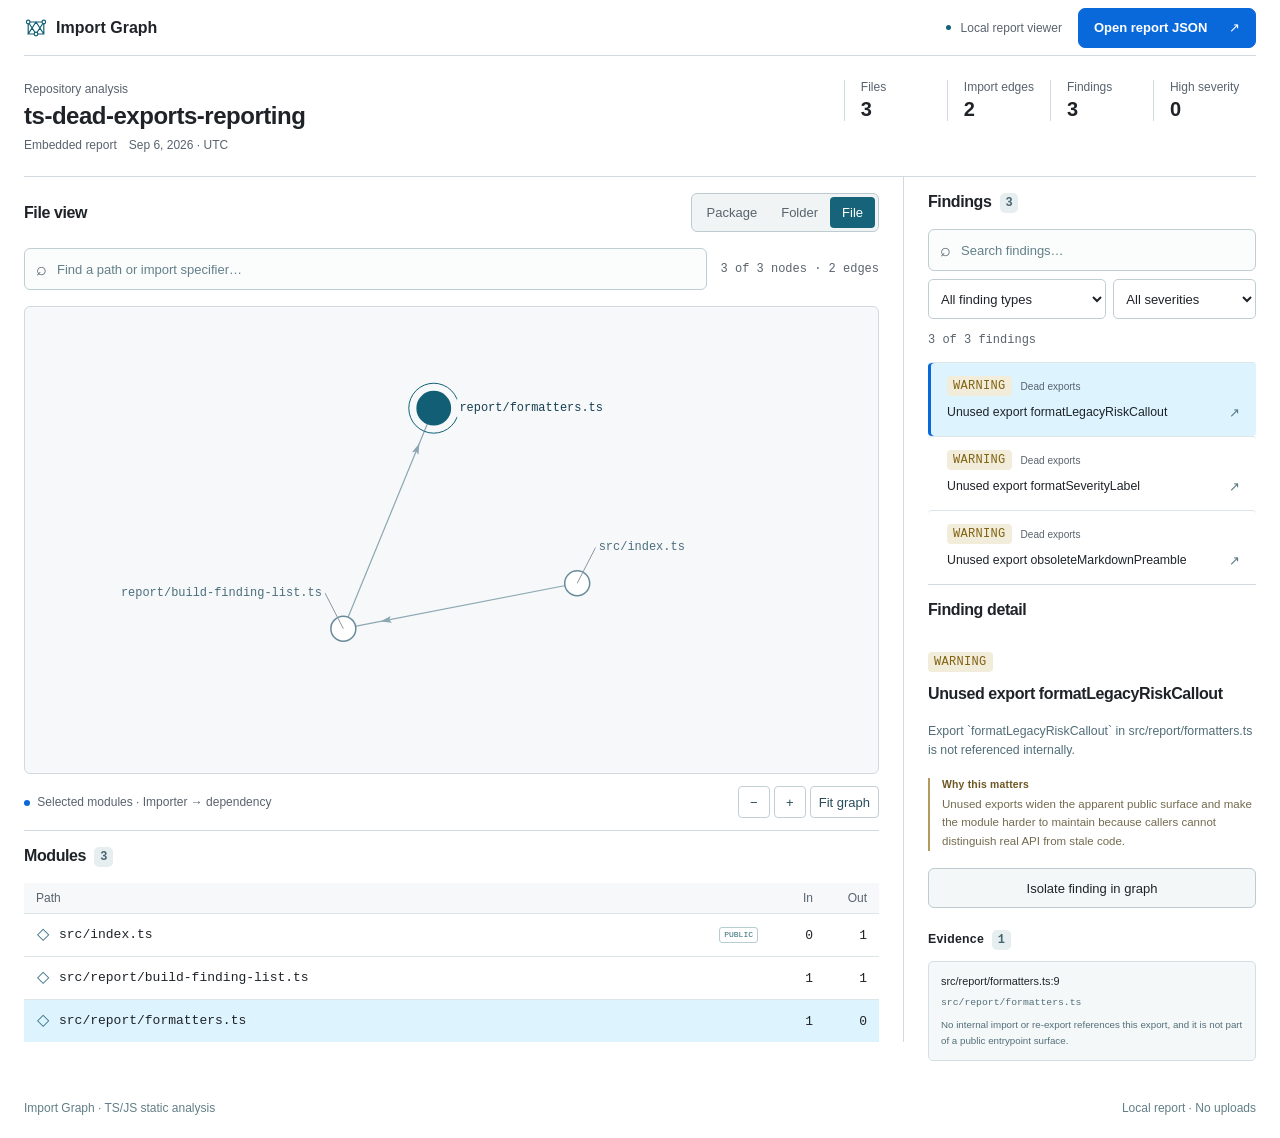
<file: docs/samples/fixtures/ts-dead-exports-reporting/html/index.html>
<!doctype html>
<html lang="en">
  <head>
    <meta charset="UTF-8" />
    <meta name="viewport" content="width=device-width, initial-scale=1.0" />
    <meta
      name="description"
      content="Import Graph is a local import graph explorer for TypeScript and JavaScript repositories with an offline report viewer."
    />
    <meta name="theme-color" content="#eff2f1" />
    <title>Import Graph | Import graph</title>
    <script type="module" crossorigin src="./assets/index-DjTyrxGw.js"></script>
    <link rel="stylesheet" crossorigin href="./assets/index-gyRyqOsw.css">
  <script>window.__BOUNDARY_ATLAS_EMBEDDED_REPORT__={"kind":"analysis","version":"1","generatedAt":"2026-09-06T18:55:16.340Z","project":{"label":"ts-dead-exports-reporting","rootPath":"/workspace/scratch/e671c73efcba/boundary-atlas/fixtures/ts-dead-exports-reporting","repoName":"ts-dead-exports-reporting"},"summary":{"fileCount":3,"folderCount":2,"packageCount":1,"internalEdgeCount":2,"cycleCount":0,"deepImportCount":0,"deadExportCount":3,"boundaryViolationCount":0,"crossFeatureCount":0,"hotspotCount":0},"config":{},"graphs":{"file":{"granularity":"file","nodes":[{"id":"file:src/index.ts","kind":"file","label":"index.ts","path":"src/index.ts","packageName":"ts-dead-exports-reporting","isPublicEntrypoint":true,"fanIn":0,"fanOut":1},{"id":"file:src/report/build-finding-list.ts","kind":"file","label":"build-finding-list.ts","path":"src/report/build-finding-list.ts","packageName":"ts-dead-exports-reporting","isPublicEntrypoint":false,"fanIn":1,"fanOut":1},{"id":"file:src/report/formatters.ts","kind":"file","label":"formatters.ts","path":"src/report/formatters.ts","packageName":"ts-dead-exports-reporting","isPublicEntrypoint":false,"fanIn":1,"fanOut":0}],"edges":[{"id":"file:src/index.ts->file:src/report/build-finding-list.ts:import","source":"file:src/index.ts","target":"file:src/report/build-finding-list.ts","kind":"import","importCount":1,"specifiers":["./report/build-finding-list.js"]},{"id":"file:src/report/build-finding-list.ts->file:src/report/formatters.ts:import","source":"file:src/report/build-finding-list.ts","target":"file:src/report/formatters.ts","kind":"import","importCount":1,"specifiers":["./formatters.js"]}]},"folder":{"granularity":"folder","nodes":[{"id":"folder:src","kind":"folder","label":"src","path":"src","packageName":"ts-dead-exports-reporting","fanIn":0,"fanOut":1},{"id":"folder:src/report","kind":"folder","label":"report","path":"src/report","packageName":"ts-dead-exports-reporting","fanIn":1,"fanOut":0}],"edges":[{"id":"folder:src->folder:src/report:import","source":"folder:src","target":"folder:src/report","kind":"import","importCount":1,"specifiers":["./report/build-finding-list.js"]}]},"package":{"granularity":"package","nodes":[{"id":"package:ts-dead-exports-reporting","kind":"package","label":"ts-dead-exports-reporting","path":"package:root","packageName":"ts-dead-exports-reporting","fanIn":0,"fanOut":0}],"edges":[]}},"findings":[{"id":"finding:dead-export:Unused export formatLegacyRiskCallout:src/report/formatters.ts->:src/report/formatters.ts:9","fingerprint":"dead-export:Unused export formatLegacyRiskCallout:src/report/formatters.ts->:src/report/formatters.ts:9","type":"dead-export","severity":"warn","title":"Unused export formatLegacyRiskCallout","summary":"Export `formatLegacyRiskCallout` in src/report/formatters.ts is not referenced internally.","whyRisky":"Unused exports widen the apparent public surface and make the module harder to maintain because callers cannot distinguish real API from stale code.","nodeIds":["file:src/report/formatters.ts"],"evidence":[{"label":"src/report/formatters.ts:9","sourcePath":"src/report/formatters.ts","details":"No internal import or re-export references this export, and it is not part of a public entrypoint surface."}],"metrics":{"exportName":"formatLegacyRiskCallout","line":9}},{"id":"finding:dead-export:Unused export formatSeverityLabel:src/report/formatters.ts->:src/report/formatters.ts:5","fingerprint":"dead-export:Unused export formatSeverityLabel:src/report/formatters.ts->:src/report/formatters.ts:5","type":"dead-export","severity":"warn","title":"Unused export formatSeverityLabel","summary":"Export `formatSeverityLabel` in src/report/formatters.ts is not referenced internally.","whyRisky":"Unused exports widen the apparent public surface and make the module harder to maintain because callers cannot distinguish real API from stale code.","nodeIds":["file:src/report/formatters.ts"],"evidence":[{"label":"src/report/formatters.ts:5","sourcePath":"src/report/formatters.ts","details":"No internal import or re-export references this export, and it is not part of a public entrypoint surface."}],"metrics":{"exportName":"formatSeverityLabel","line":5}},{"id":"finding:dead-export:Unused export obsoleteMarkdownPreamble:src/report/formatters.ts->:src/report/formatters.ts:13","fingerprint":"dead-export:Unused export obsoleteMarkdownPreamble:src/report/formatters.ts->:src/report/formatters.ts:13","type":"dead-export","severity":"warn","title":"Unused export obsoleteMarkdownPreamble","summary":"Export `obsoleteMarkdownPreamble` in src/report/formatters.ts is not referenced internally.","whyRisky":"Unused exports widen the apparent public surface and make the module harder to maintain because callers cannot distinguish real API from stale code.","nodeIds":["file:src/report/formatters.ts"],"evidence":[{"label":"src/report/formatters.ts:13","sourcePath":"src/report/formatters.ts","details":"No internal import or re-export references this export, and it is not part of a public entrypoint surface."}],"metrics":{"exportName":"obsoleteMarkdownPreamble","line":13}}],"hotspots":[],"deadExports":[{"id":"dead-export:src/report/formatters.ts#formatSeverityLabel","filePath":"src/report/formatters.ts","exportName":"formatSeverityLabel","line":5,"sourceNodeId":"file:src/report/formatters.ts","reason":"No internal import or re-export references this export, and it is not part of a public entrypoint surface."},{"id":"dead-export:src/report/formatters.ts#formatLegacyRiskCallout","filePath":"src/report/formatters.ts","exportName":"formatLegacyRiskCallout","line":9,"sourceNodeId":"file:src/report/formatters.ts","reason":"No internal import or re-export references this export, and it is not part of a public entrypoint surface."},{"id":"dead-export:src/report/formatters.ts#obsoleteMarkdownPreamble","filePath":"src/report/formatters.ts","exportName":"obsoleteMarkdownPreamble","line":13,"sourceNodeId":"file:src/report/formatters.ts","reason":"No internal import or re-export references this export, and it is not part of a public entrypoint surface."}],"publicEntrypoints":["src/index.ts"]};</script>
</head>
  <body>
    <div id="root"></div>
  </body>
</html>
</file>
<file: docs/samples/self-diff/html/assets/index-gyRyqOsw.css>
:root{color-scheme:light;font-family:Inter,-apple-system,BlinkMacSystemFont,Segoe UI,sans-serif;color:#172f3a;background:#eff2f1;font-synthesis:none;--panel: #ffffff;--border: #ccd7db;--muted: #5f747c;--accent: #126278;--mono: ui-monospace, "SF Mono", Menlo, monospace}*{box-sizing:border-box}body{margin:0;min-width:320px}button,input,select{font:inherit}button,a,input,select{-webkit-tap-highlight-color:transparent}button{cursor:pointer}button:disabled{cursor:default;opacity:.45}button,input,select{color:inherit}button:focus-visible,a:focus-visible,input:focus-visible,select:focus-visible{outline:2px solid var(--accent);outline-offset:3px}button,input,select{min-height:40px}a{color:inherit}code{font-family:var(--mono);font-size:.86em;overflow-wrap:anywhere}h1,h2,h3,h4,p{margin-top:0}h1,h2,h3{letter-spacing:-.025em}h2{font-size:1.12rem;margin-bottom:0}h3{font-size:1.1rem;line-height:1.45;overflow-wrap:anywhere}h4{margin:1.35rem 0 .7rem;font-size:.77rem;font-weight:600;letter-spacing:.02em}p{line-height:1.6}.atlas-shell{max-width:1680px;padding:0 36px;margin:auto}.atlas-header{min-height:89px;display:flex;align-items:center;justify-content:space-between;gap:20px;border-bottom:1px solid var(--border)}.brand{display:inline-flex;align-items:center;gap:12px;text-decoration:none;font-size:1.04rem;font-weight:650;letter-spacing:-.01em}.brand img{border-radius:9px}.brand small{display:block;color:var(--muted);font-size:.68rem;font-weight:400;margin-top:4px;letter-spacing:.025em}.atlas-actions{display:flex;align-items:center;gap:23px}.local-badge{color:var(--muted);font-size:.74rem;white-space:nowrap}.local-badge i{display:inline-block;width:5px;height:5px;background:#126278;border-radius:50%;margin:0 6px 2px 0}.primary-button{background:var(--accent);color:#fff;border:1px solid var(--accent);border-radius:7px;font-weight:600;padding:0 15px;font-size:.78rem}.primary-button:hover{background:#084e64}.primary-button span{margin-left:18px}.quiet-button{background:#f4f7f7;border:1px solid #bccbd0;border-radius:6px;padding:8px 12px;font-size:.76rem}.quiet-button:hover{background:#e2edf0}.visually-hidden{position:absolute;width:1px;height:1px;padding:0;margin:-1px;border:0;overflow:hidden;clip:rect(0,0,0,0);white-space:nowrap}.report-heading{display:flex;justify-content:space-between;align-items:center;gap:32px;padding:34px 0 30px}.eyebrow{margin:0 0 8px;font-family:var(--mono);font-size:.64rem;font-weight:500;text-transform:uppercase;color:var(--muted);letter-spacing:.1em}.report-copy{min-width:0}.report-copy h1{font-size:clamp(1.5rem,2.3vw,2.05rem);font-weight:600;margin:0 0 10px;overflow-wrap:anywhere}.report-copy>p:not(.eyebrow){font-size:.79rem;margin-bottom:15px;color:var(--muted)}.report-meta{display:flex;align-items:center;flex-wrap:wrap;gap:12px;font-size:.66rem;color:var(--muted)}.source-label{display:inline-flex;padding:4px 7px;border:1px solid #c4d5d9;border-radius:4px;color:#346b75;overflow-wrap:anywhere}.summary-strip{display:grid;grid-template-columns:repeat(4,1fr);margin:0;flex-shrink:0}.summary-strip>div{padding:6px 23px;border-left:1px solid var(--border)}.summary-strip>div:last-child{padding-right:0}.summary-strip dt{font-size:.65rem;color:var(--muted);white-space:nowrap}.summary-strip dd{margin:8px 0 0;font-size:1.9rem;font-weight:550;letter-spacing:-.045em;font-variant-numeric:tabular-nums}.summary-alert dd{color:#ab4231}.workspace-grid{display:grid;grid-template-columns:minmax(0,1fr) 375px;align-items:start;gap:20px}.explorer-column,.inspector-column{display:grid;gap:20px;min-width:0}.panel{border:1px solid var(--border);border-radius:10px;background:var(--panel);min-width:0;overflow:hidden}.panel-header{display:flex;justify-content:space-between;align-items:center;gap:16px;padding:21px 22px 17px}.panel-header .eyebrow{margin-bottom:6px}.granularity-toggle{display:flex;border:1px solid #bdcbd0;border-radius:6px;padding:3px;background:#f0f4f5}.granularity-toggle button{padding:4px 12px;min-height:31px;background:none;border:0;border-radius:4px;font-size:.73rem;text-transform:capitalize;color:var(--muted)}.granularity-toggle button[aria-pressed=true]{background:#17647a;color:#fff}.graph-controls{padding:0 22px 15px;display:flex;gap:14px;align-items:center}.search-field{display:flex;gap:10px;align-items:center;border:1px solid #bfced3;background:#fbfcfc;border-radius:6px;padding-left:11px;min-width:0;flex:1}.search-field>span{color:var(--muted);font-size:1.15rem}.search-field:focus-within{border-color:#126278}.search-field input{width:100%;min-width:0;border:0;outline:0;background:none;font-size:.76rem;padding:8px 10px 8px 0}.search-field input:focus-visible{outline:0}input::placeholder{color:#637f89}.result-count{font-family:var(--mono);font-size:.63rem;color:var(--muted);white-space:nowrap}.graph-frame{height:430px;width:100%;position:relative;overflow:hidden;background-color:#fbfcfc;background-image:radial-gradient(#d9e2e5 .65px,transparent .65px);background-size:21px 21px;border-top:1px solid #cddcdf;border-bottom:1px solid #cddcdf}.graph-frame canvas{display:block}.graph-footer{display:flex;align-items:center;justify-content:space-between;gap:12px;padding:10px 16px;font-size:.62rem;color:var(--muted)}.legend-dot{display:inline-block;width:6px;height:6px;background:var(--accent);border-radius:50%;margin-right:4px}.graph-navigation{display:flex;flex-shrink:0;gap:4px}.graph-navigation button{min-height:32px;min-width:32px;padding:4px 8px;border:1px solid #c2d0d5;border-radius:4px;background:#fff;color:#294c5a;font-size:.69rem}.graph-navigation button:hover{background:#e3eef1}.focus-banner{padding:9px 22px;background:#e0eef1;color:#1e596c;display:flex;justify-content:space-between;gap:8px;align-items:center;font-size:.7rem}.focus-banner button{border:0;background:none;font-size:.7rem;min-height:28px;white-space:nowrap}.count-badge{display:inline-block;border-radius:5px;background:#e7eef0;font-family:var(--mono);font-size:.65rem;color:#476570;padding:3px 6px;margin-left:4px;vertical-align:middle}.muted{color:var(--muted)}.small{font-size:.66rem;line-height:1.6}.module-table-wrap{max-height:315px;overflow:auto}.module-table{width:100%;border-collapse:collapse;text-align:left}.module-table th{font-size:.64rem;font-weight:400;padding:9px 22px;color:var(--muted);background:#f0f4f5;position:sticky;top:0;z-index:1}.module-table td{border-top:1px solid #dce5e7;font-family:var(--mono);font-size:.69rem}.module-table th:not(:first-child),.module-table td:not(:first-child){text-align:right;width:54px;padding-right:22px}.module-table td button{width:100%;text-align:left;display:flex;align-items:center;gap:10px;background:none;border:0;padding:11px 22px;font-family:inherit;font-size:inherit;line-height:1.5;overflow-wrap:anywhere}.module-table td button>span:nth-child(2){min-width:0}.module-table tr:hover{background:#f0f5f6}.module-table .selected-module{background:#e0edf1}.module-icon{color:#316e81;flex-shrink:0;font-size:1rem}.entrypoint-tag{margin-left:auto;font-family:var(--mono);text-transform:uppercase;font-size:.5rem;color:#316773;padding:1px 4px;border:1px solid #b6cdd1;border-radius:3px}.finding-filters{padding:0 18px}.filter-selects{display:grid;grid-template-columns:1.25fr 1fr;gap:7px;margin-top:8px}.filter-selects select{width:100%;min-width:0;background:#fff;border:1px solid #bfced3;border-radius:5px;padding:6px 8px;font-size:.67rem}.finding-count{padding:12px 20px 8px;margin:0;font-family:var(--mono);font-size:.61rem;color:var(--muted)}.finding-list{max-height:281px;overflow-y:auto}.finding-row{width:100%;border:0;border-top:1px solid #dce5e7;background:transparent;text-align:left;padding:13px 33px 14px 19px;position:relative}.finding-row:hover{background:#f0f5f6}.finding-row.is-active{background:#e5f0f3;box-shadow:inset 3px 0 0 var(--accent)}.finding-row-meta{display:flex;align-items:center;gap:9px;font-size:.63rem;color:var(--muted);margin-bottom:7px}.finding-row strong{display:block;font-weight:500;font-size:.77rem;line-height:1.55;overflow-wrap:anywhere}.finding-arrow{position:absolute;top:42px;right:16px;color:#557681;font-size:.8rem}.severity-chip{display:inline-block;padding:3px 6px;border-radius:4px;font-family:var(--mono);font-size:.54rem;text-transform:uppercase;letter-spacing:.025em;width:fit-content}.severity-high{background:#f6e8e2;color:#a13b26}.severity-warn{background:#f2eddb;color:#806212}.severity-info{background:#e0edf3;color:#2d6580}.finding-card,.node-card{padding:0 22px 22px}.finding-card>.severity-chip{margin-bottom:10px}.finding-card>p{font-size:.77rem;color:#526e79}.why-risky{border-left:2px solid #b29b5b;padding:1px 0 1px 12px;margin:17px 0}.why-risky h4{margin:0 0 5px;font-size:.65rem;color:#6d5722}.why-risky p{margin:0;font-size:.72rem;color:#736a4f}.focus-button{width:100%}.evidence-list{list-style:none;padding:0;margin:0;display:grid;gap:8px}.evidence-list li{display:grid;gap:5px;padding:11px 12px;background:#f5f8f8;border:1px solid #d4e0e3;border-radius:5px;overflow-wrap:anywhere}.evidence-list strong{font-size:.68rem;font-weight:500;line-height:1.6}.evidence-list code,.evidence-list span,.evidence-list p{font-size:.61rem;color:#526f7c;line-height:1.65;margin:0}.node-kind{display:block;color:#316d74;font-family:var(--mono);font-size:.61rem;margin:0 0 10px;text-transform:uppercase}.node-metrics{display:grid;grid-template-columns:1fr 1fr;margin:18px 0;gap:14px}.node-metrics div{background:#f5f8f8;border:1px solid #cadbe0;border-radius:6px;padding:11px}.node-metrics dt{color:var(--muted);font-size:.67rem}.node-metrics dd{font-size:1.5rem;margin:5px 0 0}.node-package{font-size:.7rem;color:var(--muted);display:grid;gap:5px}.node-package code{font-size:.7rem;color:#456572}.connections ul{list-style:none;padding:0;margin:0;display:grid;gap:7px}.connections button{width:100%;background:#f6f9f9;border:1px solid #cfdee2;border-radius:5px;text-align:left;padding:9px 10px;display:grid;gap:5px;overflow-wrap:anywhere}.connections button:hover{border-color:#487989}.connections strong{font-family:var(--mono);font-size:.67rem;line-height:1.6;font-weight:400}.connections span,.connections code{color:var(--muted);font-size:.6rem;line-height:1.6}.drift-strip{display:flex;flex-wrap:wrap;gap:20px;align-items:center;padding:13px 18px;background:#e6f0ef;border:1px solid #bbd1d0;border-radius:7px;margin-bottom:20px;font-size:.7rem;color:#386b6e}.drift-strip .eyebrow{margin:0}.empty-state{display:flex;flex-direction:column;align-items:center;justify-content:center;height:100%;padding:25px;text-align:center}.empty-state strong{font-size:1rem}.empty-state p{font-size:.78rem;color:var(--muted);margin:10px 0 15px}.list-empty{padding:15px 20px 21px;font-size:.76rem;color:var(--muted);line-height:1.6}.list-empty strong{color:#355866;font-weight:500}.list-empty p{margin:6px 0 10px}.import-error{display:flex;align-items:flex-start;justify-content:space-between;gap:18px;margin-top:20px;background:#fbefea;border:1px solid #c69686;border-radius:8px;padding:19px 22px}.import-error>div{min-width:0}.import-error strong{color:#a4442b;font-size:.9rem}.import-error p{font-size:.76rem;margin:7px 0}.import-error ul{font-family:var(--mono);font-size:.68rem;line-height:1.8;overflow-wrap:anywhere;padding-left:20px}.welcome-panel{padding:40px}.welcome-panel p{margin-top:16px;color:var(--muted);font-size:.85rem}.atlas-footer{display:flex;justify-content:space-between;gap:20px;margin:28px 0 24px;font-size:.63rem;color:#627e87}@media(min-width:1450px){.workspace-grid{grid-template-columns:minmax(0,1fr) 420px}.graph-frame{height:485px}}@media(max-width:1200px){.atlas-shell{padding:0 24px}.summary-strip>div{padding-left:15px;padding-right:15px}.report-heading{gap:20px}.workspace-grid{grid-template-columns:minmax(0,1fr) 340px;gap:16px}.graph-controls{flex-wrap:wrap;gap:8px}.graph-controls .search-field{flex-basis:100%}.legend-direction{display:none}.panel-header{padding:18px 18px 15px}.granularity-toggle button{padding:4px 9px}.module-panel .panel-header{align-items:start}.module-panel .panel-header>.small{max-width:145px;text-align:right}}@media(max-width:960px){.report-heading{align-items:flex-start;flex-direction:column}.summary-strip{width:100%;background:#fff;border:1px solid var(--border);padding:15px 0;border-radius:8px}.summary-strip>div:first-child{border-left:0}.summary-strip>div{padding:0 20px}.summary-strip dd{font-size:1.6rem}.workspace-grid{grid-template-columns:1fr}.inspector-column{grid-template-columns:minmax(0,1fr) minmax(0,1fr);align-items:start;gap:16px}.graph-controls{flex-wrap:nowrap}.graph-controls .search-field{flex-basis:auto}.legend-direction{display:inline}.graph-frame{height:400px}}@media(max-width:600px){.atlas-shell{padding:0 14px}.atlas-header{min-height:78px;gap:12px}.brand{gap:8px;font-size:.89rem}.brand img{width:29px;height:29px}.brand small{font-size:.58rem}.local-badge{display:none}.primary-button{padding:0 10px;font-size:.67rem}.primary-button span{display:none}.report-heading{padding:25px 0 21px;gap:20px}.report-copy>p:not(.eyebrow){font-size:.75rem}.summary-strip>div{padding:0 12px}.summary-strip dt{font-size:.59rem}.summary-strip dd{font-size:1.55rem}.inspector-column{grid-template-columns:1fr}.panel-header{padding:17px 14px 14px;gap:10px}.panel-header .eyebrow{font-size:.55rem}h2{font-size:1rem}.granularity-toggle button{font-size:.65rem;padding:4px 7px}.graph-controls{padding:0 14px 12px;flex-wrap:wrap}.graph-controls .search-field{flex-basis:100%}.graph-frame{height:340px}.graph-footer{padding:10px}.legend-direction{display:none}.module-table th{padding-left:14px}.module-table td button{padding:10px 14px;gap:6px;font-size:.63rem}.module-table th:not(:first-child),.module-table td:not(:first-child){width:37px;padding-right:12px}.module-table-wrap{max-height:275px}.entrypoint-tag{display:none}.module-panel .panel-header>.small{max-width:135px;font-size:.6rem}.finding-list{max-height:275px}.atlas-footer{flex-direction:column;gap:6px;font-size:.6rem}.import-error{padding:15px;flex-direction:column}.focus-banner{padding:7px 12px;font-size:.63rem}.focus-banner button{font-size:.6rem}.welcome-panel{padding:23px}}@media(prefers-reduced-motion:reduce){*{scroll-behavior:auto!important}}:root{color:#1f2328;background:#fff;--border:#d1d9e0;--muted:#59636e;--accent:#0969da}.atlas-shell{max-width:1800px;padding:0 24px}.atlas-header{min-height:56px;gap:16px}.brand{font-size:1rem;letter-spacing:0;gap:8px}.brand img{width:24px;height:24px;border-radius:4px}.atlas-actions{gap:16px}.local-badge,.report-meta,.summary-strip dt,.result-count,.finding-count,.small,.graph-footer,.atlas-footer{font-size:.75rem}.report-heading{align-items:flex-start;gap:24px;padding:24px 0}.report-copy h1{font-size:1.5rem;margin:0 0 8px;letter-spacing:-.02em}.eyebrow{font-family:inherit;font-size:.75rem;font-weight:400;line-height:1.5;text-transform:none;letter-spacing:0;margin-bottom:4px}.summary-strip>div{padding:0 16px}.summary-strip dd{font-size:1.25rem;margin-top:4px;letter-spacing:0}.source-label{padding:0;border:0;color:var(--muted)}.workspace-grid{gap:0;grid-template-columns:minmax(0,1fr) 352px;border-top:1px solid var(--border)}.explorer-column{gap:0;border-right:1px solid var(--border);padding-right:24px}.inspector-column{gap:0;padding-left:24px}.panel{border:0;border-radius:0;background:transparent;overflow:visible}.panel+.panel{border-top:1px solid var(--border)}.panel-header{padding:16px 0;margin:0}h2{font-size:1rem}.graph-controls{padding:0 0 16px;flex-wrap:wrap}.graph-frame{height:clamp(380px,52vh,620px);background:#f6f8fa;background-image:none;border:1px solid var(--border);border-radius:6px}.graph-footer{padding:12px 0}.module-table th{background:#f6f8fa;font-size:.75rem;padding:8px 12px}.module-table td,.module-table td button{font-size:.8125rem}.module-table td button{padding:8px 12px}.module-table td:not(:first-child),.module-table th:not(:first-child){padding-right:12px}.module-table-wrap{max-height:320px}.finding-filters{padding:0}.filter-selects select,.search-field input,.quiet-button,.primary-button,.granularity-toggle button,.graph-navigation button{font-size:.8125rem}.finding-count{padding:12px 0}.finding-list{max-height:320px}.finding-card,.node-card{padding:16px 0}.finding-card h3,.node-card h3{font-size:1rem}.finding-row{border-radius:4px}.finding-row.is-active{background:#ddf4ff;box-shadow:inset 3px 0 #0969da}.module-table .selected-module{background:#ddf4ff}.count-badge,.severity-chip{font-size:.75rem}.atlas-footer{margin-top:24px}@media(max-width:1000px){.workspace-grid{grid-template-columns:1fr}.explorer-column{padding:0;border:0}.inspector-column{padding:0;border-top:1px solid var(--border)}}@media(max-width:767px){.atlas-shell{padding:0 16px}.atlas-header{flex-wrap:wrap;padding:12px 0}.atlas-actions{gap:8px}.report-heading{flex-direction:column;gap:16px}.summary-strip{width:100%}.summary-strip>div{padding:0 12px}.summary-strip>div:first-child{border:0;padding-left:0}.graph-controls{align-items:stretch}.result-count{width:100%}.graph-frame{height:360px}.module-table td button{font-size:.75rem}.graph-footer{flex-wrap:wrap}}
</file>
<file: docs/samples/self/html/assets/index-gyRyqOsw.css>
:root{color-scheme:light;font-family:Inter,-apple-system,BlinkMacSystemFont,Segoe UI,sans-serif;color:#172f3a;background:#eff2f1;font-synthesis:none;--panel: #ffffff;--border: #ccd7db;--muted: #5f747c;--accent: #126278;--mono: ui-monospace, "SF Mono", Menlo, monospace}*{box-sizing:border-box}body{margin:0;min-width:320px}button,input,select{font:inherit}button,a,input,select{-webkit-tap-highlight-color:transparent}button{cursor:pointer}button:disabled{cursor:default;opacity:.45}button,input,select{color:inherit}button:focus-visible,a:focus-visible,input:focus-visible,select:focus-visible{outline:2px solid var(--accent);outline-offset:3px}button,input,select{min-height:40px}a{color:inherit}code{font-family:var(--mono);font-size:.86em;overflow-wrap:anywhere}h1,h2,h3,h4,p{margin-top:0}h1,h2,h3{letter-spacing:-.025em}h2{font-size:1.12rem;margin-bottom:0}h3{font-size:1.1rem;line-height:1.45;overflow-wrap:anywhere}h4{margin:1.35rem 0 .7rem;font-size:.77rem;font-weight:600;letter-spacing:.02em}p{line-height:1.6}.atlas-shell{max-width:1680px;padding:0 36px;margin:auto}.atlas-header{min-height:89px;display:flex;align-items:center;justify-content:space-between;gap:20px;border-bottom:1px solid var(--border)}.brand{display:inline-flex;align-items:center;gap:12px;text-decoration:none;font-size:1.04rem;font-weight:650;letter-spacing:-.01em}.brand img{border-radius:9px}.brand small{display:block;color:var(--muted);font-size:.68rem;font-weight:400;margin-top:4px;letter-spacing:.025em}.atlas-actions{display:flex;align-items:center;gap:23px}.local-badge{color:var(--muted);font-size:.74rem;white-space:nowrap}.local-badge i{display:inline-block;width:5px;height:5px;background:#126278;border-radius:50%;margin:0 6px 2px 0}.primary-button{background:var(--accent);color:#fff;border:1px solid var(--accent);border-radius:7px;font-weight:600;padding:0 15px;font-size:.78rem}.primary-button:hover{background:#084e64}.primary-button span{margin-left:18px}.quiet-button{background:#f4f7f7;border:1px solid #bccbd0;border-radius:6px;padding:8px 12px;font-size:.76rem}.quiet-button:hover{background:#e2edf0}.visually-hidden{position:absolute;width:1px;height:1px;padding:0;margin:-1px;border:0;overflow:hidden;clip:rect(0,0,0,0);white-space:nowrap}.report-heading{display:flex;justify-content:space-between;align-items:center;gap:32px;padding:34px 0 30px}.eyebrow{margin:0 0 8px;font-family:var(--mono);font-size:.64rem;font-weight:500;text-transform:uppercase;color:var(--muted);letter-spacing:.1em}.report-copy{min-width:0}.report-copy h1{font-size:clamp(1.5rem,2.3vw,2.05rem);font-weight:600;margin:0 0 10px;overflow-wrap:anywhere}.report-copy>p:not(.eyebrow){font-size:.79rem;margin-bottom:15px;color:var(--muted)}.report-meta{display:flex;align-items:center;flex-wrap:wrap;gap:12px;font-size:.66rem;color:var(--muted)}.source-label{display:inline-flex;padding:4px 7px;border:1px solid #c4d5d9;border-radius:4px;color:#346b75;overflow-wrap:anywhere}.summary-strip{display:grid;grid-template-columns:repeat(4,1fr);margin:0;flex-shrink:0}.summary-strip>div{padding:6px 23px;border-left:1px solid var(--border)}.summary-strip>div:last-child{padding-right:0}.summary-strip dt{font-size:.65rem;color:var(--muted);white-space:nowrap}.summary-strip dd{margin:8px 0 0;font-size:1.9rem;font-weight:550;letter-spacing:-.045em;font-variant-numeric:tabular-nums}.summary-alert dd{color:#ab4231}.workspace-grid{display:grid;grid-template-columns:minmax(0,1fr) 375px;align-items:start;gap:20px}.explorer-column,.inspector-column{display:grid;gap:20px;min-width:0}.panel{border:1px solid var(--border);border-radius:10px;background:var(--panel);min-width:0;overflow:hidden}.panel-header{display:flex;justify-content:space-between;align-items:center;gap:16px;padding:21px 22px 17px}.panel-header .eyebrow{margin-bottom:6px}.granularity-toggle{display:flex;border:1px solid #bdcbd0;border-radius:6px;padding:3px;background:#f0f4f5}.granularity-toggle button{padding:4px 12px;min-height:31px;background:none;border:0;border-radius:4px;font-size:.73rem;text-transform:capitalize;color:var(--muted)}.granularity-toggle button[aria-pressed=true]{background:#17647a;color:#fff}.graph-controls{padding:0 22px 15px;display:flex;gap:14px;align-items:center}.search-field{display:flex;gap:10px;align-items:center;border:1px solid #bfced3;background:#fbfcfc;border-radius:6px;padding-left:11px;min-width:0;flex:1}.search-field>span{color:var(--muted);font-size:1.15rem}.search-field:focus-within{border-color:#126278}.search-field input{width:100%;min-width:0;border:0;outline:0;background:none;font-size:.76rem;padding:8px 10px 8px 0}.search-field input:focus-visible{outline:0}input::placeholder{color:#637f89}.result-count{font-family:var(--mono);font-size:.63rem;color:var(--muted);white-space:nowrap}.graph-frame{height:430px;width:100%;position:relative;overflow:hidden;background-color:#fbfcfc;background-image:radial-gradient(#d9e2e5 .65px,transparent .65px);background-size:21px 21px;border-top:1px solid #cddcdf;border-bottom:1px solid #cddcdf}.graph-frame canvas{display:block}.graph-footer{display:flex;align-items:center;justify-content:space-between;gap:12px;padding:10px 16px;font-size:.62rem;color:var(--muted)}.legend-dot{display:inline-block;width:6px;height:6px;background:var(--accent);border-radius:50%;margin-right:4px}.graph-navigation{display:flex;flex-shrink:0;gap:4px}.graph-navigation button{min-height:32px;min-width:32px;padding:4px 8px;border:1px solid #c2d0d5;border-radius:4px;background:#fff;color:#294c5a;font-size:.69rem}.graph-navigation button:hover{background:#e3eef1}.focus-banner{padding:9px 22px;background:#e0eef1;color:#1e596c;display:flex;justify-content:space-between;gap:8px;align-items:center;font-size:.7rem}.focus-banner button{border:0;background:none;font-size:.7rem;min-height:28px;white-space:nowrap}.count-badge{display:inline-block;border-radius:5px;background:#e7eef0;font-family:var(--mono);font-size:.65rem;color:#476570;padding:3px 6px;margin-left:4px;vertical-align:middle}.muted{color:var(--muted)}.small{font-size:.66rem;line-height:1.6}.module-table-wrap{max-height:315px;overflow:auto}.module-table{width:100%;border-collapse:collapse;text-align:left}.module-table th{font-size:.64rem;font-weight:400;padding:9px 22px;color:var(--muted);background:#f0f4f5;position:sticky;top:0;z-index:1}.module-table td{border-top:1px solid #dce5e7;font-family:var(--mono);font-size:.69rem}.module-table th:not(:first-child),.module-table td:not(:first-child){text-align:right;width:54px;padding-right:22px}.module-table td button{width:100%;text-align:left;display:flex;align-items:center;gap:10px;background:none;border:0;padding:11px 22px;font-family:inherit;font-size:inherit;line-height:1.5;overflow-wrap:anywhere}.module-table td button>span:nth-child(2){min-width:0}.module-table tr:hover{background:#f0f5f6}.module-table .selected-module{background:#e0edf1}.module-icon{color:#316e81;flex-shrink:0;font-size:1rem}.entrypoint-tag{margin-left:auto;font-family:var(--mono);text-transform:uppercase;font-size:.5rem;color:#316773;padding:1px 4px;border:1px solid #b6cdd1;border-radius:3px}.finding-filters{padding:0 18px}.filter-selects{display:grid;grid-template-columns:1.25fr 1fr;gap:7px;margin-top:8px}.filter-selects select{width:100%;min-width:0;background:#fff;border:1px solid #bfced3;border-radius:5px;padding:6px 8px;font-size:.67rem}.finding-count{padding:12px 20px 8px;margin:0;font-family:var(--mono);font-size:.61rem;color:var(--muted)}.finding-list{max-height:281px;overflow-y:auto}.finding-row{width:100%;border:0;border-top:1px solid #dce5e7;background:transparent;text-align:left;padding:13px 33px 14px 19px;position:relative}.finding-row:hover{background:#f0f5f6}.finding-row.is-active{background:#e5f0f3;box-shadow:inset 3px 0 0 var(--accent)}.finding-row-meta{display:flex;align-items:center;gap:9px;font-size:.63rem;color:var(--muted);margin-bottom:7px}.finding-row strong{display:block;font-weight:500;font-size:.77rem;line-height:1.55;overflow-wrap:anywhere}.finding-arrow{position:absolute;top:42px;right:16px;color:#557681;font-size:.8rem}.severity-chip{display:inline-block;padding:3px 6px;border-radius:4px;font-family:var(--mono);font-size:.54rem;text-transform:uppercase;letter-spacing:.025em;width:fit-content}.severity-high{background:#f6e8e2;color:#a13b26}.severity-warn{background:#f2eddb;color:#806212}.severity-info{background:#e0edf3;color:#2d6580}.finding-card,.node-card{padding:0 22px 22px}.finding-card>.severity-chip{margin-bottom:10px}.finding-card>p{font-size:.77rem;color:#526e79}.why-risky{border-left:2px solid #b29b5b;padding:1px 0 1px 12px;margin:17px 0}.why-risky h4{margin:0 0 5px;font-size:.65rem;color:#6d5722}.why-risky p{margin:0;font-size:.72rem;color:#736a4f}.focus-button{width:100%}.evidence-list{list-style:none;padding:0;margin:0;display:grid;gap:8px}.evidence-list li{display:grid;gap:5px;padding:11px 12px;background:#f5f8f8;border:1px solid #d4e0e3;border-radius:5px;overflow-wrap:anywhere}.evidence-list strong{font-size:.68rem;font-weight:500;line-height:1.6}.evidence-list code,.evidence-list span,.evidence-list p{font-size:.61rem;color:#526f7c;line-height:1.65;margin:0}.node-kind{display:block;color:#316d74;font-family:var(--mono);font-size:.61rem;margin:0 0 10px;text-transform:uppercase}.node-metrics{display:grid;grid-template-columns:1fr 1fr;margin:18px 0;gap:14px}.node-metrics div{background:#f5f8f8;border:1px solid #cadbe0;border-radius:6px;padding:11px}.node-metrics dt{color:var(--muted);font-size:.67rem}.node-metrics dd{font-size:1.5rem;margin:5px 0 0}.node-package{font-size:.7rem;color:var(--muted);display:grid;gap:5px}.node-package code{font-size:.7rem;color:#456572}.connections ul{list-style:none;padding:0;margin:0;display:grid;gap:7px}.connections button{width:100%;background:#f6f9f9;border:1px solid #cfdee2;border-radius:5px;text-align:left;padding:9px 10px;display:grid;gap:5px;overflow-wrap:anywhere}.connections button:hover{border-color:#487989}.connections strong{font-family:var(--mono);font-size:.67rem;line-height:1.6;font-weight:400}.connections span,.connections code{color:var(--muted);font-size:.6rem;line-height:1.6}.drift-strip{display:flex;flex-wrap:wrap;gap:20px;align-items:center;padding:13px 18px;background:#e6f0ef;border:1px solid #bbd1d0;border-radius:7px;margin-bottom:20px;font-size:.7rem;color:#386b6e}.drift-strip .eyebrow{margin:0}.empty-state{display:flex;flex-direction:column;align-items:center;justify-content:center;height:100%;padding:25px;text-align:center}.empty-state strong{font-size:1rem}.empty-state p{font-size:.78rem;color:var(--muted);margin:10px 0 15px}.list-empty{padding:15px 20px 21px;font-size:.76rem;color:var(--muted);line-height:1.6}.list-empty strong{color:#355866;font-weight:500}.list-empty p{margin:6px 0 10px}.import-error{display:flex;align-items:flex-start;justify-content:space-between;gap:18px;margin-top:20px;background:#fbefea;border:1px solid #c69686;border-radius:8px;padding:19px 22px}.import-error>div{min-width:0}.import-error strong{color:#a4442b;font-size:.9rem}.import-error p{font-size:.76rem;margin:7px 0}.import-error ul{font-family:var(--mono);font-size:.68rem;line-height:1.8;overflow-wrap:anywhere;padding-left:20px}.welcome-panel{padding:40px}.welcome-panel p{margin-top:16px;color:var(--muted);font-size:.85rem}.atlas-footer{display:flex;justify-content:space-between;gap:20px;margin:28px 0 24px;font-size:.63rem;color:#627e87}@media(min-width:1450px){.workspace-grid{grid-template-columns:minmax(0,1fr) 420px}.graph-frame{height:485px}}@media(max-width:1200px){.atlas-shell{padding:0 24px}.summary-strip>div{padding-left:15px;padding-right:15px}.report-heading{gap:20px}.workspace-grid{grid-template-columns:minmax(0,1fr) 340px;gap:16px}.graph-controls{flex-wrap:wrap;gap:8px}.graph-controls .search-field{flex-basis:100%}.legend-direction{display:none}.panel-header{padding:18px 18px 15px}.granularity-toggle button{padding:4px 9px}.module-panel .panel-header{align-items:start}.module-panel .panel-header>.small{max-width:145px;text-align:right}}@media(max-width:960px){.report-heading{align-items:flex-start;flex-direction:column}.summary-strip{width:100%;background:#fff;border:1px solid var(--border);padding:15px 0;border-radius:8px}.summary-strip>div:first-child{border-left:0}.summary-strip>div{padding:0 20px}.summary-strip dd{font-size:1.6rem}.workspace-grid{grid-template-columns:1fr}.inspector-column{grid-template-columns:minmax(0,1fr) minmax(0,1fr);align-items:start;gap:16px}.graph-controls{flex-wrap:nowrap}.graph-controls .search-field{flex-basis:auto}.legend-direction{display:inline}.graph-frame{height:400px}}@media(max-width:600px){.atlas-shell{padding:0 14px}.atlas-header{min-height:78px;gap:12px}.brand{gap:8px;font-size:.89rem}.brand img{width:29px;height:29px}.brand small{font-size:.58rem}.local-badge{display:none}.primary-button{padding:0 10px;font-size:.67rem}.primary-button span{display:none}.report-heading{padding:25px 0 21px;gap:20px}.report-copy>p:not(.eyebrow){font-size:.75rem}.summary-strip>div{padding:0 12px}.summary-strip dt{font-size:.59rem}.summary-strip dd{font-size:1.55rem}.inspector-column{grid-template-columns:1fr}.panel-header{padding:17px 14px 14px;gap:10px}.panel-header .eyebrow{font-size:.55rem}h2{font-size:1rem}.granularity-toggle button{font-size:.65rem;padding:4px 7px}.graph-controls{padding:0 14px 12px;flex-wrap:wrap}.graph-controls .search-field{flex-basis:100%}.graph-frame{height:340px}.graph-footer{padding:10px}.legend-direction{display:none}.module-table th{padding-left:14px}.module-table td button{padding:10px 14px;gap:6px;font-size:.63rem}.module-table th:not(:first-child),.module-table td:not(:first-child){width:37px;padding-right:12px}.module-table-wrap{max-height:275px}.entrypoint-tag{display:none}.module-panel .panel-header>.small{max-width:135px;font-size:.6rem}.finding-list{max-height:275px}.atlas-footer{flex-direction:column;gap:6px;font-size:.6rem}.import-error{padding:15px;flex-direction:column}.focus-banner{padding:7px 12px;font-size:.63rem}.focus-banner button{font-size:.6rem}.welcome-panel{padding:23px}}@media(prefers-reduced-motion:reduce){*{scroll-behavior:auto!important}}:root{color:#1f2328;background:#fff;--border:#d1d9e0;--muted:#59636e;--accent:#0969da}.atlas-shell{max-width:1800px;padding:0 24px}.atlas-header{min-height:56px;gap:16px}.brand{font-size:1rem;letter-spacing:0;gap:8px}.brand img{width:24px;height:24px;border-radius:4px}.atlas-actions{gap:16px}.local-badge,.report-meta,.summary-strip dt,.result-count,.finding-count,.small,.graph-footer,.atlas-footer{font-size:.75rem}.report-heading{align-items:flex-start;gap:24px;padding:24px 0}.report-copy h1{font-size:1.5rem;margin:0 0 8px;letter-spacing:-.02em}.eyebrow{font-family:inherit;font-size:.75rem;font-weight:400;line-height:1.5;text-transform:none;letter-spacing:0;margin-bottom:4px}.summary-strip>div{padding:0 16px}.summary-strip dd{font-size:1.25rem;margin-top:4px;letter-spacing:0}.source-label{padding:0;border:0;color:var(--muted)}.workspace-grid{gap:0;grid-template-columns:minmax(0,1fr) 352px;border-top:1px solid var(--border)}.explorer-column{gap:0;border-right:1px solid var(--border);padding-right:24px}.inspector-column{gap:0;padding-left:24px}.panel{border:0;border-radius:0;background:transparent;overflow:visible}.panel+.panel{border-top:1px solid var(--border)}.panel-header{padding:16px 0;margin:0}h2{font-size:1rem}.graph-controls{padding:0 0 16px;flex-wrap:wrap}.graph-frame{height:clamp(380px,52vh,620px);background:#f6f8fa;background-image:none;border:1px solid var(--border);border-radius:6px}.graph-footer{padding:12px 0}.module-table th{background:#f6f8fa;font-size:.75rem;padding:8px 12px}.module-table td,.module-table td button{font-size:.8125rem}.module-table td button{padding:8px 12px}.module-table td:not(:first-child),.module-table th:not(:first-child){padding-right:12px}.module-table-wrap{max-height:320px}.finding-filters{padding:0}.filter-selects select,.search-field input,.quiet-button,.primary-button,.granularity-toggle button,.graph-navigation button{font-size:.8125rem}.finding-count{padding:12px 0}.finding-list{max-height:320px}.finding-card,.node-card{padding:16px 0}.finding-card h3,.node-card h3{font-size:1rem}.finding-row{border-radius:4px}.finding-row.is-active{background:#ddf4ff;box-shadow:inset 3px 0 #0969da}.module-table .selected-module{background:#ddf4ff}.count-badge,.severity-chip{font-size:.75rem}.atlas-footer{margin-top:24px}@media(max-width:1000px){.workspace-grid{grid-template-columns:1fr}.explorer-column{padding:0;border:0}.inspector-column{padding:0;border-top:1px solid var(--border)}}@media(max-width:767px){.atlas-shell{padding:0 16px}.atlas-header{flex-wrap:wrap;padding:12px 0}.atlas-actions{gap:8px}.report-heading{flex-direction:column;gap:16px}.summary-strip{width:100%}.summary-strip>div{padding:0 12px}.summary-strip>div:first-child{border:0;padding-left:0}.graph-controls{align-items:stretch}.result-count{width:100%}.graph-frame{height:360px}.module-table td button{font-size:.75rem}.graph-footer{flex-wrap:wrap}}
</file>
<file: docs/samples/fixtures/js-deep-import-storefront/html/assets/index-gyRyqOsw.css>
:root{color-scheme:light;font-family:Inter,-apple-system,BlinkMacSystemFont,Segoe UI,sans-serif;color:#172f3a;background:#eff2f1;font-synthesis:none;--panel: #ffffff;--border: #ccd7db;--muted: #5f747c;--accent: #126278;--mono: ui-monospace, "SF Mono", Menlo, monospace}*{box-sizing:border-box}body{margin:0;min-width:320px}button,input,select{font:inherit}button,a,input,select{-webkit-tap-highlight-color:transparent}button{cursor:pointer}button:disabled{cursor:default;opacity:.45}button,input,select{color:inherit}button:focus-visible,a:focus-visible,input:focus-visible,select:focus-visible{outline:2px solid var(--accent);outline-offset:3px}button,input,select{min-height:40px}a{color:inherit}code{font-family:var(--mono);font-size:.86em;overflow-wrap:anywhere}h1,h2,h3,h4,p{margin-top:0}h1,h2,h3{letter-spacing:-.025em}h2{font-size:1.12rem;margin-bottom:0}h3{font-size:1.1rem;line-height:1.45;overflow-wrap:anywhere}h4{margin:1.35rem 0 .7rem;font-size:.77rem;font-weight:600;letter-spacing:.02em}p{line-height:1.6}.atlas-shell{max-width:1680px;padding:0 36px;margin:auto}.atlas-header{min-height:89px;display:flex;align-items:center;justify-content:space-between;gap:20px;border-bottom:1px solid var(--border)}.brand{display:inline-flex;align-items:center;gap:12px;text-decoration:none;font-size:1.04rem;font-weight:650;letter-spacing:-.01em}.brand img{border-radius:9px}.brand small{display:block;color:var(--muted);font-size:.68rem;font-weight:400;margin-top:4px;letter-spacing:.025em}.atlas-actions{display:flex;align-items:center;gap:23px}.local-badge{color:var(--muted);font-size:.74rem;white-space:nowrap}.local-badge i{display:inline-block;width:5px;height:5px;background:#126278;border-radius:50%;margin:0 6px 2px 0}.primary-button{background:var(--accent);color:#fff;border:1px solid var(--accent);border-radius:7px;font-weight:600;padding:0 15px;font-size:.78rem}.primary-button:hover{background:#084e64}.primary-button span{margin-left:18px}.quiet-button{background:#f4f7f7;border:1px solid #bccbd0;border-radius:6px;padding:8px 12px;font-size:.76rem}.quiet-button:hover{background:#e2edf0}.visually-hidden{position:absolute;width:1px;height:1px;padding:0;margin:-1px;border:0;overflow:hidden;clip:rect(0,0,0,0);white-space:nowrap}.report-heading{display:flex;justify-content:space-between;align-items:center;gap:32px;padding:34px 0 30px}.eyebrow{margin:0 0 8px;font-family:var(--mono);font-size:.64rem;font-weight:500;text-transform:uppercase;color:var(--muted);letter-spacing:.1em}.report-copy{min-width:0}.report-copy h1{font-size:clamp(1.5rem,2.3vw,2.05rem);font-weight:600;margin:0 0 10px;overflow-wrap:anywhere}.report-copy>p:not(.eyebrow){font-size:.79rem;margin-bottom:15px;color:var(--muted)}.report-meta{display:flex;align-items:center;flex-wrap:wrap;gap:12px;font-size:.66rem;color:var(--muted)}.source-label{display:inline-flex;padding:4px 7px;border:1px solid #c4d5d9;border-radius:4px;color:#346b75;overflow-wrap:anywhere}.summary-strip{display:grid;grid-template-columns:repeat(4,1fr);margin:0;flex-shrink:0}.summary-strip>div{padding:6px 23px;border-left:1px solid var(--border)}.summary-strip>div:last-child{padding-right:0}.summary-strip dt{font-size:.65rem;color:var(--muted);white-space:nowrap}.summary-strip dd{margin:8px 0 0;font-size:1.9rem;font-weight:550;letter-spacing:-.045em;font-variant-numeric:tabular-nums}.summary-alert dd{color:#ab4231}.workspace-grid{display:grid;grid-template-columns:minmax(0,1fr) 375px;align-items:start;gap:20px}.explorer-column,.inspector-column{display:grid;gap:20px;min-width:0}.panel{border:1px solid var(--border);border-radius:10px;background:var(--panel);min-width:0;overflow:hidden}.panel-header{display:flex;justify-content:space-between;align-items:center;gap:16px;padding:21px 22px 17px}.panel-header .eyebrow{margin-bottom:6px}.granularity-toggle{display:flex;border:1px solid #bdcbd0;border-radius:6px;padding:3px;background:#f0f4f5}.granularity-toggle button{padding:4px 12px;min-height:31px;background:none;border:0;border-radius:4px;font-size:.73rem;text-transform:capitalize;color:var(--muted)}.granularity-toggle button[aria-pressed=true]{background:#17647a;color:#fff}.graph-controls{padding:0 22px 15px;display:flex;gap:14px;align-items:center}.search-field{display:flex;gap:10px;align-items:center;border:1px solid #bfced3;background:#fbfcfc;border-radius:6px;padding-left:11px;min-width:0;flex:1}.search-field>span{color:var(--muted);font-size:1.15rem}.search-field:focus-within{border-color:#126278}.search-field input{width:100%;min-width:0;border:0;outline:0;background:none;font-size:.76rem;padding:8px 10px 8px 0}.search-field input:focus-visible{outline:0}input::placeholder{color:#637f89}.result-count{font-family:var(--mono);font-size:.63rem;color:var(--muted);white-space:nowrap}.graph-frame{height:430px;width:100%;position:relative;overflow:hidden;background-color:#fbfcfc;background-image:radial-gradient(#d9e2e5 .65px,transparent .65px);background-size:21px 21px;border-top:1px solid #cddcdf;border-bottom:1px solid #cddcdf}.graph-frame canvas{display:block}.graph-footer{display:flex;align-items:center;justify-content:space-between;gap:12px;padding:10px 16px;font-size:.62rem;color:var(--muted)}.legend-dot{display:inline-block;width:6px;height:6px;background:var(--accent);border-radius:50%;margin-right:4px}.graph-navigation{display:flex;flex-shrink:0;gap:4px}.graph-navigation button{min-height:32px;min-width:32px;padding:4px 8px;border:1px solid #c2d0d5;border-radius:4px;background:#fff;color:#294c5a;font-size:.69rem}.graph-navigation button:hover{background:#e3eef1}.focus-banner{padding:9px 22px;background:#e0eef1;color:#1e596c;display:flex;justify-content:space-between;gap:8px;align-items:center;font-size:.7rem}.focus-banner button{border:0;background:none;font-size:.7rem;min-height:28px;white-space:nowrap}.count-badge{display:inline-block;border-radius:5px;background:#e7eef0;font-family:var(--mono);font-size:.65rem;color:#476570;padding:3px 6px;margin-left:4px;vertical-align:middle}.muted{color:var(--muted)}.small{font-size:.66rem;line-height:1.6}.module-table-wrap{max-height:315px;overflow:auto}.module-table{width:100%;border-collapse:collapse;text-align:left}.module-table th{font-size:.64rem;font-weight:400;padding:9px 22px;color:var(--muted);background:#f0f4f5;position:sticky;top:0;z-index:1}.module-table td{border-top:1px solid #dce5e7;font-family:var(--mono);font-size:.69rem}.module-table th:not(:first-child),.module-table td:not(:first-child){text-align:right;width:54px;padding-right:22px}.module-table td button{width:100%;text-align:left;display:flex;align-items:center;gap:10px;background:none;border:0;padding:11px 22px;font-family:inherit;font-size:inherit;line-height:1.5;overflow-wrap:anywhere}.module-table td button>span:nth-child(2){min-width:0}.module-table tr:hover{background:#f0f5f6}.module-table .selected-module{background:#e0edf1}.module-icon{color:#316e81;flex-shrink:0;font-size:1rem}.entrypoint-tag{margin-left:auto;font-family:var(--mono);text-transform:uppercase;font-size:.5rem;color:#316773;padding:1px 4px;border:1px solid #b6cdd1;border-radius:3px}.finding-filters{padding:0 18px}.filter-selects{display:grid;grid-template-columns:1.25fr 1fr;gap:7px;margin-top:8px}.filter-selects select{width:100%;min-width:0;background:#fff;border:1px solid #bfced3;border-radius:5px;padding:6px 8px;font-size:.67rem}.finding-count{padding:12px 20px 8px;margin:0;font-family:var(--mono);font-size:.61rem;color:var(--muted)}.finding-list{max-height:281px;overflow-y:auto}.finding-row{width:100%;border:0;border-top:1px solid #dce5e7;background:transparent;text-align:left;padding:13px 33px 14px 19px;position:relative}.finding-row:hover{background:#f0f5f6}.finding-row.is-active{background:#e5f0f3;box-shadow:inset 3px 0 0 var(--accent)}.finding-row-meta{display:flex;align-items:center;gap:9px;font-size:.63rem;color:var(--muted);margin-bottom:7px}.finding-row strong{display:block;font-weight:500;font-size:.77rem;line-height:1.55;overflow-wrap:anywhere}.finding-arrow{position:absolute;top:42px;right:16px;color:#557681;font-size:.8rem}.severity-chip{display:inline-block;padding:3px 6px;border-radius:4px;font-family:var(--mono);font-size:.54rem;text-transform:uppercase;letter-spacing:.025em;width:fit-content}.severity-high{background:#f6e8e2;color:#a13b26}.severity-warn{background:#f2eddb;color:#806212}.severity-info{background:#e0edf3;color:#2d6580}.finding-card,.node-card{padding:0 22px 22px}.finding-card>.severity-chip{margin-bottom:10px}.finding-card>p{font-size:.77rem;color:#526e79}.why-risky{border-left:2px solid #b29b5b;padding:1px 0 1px 12px;margin:17px 0}.why-risky h4{margin:0 0 5px;font-size:.65rem;color:#6d5722}.why-risky p{margin:0;font-size:.72rem;color:#736a4f}.focus-button{width:100%}.evidence-list{list-style:none;padding:0;margin:0;display:grid;gap:8px}.evidence-list li{display:grid;gap:5px;padding:11px 12px;background:#f5f8f8;border:1px solid #d4e0e3;border-radius:5px;overflow-wrap:anywhere}.evidence-list strong{font-size:.68rem;font-weight:500;line-height:1.6}.evidence-list code,.evidence-list span,.evidence-list p{font-size:.61rem;color:#526f7c;line-height:1.65;margin:0}.node-kind{display:block;color:#316d74;font-family:var(--mono);font-size:.61rem;margin:0 0 10px;text-transform:uppercase}.node-metrics{display:grid;grid-template-columns:1fr 1fr;margin:18px 0;gap:14px}.node-metrics div{background:#f5f8f8;border:1px solid #cadbe0;border-radius:6px;padding:11px}.node-metrics dt{color:var(--muted);font-size:.67rem}.node-metrics dd{font-size:1.5rem;margin:5px 0 0}.node-package{font-size:.7rem;color:var(--muted);display:grid;gap:5px}.node-package code{font-size:.7rem;color:#456572}.connections ul{list-style:none;padding:0;margin:0;display:grid;gap:7px}.connections button{width:100%;background:#f6f9f9;border:1px solid #cfdee2;border-radius:5px;text-align:left;padding:9px 10px;display:grid;gap:5px;overflow-wrap:anywhere}.connections button:hover{border-color:#487989}.connections strong{font-family:var(--mono);font-size:.67rem;line-height:1.6;font-weight:400}.connections span,.connections code{color:var(--muted);font-size:.6rem;line-height:1.6}.drift-strip{display:flex;flex-wrap:wrap;gap:20px;align-items:center;padding:13px 18px;background:#e6f0ef;border:1px solid #bbd1d0;border-radius:7px;margin-bottom:20px;font-size:.7rem;color:#386b6e}.drift-strip .eyebrow{margin:0}.empty-state{display:flex;flex-direction:column;align-items:center;justify-content:center;height:100%;padding:25px;text-align:center}.empty-state strong{font-size:1rem}.empty-state p{font-size:.78rem;color:var(--muted);margin:10px 0 15px}.list-empty{padding:15px 20px 21px;font-size:.76rem;color:var(--muted);line-height:1.6}.list-empty strong{color:#355866;font-weight:500}.list-empty p{margin:6px 0 10px}.import-error{display:flex;align-items:flex-start;justify-content:space-between;gap:18px;margin-top:20px;background:#fbefea;border:1px solid #c69686;border-radius:8px;padding:19px 22px}.import-error>div{min-width:0}.import-error strong{color:#a4442b;font-size:.9rem}.import-error p{font-size:.76rem;margin:7px 0}.import-error ul{font-family:var(--mono);font-size:.68rem;line-height:1.8;overflow-wrap:anywhere;padding-left:20px}.welcome-panel{padding:40px}.welcome-panel p{margin-top:16px;color:var(--muted);font-size:.85rem}.atlas-footer{display:flex;justify-content:space-between;gap:20px;margin:28px 0 24px;font-size:.63rem;color:#627e87}@media(min-width:1450px){.workspace-grid{grid-template-columns:minmax(0,1fr) 420px}.graph-frame{height:485px}}@media(max-width:1200px){.atlas-shell{padding:0 24px}.summary-strip>div{padding-left:15px;padding-right:15px}.report-heading{gap:20px}.workspace-grid{grid-template-columns:minmax(0,1fr) 340px;gap:16px}.graph-controls{flex-wrap:wrap;gap:8px}.graph-controls .search-field{flex-basis:100%}.legend-direction{display:none}.panel-header{padding:18px 18px 15px}.granularity-toggle button{padding:4px 9px}.module-panel .panel-header{align-items:start}.module-panel .panel-header>.small{max-width:145px;text-align:right}}@media(max-width:960px){.report-heading{align-items:flex-start;flex-direction:column}.summary-strip{width:100%;background:#fff;border:1px solid var(--border);padding:15px 0;border-radius:8px}.summary-strip>div:first-child{border-left:0}.summary-strip>div{padding:0 20px}.summary-strip dd{font-size:1.6rem}.workspace-grid{grid-template-columns:1fr}.inspector-column{grid-template-columns:minmax(0,1fr) minmax(0,1fr);align-items:start;gap:16px}.graph-controls{flex-wrap:nowrap}.graph-controls .search-field{flex-basis:auto}.legend-direction{display:inline}.graph-frame{height:400px}}@media(max-width:600px){.atlas-shell{padding:0 14px}.atlas-header{min-height:78px;gap:12px}.brand{gap:8px;font-size:.89rem}.brand img{width:29px;height:29px}.brand small{font-size:.58rem}.local-badge{display:none}.primary-button{padding:0 10px;font-size:.67rem}.primary-button span{display:none}.report-heading{padding:25px 0 21px;gap:20px}.report-copy>p:not(.eyebrow){font-size:.75rem}.summary-strip>div{padding:0 12px}.summary-strip dt{font-size:.59rem}.summary-strip dd{font-size:1.55rem}.inspector-column{grid-template-columns:1fr}.panel-header{padding:17px 14px 14px;gap:10px}.panel-header .eyebrow{font-size:.55rem}h2{font-size:1rem}.granularity-toggle button{font-size:.65rem;padding:4px 7px}.graph-controls{padding:0 14px 12px;flex-wrap:wrap}.graph-controls .search-field{flex-basis:100%}.graph-frame{height:340px}.graph-footer{padding:10px}.legend-direction{display:none}.module-table th{padding-left:14px}.module-table td button{padding:10px 14px;gap:6px;font-size:.63rem}.module-table th:not(:first-child),.module-table td:not(:first-child){width:37px;padding-right:12px}.module-table-wrap{max-height:275px}.entrypoint-tag{display:none}.module-panel .panel-header>.small{max-width:135px;font-size:.6rem}.finding-list{max-height:275px}.atlas-footer{flex-direction:column;gap:6px;font-size:.6rem}.import-error{padding:15px;flex-direction:column}.focus-banner{padding:7px 12px;font-size:.63rem}.focus-banner button{font-size:.6rem}.welcome-panel{padding:23px}}@media(prefers-reduced-motion:reduce){*{scroll-behavior:auto!important}}:root{color:#1f2328;background:#fff;--border:#d1d9e0;--muted:#59636e;--accent:#0969da}.atlas-shell{max-width:1800px;padding:0 24px}.atlas-header{min-height:56px;gap:16px}.brand{font-size:1rem;letter-spacing:0;gap:8px}.brand img{width:24px;height:24px;border-radius:4px}.atlas-actions{gap:16px}.local-badge,.report-meta,.summary-strip dt,.result-count,.finding-count,.small,.graph-footer,.atlas-footer{font-size:.75rem}.report-heading{align-items:flex-start;gap:24px;padding:24px 0}.report-copy h1{font-size:1.5rem;margin:0 0 8px;letter-spacing:-.02em}.eyebrow{font-family:inherit;font-size:.75rem;font-weight:400;line-height:1.5;text-transform:none;letter-spacing:0;margin-bottom:4px}.summary-strip>div{padding:0 16px}.summary-strip dd{font-size:1.25rem;margin-top:4px;letter-spacing:0}.source-label{padding:0;border:0;color:var(--muted)}.workspace-grid{gap:0;grid-template-columns:minmax(0,1fr) 352px;border-top:1px solid var(--border)}.explorer-column{gap:0;border-right:1px solid var(--border);padding-right:24px}.inspector-column{gap:0;padding-left:24px}.panel{border:0;border-radius:0;background:transparent;overflow:visible}.panel+.panel{border-top:1px solid var(--border)}.panel-header{padding:16px 0;margin:0}h2{font-size:1rem}.graph-controls{padding:0 0 16px;flex-wrap:wrap}.graph-frame{height:clamp(380px,52vh,620px);background:#f6f8fa;background-image:none;border:1px solid var(--border);border-radius:6px}.graph-footer{padding:12px 0}.module-table th{background:#f6f8fa;font-size:.75rem;padding:8px 12px}.module-table td,.module-table td button{font-size:.8125rem}.module-table td button{padding:8px 12px}.module-table td:not(:first-child),.module-table th:not(:first-child){padding-right:12px}.module-table-wrap{max-height:320px}.finding-filters{padding:0}.filter-selects select,.search-field input,.quiet-button,.primary-button,.granularity-toggle button,.graph-navigation button{font-size:.8125rem}.finding-count{padding:12px 0}.finding-list{max-height:320px}.finding-card,.node-card{padding:16px 0}.finding-card h3,.node-card h3{font-size:1rem}.finding-row{border-radius:4px}.finding-row.is-active{background:#ddf4ff;box-shadow:inset 3px 0 #0969da}.module-table .selected-module{background:#ddf4ff}.count-badge,.severity-chip{font-size:.75rem}.atlas-footer{margin-top:24px}@media(max-width:1000px){.workspace-grid{grid-template-columns:1fr}.explorer-column{padding:0;border:0}.inspector-column{padding:0;border-top:1px solid var(--border)}}@media(max-width:767px){.atlas-shell{padding:0 16px}.atlas-header{flex-wrap:wrap;padding:12px 0}.atlas-actions{gap:8px}.report-heading{flex-direction:column;gap:16px}.summary-strip{width:100%}.summary-strip>div{padding:0 12px}.summary-strip>div:first-child{border:0;padding-left:0}.graph-controls{align-items:stretch}.result-count{width:100%}.graph-frame{height:360px}.module-table td button{font-size:.75rem}.graph-footer{flex-wrap:wrap}}
</file>
<file: docs/samples/fixtures/ts-cross-feature-portal/html/assets/index-gyRyqOsw.css>
:root{color-scheme:light;font-family:Inter,-apple-system,BlinkMacSystemFont,Segoe UI,sans-serif;color:#172f3a;background:#eff2f1;font-synthesis:none;--panel: #ffffff;--border: #ccd7db;--muted: #5f747c;--accent: #126278;--mono: ui-monospace, "SF Mono", Menlo, monospace}*{box-sizing:border-box}body{margin:0;min-width:320px}button,input,select{font:inherit}button,a,input,select{-webkit-tap-highlight-color:transparent}button{cursor:pointer}button:disabled{cursor:default;opacity:.45}button,input,select{color:inherit}button:focus-visible,a:focus-visible,input:focus-visible,select:focus-visible{outline:2px solid var(--accent);outline-offset:3px}button,input,select{min-height:40px}a{color:inherit}code{font-family:var(--mono);font-size:.86em;overflow-wrap:anywhere}h1,h2,h3,h4,p{margin-top:0}h1,h2,h3{letter-spacing:-.025em}h2{font-size:1.12rem;margin-bottom:0}h3{font-size:1.1rem;line-height:1.45;overflow-wrap:anywhere}h4{margin:1.35rem 0 .7rem;font-size:.77rem;font-weight:600;letter-spacing:.02em}p{line-height:1.6}.atlas-shell{max-width:1680px;padding:0 36px;margin:auto}.atlas-header{min-height:89px;display:flex;align-items:center;justify-content:space-between;gap:20px;border-bottom:1px solid var(--border)}.brand{display:inline-flex;align-items:center;gap:12px;text-decoration:none;font-size:1.04rem;font-weight:650;letter-spacing:-.01em}.brand img{border-radius:9px}.brand small{display:block;color:var(--muted);font-size:.68rem;font-weight:400;margin-top:4px;letter-spacing:.025em}.atlas-actions{display:flex;align-items:center;gap:23px}.local-badge{color:var(--muted);font-size:.74rem;white-space:nowrap}.local-badge i{display:inline-block;width:5px;height:5px;background:#126278;border-radius:50%;margin:0 6px 2px 0}.primary-button{background:var(--accent);color:#fff;border:1px solid var(--accent);border-radius:7px;font-weight:600;padding:0 15px;font-size:.78rem}.primary-button:hover{background:#084e64}.primary-button span{margin-left:18px}.quiet-button{background:#f4f7f7;border:1px solid #bccbd0;border-radius:6px;padding:8px 12px;font-size:.76rem}.quiet-button:hover{background:#e2edf0}.visually-hidden{position:absolute;width:1px;height:1px;padding:0;margin:-1px;border:0;overflow:hidden;clip:rect(0,0,0,0);white-space:nowrap}.report-heading{display:flex;justify-content:space-between;align-items:center;gap:32px;padding:34px 0 30px}.eyebrow{margin:0 0 8px;font-family:var(--mono);font-size:.64rem;font-weight:500;text-transform:uppercase;color:var(--muted);letter-spacing:.1em}.report-copy{min-width:0}.report-copy h1{font-size:clamp(1.5rem,2.3vw,2.05rem);font-weight:600;margin:0 0 10px;overflow-wrap:anywhere}.report-copy>p:not(.eyebrow){font-size:.79rem;margin-bottom:15px;color:var(--muted)}.report-meta{display:flex;align-items:center;flex-wrap:wrap;gap:12px;font-size:.66rem;color:var(--muted)}.source-label{display:inline-flex;padding:4px 7px;border:1px solid #c4d5d9;border-radius:4px;color:#346b75;overflow-wrap:anywhere}.summary-strip{display:grid;grid-template-columns:repeat(4,1fr);margin:0;flex-shrink:0}.summary-strip>div{padding:6px 23px;border-left:1px solid var(--border)}.summary-strip>div:last-child{padding-right:0}.summary-strip dt{font-size:.65rem;color:var(--muted);white-space:nowrap}.summary-strip dd{margin:8px 0 0;font-size:1.9rem;font-weight:550;letter-spacing:-.045em;font-variant-numeric:tabular-nums}.summary-alert dd{color:#ab4231}.workspace-grid{display:grid;grid-template-columns:minmax(0,1fr) 375px;align-items:start;gap:20px}.explorer-column,.inspector-column{display:grid;gap:20px;min-width:0}.panel{border:1px solid var(--border);border-radius:10px;background:var(--panel);min-width:0;overflow:hidden}.panel-header{display:flex;justify-content:space-between;align-items:center;gap:16px;padding:21px 22px 17px}.panel-header .eyebrow{margin-bottom:6px}.granularity-toggle{display:flex;border:1px solid #bdcbd0;border-radius:6px;padding:3px;background:#f0f4f5}.granularity-toggle button{padding:4px 12px;min-height:31px;background:none;border:0;border-radius:4px;font-size:.73rem;text-transform:capitalize;color:var(--muted)}.granularity-toggle button[aria-pressed=true]{background:#17647a;color:#fff}.graph-controls{padding:0 22px 15px;display:flex;gap:14px;align-items:center}.search-field{display:flex;gap:10px;align-items:center;border:1px solid #bfced3;background:#fbfcfc;border-radius:6px;padding-left:11px;min-width:0;flex:1}.search-field>span{color:var(--muted);font-size:1.15rem}.search-field:focus-within{border-color:#126278}.search-field input{width:100%;min-width:0;border:0;outline:0;background:none;font-size:.76rem;padding:8px 10px 8px 0}.search-field input:focus-visible{outline:0}input::placeholder{color:#637f89}.result-count{font-family:var(--mono);font-size:.63rem;color:var(--muted);white-space:nowrap}.graph-frame{height:430px;width:100%;position:relative;overflow:hidden;background-color:#fbfcfc;background-image:radial-gradient(#d9e2e5 .65px,transparent .65px);background-size:21px 21px;border-top:1px solid #cddcdf;border-bottom:1px solid #cddcdf}.graph-frame canvas{display:block}.graph-footer{display:flex;align-items:center;justify-content:space-between;gap:12px;padding:10px 16px;font-size:.62rem;color:var(--muted)}.legend-dot{display:inline-block;width:6px;height:6px;background:var(--accent);border-radius:50%;margin-right:4px}.graph-navigation{display:flex;flex-shrink:0;gap:4px}.graph-navigation button{min-height:32px;min-width:32px;padding:4px 8px;border:1px solid #c2d0d5;border-radius:4px;background:#fff;color:#294c5a;font-size:.69rem}.graph-navigation button:hover{background:#e3eef1}.focus-banner{padding:9px 22px;background:#e0eef1;color:#1e596c;display:flex;justify-content:space-between;gap:8px;align-items:center;font-size:.7rem}.focus-banner button{border:0;background:none;font-size:.7rem;min-height:28px;white-space:nowrap}.count-badge{display:inline-block;border-radius:5px;background:#e7eef0;font-family:var(--mono);font-size:.65rem;color:#476570;padding:3px 6px;margin-left:4px;vertical-align:middle}.muted{color:var(--muted)}.small{font-size:.66rem;line-height:1.6}.module-table-wrap{max-height:315px;overflow:auto}.module-table{width:100%;border-collapse:collapse;text-align:left}.module-table th{font-size:.64rem;font-weight:400;padding:9px 22px;color:var(--muted);background:#f0f4f5;position:sticky;top:0;z-index:1}.module-table td{border-top:1px solid #dce5e7;font-family:var(--mono);font-size:.69rem}.module-table th:not(:first-child),.module-table td:not(:first-child){text-align:right;width:54px;padding-right:22px}.module-table td button{width:100%;text-align:left;display:flex;align-items:center;gap:10px;background:none;border:0;padding:11px 22px;font-family:inherit;font-size:inherit;line-height:1.5;overflow-wrap:anywhere}.module-table td button>span:nth-child(2){min-width:0}.module-table tr:hover{background:#f0f5f6}.module-table .selected-module{background:#e0edf1}.module-icon{color:#316e81;flex-shrink:0;font-size:1rem}.entrypoint-tag{margin-left:auto;font-family:var(--mono);text-transform:uppercase;font-size:.5rem;color:#316773;padding:1px 4px;border:1px solid #b6cdd1;border-radius:3px}.finding-filters{padding:0 18px}.filter-selects{display:grid;grid-template-columns:1.25fr 1fr;gap:7px;margin-top:8px}.filter-selects select{width:100%;min-width:0;background:#fff;border:1px solid #bfced3;border-radius:5px;padding:6px 8px;font-size:.67rem}.finding-count{padding:12px 20px 8px;margin:0;font-family:var(--mono);font-size:.61rem;color:var(--muted)}.finding-list{max-height:281px;overflow-y:auto}.finding-row{width:100%;border:0;border-top:1px solid #dce5e7;background:transparent;text-align:left;padding:13px 33px 14px 19px;position:relative}.finding-row:hover{background:#f0f5f6}.finding-row.is-active{background:#e5f0f3;box-shadow:inset 3px 0 0 var(--accent)}.finding-row-meta{display:flex;align-items:center;gap:9px;font-size:.63rem;color:var(--muted);margin-bottom:7px}.finding-row strong{display:block;font-weight:500;font-size:.77rem;line-height:1.55;overflow-wrap:anywhere}.finding-arrow{position:absolute;top:42px;right:16px;color:#557681;font-size:.8rem}.severity-chip{display:inline-block;padding:3px 6px;border-radius:4px;font-family:var(--mono);font-size:.54rem;text-transform:uppercase;letter-spacing:.025em;width:fit-content}.severity-high{background:#f6e8e2;color:#a13b26}.severity-warn{background:#f2eddb;color:#806212}.severity-info{background:#e0edf3;color:#2d6580}.finding-card,.node-card{padding:0 22px 22px}.finding-card>.severity-chip{margin-bottom:10px}.finding-card>p{font-size:.77rem;color:#526e79}.why-risky{border-left:2px solid #b29b5b;padding:1px 0 1px 12px;margin:17px 0}.why-risky h4{margin:0 0 5px;font-size:.65rem;color:#6d5722}.why-risky p{margin:0;font-size:.72rem;color:#736a4f}.focus-button{width:100%}.evidence-list{list-style:none;padding:0;margin:0;display:grid;gap:8px}.evidence-list li{display:grid;gap:5px;padding:11px 12px;background:#f5f8f8;border:1px solid #d4e0e3;border-radius:5px;overflow-wrap:anywhere}.evidence-list strong{font-size:.68rem;font-weight:500;line-height:1.6}.evidence-list code,.evidence-list span,.evidence-list p{font-size:.61rem;color:#526f7c;line-height:1.65;margin:0}.node-kind{display:block;color:#316d74;font-family:var(--mono);font-size:.61rem;margin:0 0 10px;text-transform:uppercase}.node-metrics{display:grid;grid-template-columns:1fr 1fr;margin:18px 0;gap:14px}.node-metrics div{background:#f5f8f8;border:1px solid #cadbe0;border-radius:6px;padding:11px}.node-metrics dt{color:var(--muted);font-size:.67rem}.node-metrics dd{font-size:1.5rem;margin:5px 0 0}.node-package{font-size:.7rem;color:var(--muted);display:grid;gap:5px}.node-package code{font-size:.7rem;color:#456572}.connections ul{list-style:none;padding:0;margin:0;display:grid;gap:7px}.connections button{width:100%;background:#f6f9f9;border:1px solid #cfdee2;border-radius:5px;text-align:left;padding:9px 10px;display:grid;gap:5px;overflow-wrap:anywhere}.connections button:hover{border-color:#487989}.connections strong{font-family:var(--mono);font-size:.67rem;line-height:1.6;font-weight:400}.connections span,.connections code{color:var(--muted);font-size:.6rem;line-height:1.6}.drift-strip{display:flex;flex-wrap:wrap;gap:20px;align-items:center;padding:13px 18px;background:#e6f0ef;border:1px solid #bbd1d0;border-radius:7px;margin-bottom:20px;font-size:.7rem;color:#386b6e}.drift-strip .eyebrow{margin:0}.empty-state{display:flex;flex-direction:column;align-items:center;justify-content:center;height:100%;padding:25px;text-align:center}.empty-state strong{font-size:1rem}.empty-state p{font-size:.78rem;color:var(--muted);margin:10px 0 15px}.list-empty{padding:15px 20px 21px;font-size:.76rem;color:var(--muted);line-height:1.6}.list-empty strong{color:#355866;font-weight:500}.list-empty p{margin:6px 0 10px}.import-error{display:flex;align-items:flex-start;justify-content:space-between;gap:18px;margin-top:20px;background:#fbefea;border:1px solid #c69686;border-radius:8px;padding:19px 22px}.import-error>div{min-width:0}.import-error strong{color:#a4442b;font-size:.9rem}.import-error p{font-size:.76rem;margin:7px 0}.import-error ul{font-family:var(--mono);font-size:.68rem;line-height:1.8;overflow-wrap:anywhere;padding-left:20px}.welcome-panel{padding:40px}.welcome-panel p{margin-top:16px;color:var(--muted);font-size:.85rem}.atlas-footer{display:flex;justify-content:space-between;gap:20px;margin:28px 0 24px;font-size:.63rem;color:#627e87}@media(min-width:1450px){.workspace-grid{grid-template-columns:minmax(0,1fr) 420px}.graph-frame{height:485px}}@media(max-width:1200px){.atlas-shell{padding:0 24px}.summary-strip>div{padding-left:15px;padding-right:15px}.report-heading{gap:20px}.workspace-grid{grid-template-columns:minmax(0,1fr) 340px;gap:16px}.graph-controls{flex-wrap:wrap;gap:8px}.graph-controls .search-field{flex-basis:100%}.legend-direction{display:none}.panel-header{padding:18px 18px 15px}.granularity-toggle button{padding:4px 9px}.module-panel .panel-header{align-items:start}.module-panel .panel-header>.small{max-width:145px;text-align:right}}@media(max-width:960px){.report-heading{align-items:flex-start;flex-direction:column}.summary-strip{width:100%;background:#fff;border:1px solid var(--border);padding:15px 0;border-radius:8px}.summary-strip>div:first-child{border-left:0}.summary-strip>div{padding:0 20px}.summary-strip dd{font-size:1.6rem}.workspace-grid{grid-template-columns:1fr}.inspector-column{grid-template-columns:minmax(0,1fr) minmax(0,1fr);align-items:start;gap:16px}.graph-controls{flex-wrap:nowrap}.graph-controls .search-field{flex-basis:auto}.legend-direction{display:inline}.graph-frame{height:400px}}@media(max-width:600px){.atlas-shell{padding:0 14px}.atlas-header{min-height:78px;gap:12px}.brand{gap:8px;font-size:.89rem}.brand img{width:29px;height:29px}.brand small{font-size:.58rem}.local-badge{display:none}.primary-button{padding:0 10px;font-size:.67rem}.primary-button span{display:none}.report-heading{padding:25px 0 21px;gap:20px}.report-copy>p:not(.eyebrow){font-size:.75rem}.summary-strip>div{padding:0 12px}.summary-strip dt{font-size:.59rem}.summary-strip dd{font-size:1.55rem}.inspector-column{grid-template-columns:1fr}.panel-header{padding:17px 14px 14px;gap:10px}.panel-header .eyebrow{font-size:.55rem}h2{font-size:1rem}.granularity-toggle button{font-size:.65rem;padding:4px 7px}.graph-controls{padding:0 14px 12px;flex-wrap:wrap}.graph-controls .search-field{flex-basis:100%}.graph-frame{height:340px}.graph-footer{padding:10px}.legend-direction{display:none}.module-table th{padding-left:14px}.module-table td button{padding:10px 14px;gap:6px;font-size:.63rem}.module-table th:not(:first-child),.module-table td:not(:first-child){width:37px;padding-right:12px}.module-table-wrap{max-height:275px}.entrypoint-tag{display:none}.module-panel .panel-header>.small{max-width:135px;font-size:.6rem}.finding-list{max-height:275px}.atlas-footer{flex-direction:column;gap:6px;font-size:.6rem}.import-error{padding:15px;flex-direction:column}.focus-banner{padding:7px 12px;font-size:.63rem}.focus-banner button{font-size:.6rem}.welcome-panel{padding:23px}}@media(prefers-reduced-motion:reduce){*{scroll-behavior:auto!important}}:root{color:#1f2328;background:#fff;--border:#d1d9e0;--muted:#59636e;--accent:#0969da}.atlas-shell{max-width:1800px;padding:0 24px}.atlas-header{min-height:56px;gap:16px}.brand{font-size:1rem;letter-spacing:0;gap:8px}.brand img{width:24px;height:24px;border-radius:4px}.atlas-actions{gap:16px}.local-badge,.report-meta,.summary-strip dt,.result-count,.finding-count,.small,.graph-footer,.atlas-footer{font-size:.75rem}.report-heading{align-items:flex-start;gap:24px;padding:24px 0}.report-copy h1{font-size:1.5rem;margin:0 0 8px;letter-spacing:-.02em}.eyebrow{font-family:inherit;font-size:.75rem;font-weight:400;line-height:1.5;text-transform:none;letter-spacing:0;margin-bottom:4px}.summary-strip>div{padding:0 16px}.summary-strip dd{font-size:1.25rem;margin-top:4px;letter-spacing:0}.source-label{padding:0;border:0;color:var(--muted)}.workspace-grid{gap:0;grid-template-columns:minmax(0,1fr) 352px;border-top:1px solid var(--border)}.explorer-column{gap:0;border-right:1px solid var(--border);padding-right:24px}.inspector-column{gap:0;padding-left:24px}.panel{border:0;border-radius:0;background:transparent;overflow:visible}.panel+.panel{border-top:1px solid var(--border)}.panel-header{padding:16px 0;margin:0}h2{font-size:1rem}.graph-controls{padding:0 0 16px;flex-wrap:wrap}.graph-frame{height:clamp(380px,52vh,620px);background:#f6f8fa;background-image:none;border:1px solid var(--border);border-radius:6px}.graph-footer{padding:12px 0}.module-table th{background:#f6f8fa;font-size:.75rem;padding:8px 12px}.module-table td,.module-table td button{font-size:.8125rem}.module-table td button{padding:8px 12px}.module-table td:not(:first-child),.module-table th:not(:first-child){padding-right:12px}.module-table-wrap{max-height:320px}.finding-filters{padding:0}.filter-selects select,.search-field input,.quiet-button,.primary-button,.granularity-toggle button,.graph-navigation button{font-size:.8125rem}.finding-count{padding:12px 0}.finding-list{max-height:320px}.finding-card,.node-card{padding:16px 0}.finding-card h3,.node-card h3{font-size:1rem}.finding-row{border-radius:4px}.finding-row.is-active{background:#ddf4ff;box-shadow:inset 3px 0 #0969da}.module-table .selected-module{background:#ddf4ff}.count-badge,.severity-chip{font-size:.75rem}.atlas-footer{margin-top:24px}@media(max-width:1000px){.workspace-grid{grid-template-columns:1fr}.explorer-column{padding:0;border:0}.inspector-column{padding:0;border-top:1px solid var(--border)}}@media(max-width:767px){.atlas-shell{padding:0 16px}.atlas-header{flex-wrap:wrap;padding:12px 0}.atlas-actions{gap:8px}.report-heading{flex-direction:column;gap:16px}.summary-strip{width:100%}.summary-strip>div{padding:0 12px}.summary-strip>div:first-child{border:0;padding-left:0}.graph-controls{align-items:stretch}.result-count{width:100%}.graph-frame{height:360px}.module-table td button{font-size:.75rem}.graph-footer{flex-wrap:wrap}}
</file>
<file: docs/samples/fixtures/ts-cycle-dashboard/html/assets/index-gyRyqOsw.css>
:root{color-scheme:light;font-family:Inter,-apple-system,BlinkMacSystemFont,Segoe UI,sans-serif;color:#172f3a;background:#eff2f1;font-synthesis:none;--panel: #ffffff;--border: #ccd7db;--muted: #5f747c;--accent: #126278;--mono: ui-monospace, "SF Mono", Menlo, monospace}*{box-sizing:border-box}body{margin:0;min-width:320px}button,input,select{font:inherit}button,a,input,select{-webkit-tap-highlight-color:transparent}button{cursor:pointer}button:disabled{cursor:default;opacity:.45}button,input,select{color:inherit}button:focus-visible,a:focus-visible,input:focus-visible,select:focus-visible{outline:2px solid var(--accent);outline-offset:3px}button,input,select{min-height:40px}a{color:inherit}code{font-family:var(--mono);font-size:.86em;overflow-wrap:anywhere}h1,h2,h3,h4,p{margin-top:0}h1,h2,h3{letter-spacing:-.025em}h2{font-size:1.12rem;margin-bottom:0}h3{font-size:1.1rem;line-height:1.45;overflow-wrap:anywhere}h4{margin:1.35rem 0 .7rem;font-size:.77rem;font-weight:600;letter-spacing:.02em}p{line-height:1.6}.atlas-shell{max-width:1680px;padding:0 36px;margin:auto}.atlas-header{min-height:89px;display:flex;align-items:center;justify-content:space-between;gap:20px;border-bottom:1px solid var(--border)}.brand{display:inline-flex;align-items:center;gap:12px;text-decoration:none;font-size:1.04rem;font-weight:650;letter-spacing:-.01em}.brand img{border-radius:9px}.brand small{display:block;color:var(--muted);font-size:.68rem;font-weight:400;margin-top:4px;letter-spacing:.025em}.atlas-actions{display:flex;align-items:center;gap:23px}.local-badge{color:var(--muted);font-size:.74rem;white-space:nowrap}.local-badge i{display:inline-block;width:5px;height:5px;background:#126278;border-radius:50%;margin:0 6px 2px 0}.primary-button{background:var(--accent);color:#fff;border:1px solid var(--accent);border-radius:7px;font-weight:600;padding:0 15px;font-size:.78rem}.primary-button:hover{background:#084e64}.primary-button span{margin-left:18px}.quiet-button{background:#f4f7f7;border:1px solid #bccbd0;border-radius:6px;padding:8px 12px;font-size:.76rem}.quiet-button:hover{background:#e2edf0}.visually-hidden{position:absolute;width:1px;height:1px;padding:0;margin:-1px;border:0;overflow:hidden;clip:rect(0,0,0,0);white-space:nowrap}.report-heading{display:flex;justify-content:space-between;align-items:center;gap:32px;padding:34px 0 30px}.eyebrow{margin:0 0 8px;font-family:var(--mono);font-size:.64rem;font-weight:500;text-transform:uppercase;color:var(--muted);letter-spacing:.1em}.report-copy{min-width:0}.report-copy h1{font-size:clamp(1.5rem,2.3vw,2.05rem);font-weight:600;margin:0 0 10px;overflow-wrap:anywhere}.report-copy>p:not(.eyebrow){font-size:.79rem;margin-bottom:15px;color:var(--muted)}.report-meta{display:flex;align-items:center;flex-wrap:wrap;gap:12px;font-size:.66rem;color:var(--muted)}.source-label{display:inline-flex;padding:4px 7px;border:1px solid #c4d5d9;border-radius:4px;color:#346b75;overflow-wrap:anywhere}.summary-strip{display:grid;grid-template-columns:repeat(4,1fr);margin:0;flex-shrink:0}.summary-strip>div{padding:6px 23px;border-left:1px solid var(--border)}.summary-strip>div:last-child{padding-right:0}.summary-strip dt{font-size:.65rem;color:var(--muted);white-space:nowrap}.summary-strip dd{margin:8px 0 0;font-size:1.9rem;font-weight:550;letter-spacing:-.045em;font-variant-numeric:tabular-nums}.summary-alert dd{color:#ab4231}.workspace-grid{display:grid;grid-template-columns:minmax(0,1fr) 375px;align-items:start;gap:20px}.explorer-column,.inspector-column{display:grid;gap:20px;min-width:0}.panel{border:1px solid var(--border);border-radius:10px;background:var(--panel);min-width:0;overflow:hidden}.panel-header{display:flex;justify-content:space-between;align-items:center;gap:16px;padding:21px 22px 17px}.panel-header .eyebrow{margin-bottom:6px}.granularity-toggle{display:flex;border:1px solid #bdcbd0;border-radius:6px;padding:3px;background:#f0f4f5}.granularity-toggle button{padding:4px 12px;min-height:31px;background:none;border:0;border-radius:4px;font-size:.73rem;text-transform:capitalize;color:var(--muted)}.granularity-toggle button[aria-pressed=true]{background:#17647a;color:#fff}.graph-controls{padding:0 22px 15px;display:flex;gap:14px;align-items:center}.search-field{display:flex;gap:10px;align-items:center;border:1px solid #bfced3;background:#fbfcfc;border-radius:6px;padding-left:11px;min-width:0;flex:1}.search-field>span{color:var(--muted);font-size:1.15rem}.search-field:focus-within{border-color:#126278}.search-field input{width:100%;min-width:0;border:0;outline:0;background:none;font-size:.76rem;padding:8px 10px 8px 0}.search-field input:focus-visible{outline:0}input::placeholder{color:#637f89}.result-count{font-family:var(--mono);font-size:.63rem;color:var(--muted);white-space:nowrap}.graph-frame{height:430px;width:100%;position:relative;overflow:hidden;background-color:#fbfcfc;background-image:radial-gradient(#d9e2e5 .65px,transparent .65px);background-size:21px 21px;border-top:1px solid #cddcdf;border-bottom:1px solid #cddcdf}.graph-frame canvas{display:block}.graph-footer{display:flex;align-items:center;justify-content:space-between;gap:12px;padding:10px 16px;font-size:.62rem;color:var(--muted)}.legend-dot{display:inline-block;width:6px;height:6px;background:var(--accent);border-radius:50%;margin-right:4px}.graph-navigation{display:flex;flex-shrink:0;gap:4px}.graph-navigation button{min-height:32px;min-width:32px;padding:4px 8px;border:1px solid #c2d0d5;border-radius:4px;background:#fff;color:#294c5a;font-size:.69rem}.graph-navigation button:hover{background:#e3eef1}.focus-banner{padding:9px 22px;background:#e0eef1;color:#1e596c;display:flex;justify-content:space-between;gap:8px;align-items:center;font-size:.7rem}.focus-banner button{border:0;background:none;font-size:.7rem;min-height:28px;white-space:nowrap}.count-badge{display:inline-block;border-radius:5px;background:#e7eef0;font-family:var(--mono);font-size:.65rem;color:#476570;padding:3px 6px;margin-left:4px;vertical-align:middle}.muted{color:var(--muted)}.small{font-size:.66rem;line-height:1.6}.module-table-wrap{max-height:315px;overflow:auto}.module-table{width:100%;border-collapse:collapse;text-align:left}.module-table th{font-size:.64rem;font-weight:400;padding:9px 22px;color:var(--muted);background:#f0f4f5;position:sticky;top:0;z-index:1}.module-table td{border-top:1px solid #dce5e7;font-family:var(--mono);font-size:.69rem}.module-table th:not(:first-child),.module-table td:not(:first-child){text-align:right;width:54px;padding-right:22px}.module-table td button{width:100%;text-align:left;display:flex;align-items:center;gap:10px;background:none;border:0;padding:11px 22px;font-family:inherit;font-size:inherit;line-height:1.5;overflow-wrap:anywhere}.module-table td button>span:nth-child(2){min-width:0}.module-table tr:hover{background:#f0f5f6}.module-table .selected-module{background:#e0edf1}.module-icon{color:#316e81;flex-shrink:0;font-size:1rem}.entrypoint-tag{margin-left:auto;font-family:var(--mono);text-transform:uppercase;font-size:.5rem;color:#316773;padding:1px 4px;border:1px solid #b6cdd1;border-radius:3px}.finding-filters{padding:0 18px}.filter-selects{display:grid;grid-template-columns:1.25fr 1fr;gap:7px;margin-top:8px}.filter-selects select{width:100%;min-width:0;background:#fff;border:1px solid #bfced3;border-radius:5px;padding:6px 8px;font-size:.67rem}.finding-count{padding:12px 20px 8px;margin:0;font-family:var(--mono);font-size:.61rem;color:var(--muted)}.finding-list{max-height:281px;overflow-y:auto}.finding-row{width:100%;border:0;border-top:1px solid #dce5e7;background:transparent;text-align:left;padding:13px 33px 14px 19px;position:relative}.finding-row:hover{background:#f0f5f6}.finding-row.is-active{background:#e5f0f3;box-shadow:inset 3px 0 0 var(--accent)}.finding-row-meta{display:flex;align-items:center;gap:9px;font-size:.63rem;color:var(--muted);margin-bottom:7px}.finding-row strong{display:block;font-weight:500;font-size:.77rem;line-height:1.55;overflow-wrap:anywhere}.finding-arrow{position:absolute;top:42px;right:16px;color:#557681;font-size:.8rem}.severity-chip{display:inline-block;padding:3px 6px;border-radius:4px;font-family:var(--mono);font-size:.54rem;text-transform:uppercase;letter-spacing:.025em;width:fit-content}.severity-high{background:#f6e8e2;color:#a13b26}.severity-warn{background:#f2eddb;color:#806212}.severity-info{background:#e0edf3;color:#2d6580}.finding-card,.node-card{padding:0 22px 22px}.finding-card>.severity-chip{margin-bottom:10px}.finding-card>p{font-size:.77rem;color:#526e79}.why-risky{border-left:2px solid #b29b5b;padding:1px 0 1px 12px;margin:17px 0}.why-risky h4{margin:0 0 5px;font-size:.65rem;color:#6d5722}.why-risky p{margin:0;font-size:.72rem;color:#736a4f}.focus-button{width:100%}.evidence-list{list-style:none;padding:0;margin:0;display:grid;gap:8px}.evidence-list li{display:grid;gap:5px;padding:11px 12px;background:#f5f8f8;border:1px solid #d4e0e3;border-radius:5px;overflow-wrap:anywhere}.evidence-list strong{font-size:.68rem;font-weight:500;line-height:1.6}.evidence-list code,.evidence-list span,.evidence-list p{font-size:.61rem;color:#526f7c;line-height:1.65;margin:0}.node-kind{display:block;color:#316d74;font-family:var(--mono);font-size:.61rem;margin:0 0 10px;text-transform:uppercase}.node-metrics{display:grid;grid-template-columns:1fr 1fr;margin:18px 0;gap:14px}.node-metrics div{background:#f5f8f8;border:1px solid #cadbe0;border-radius:6px;padding:11px}.node-metrics dt{color:var(--muted);font-size:.67rem}.node-metrics dd{font-size:1.5rem;margin:5px 0 0}.node-package{font-size:.7rem;color:var(--muted);display:grid;gap:5px}.node-package code{font-size:.7rem;color:#456572}.connections ul{list-style:none;padding:0;margin:0;display:grid;gap:7px}.connections button{width:100%;background:#f6f9f9;border:1px solid #cfdee2;border-radius:5px;text-align:left;padding:9px 10px;display:grid;gap:5px;overflow-wrap:anywhere}.connections button:hover{border-color:#487989}.connections strong{font-family:var(--mono);font-size:.67rem;line-height:1.6;font-weight:400}.connections span,.connections code{color:var(--muted);font-size:.6rem;line-height:1.6}.drift-strip{display:flex;flex-wrap:wrap;gap:20px;align-items:center;padding:13px 18px;background:#e6f0ef;border:1px solid #bbd1d0;border-radius:7px;margin-bottom:20px;font-size:.7rem;color:#386b6e}.drift-strip .eyebrow{margin:0}.empty-state{display:flex;flex-direction:column;align-items:center;justify-content:center;height:100%;padding:25px;text-align:center}.empty-state strong{font-size:1rem}.empty-state p{font-size:.78rem;color:var(--muted);margin:10px 0 15px}.list-empty{padding:15px 20px 21px;font-size:.76rem;color:var(--muted);line-height:1.6}.list-empty strong{color:#355866;font-weight:500}.list-empty p{margin:6px 0 10px}.import-error{display:flex;align-items:flex-start;justify-content:space-between;gap:18px;margin-top:20px;background:#fbefea;border:1px solid #c69686;border-radius:8px;padding:19px 22px}.import-error>div{min-width:0}.import-error strong{color:#a4442b;font-size:.9rem}.import-error p{font-size:.76rem;margin:7px 0}.import-error ul{font-family:var(--mono);font-size:.68rem;line-height:1.8;overflow-wrap:anywhere;padding-left:20px}.welcome-panel{padding:40px}.welcome-panel p{margin-top:16px;color:var(--muted);font-size:.85rem}.atlas-footer{display:flex;justify-content:space-between;gap:20px;margin:28px 0 24px;font-size:.63rem;color:#627e87}@media(min-width:1450px){.workspace-grid{grid-template-columns:minmax(0,1fr) 420px}.graph-frame{height:485px}}@media(max-width:1200px){.atlas-shell{padding:0 24px}.summary-strip>div{padding-left:15px;padding-right:15px}.report-heading{gap:20px}.workspace-grid{grid-template-columns:minmax(0,1fr) 340px;gap:16px}.graph-controls{flex-wrap:wrap;gap:8px}.graph-controls .search-field{flex-basis:100%}.legend-direction{display:none}.panel-header{padding:18px 18px 15px}.granularity-toggle button{padding:4px 9px}.module-panel .panel-header{align-items:start}.module-panel .panel-header>.small{max-width:145px;text-align:right}}@media(max-width:960px){.report-heading{align-items:flex-start;flex-direction:column}.summary-strip{width:100%;background:#fff;border:1px solid var(--border);padding:15px 0;border-radius:8px}.summary-strip>div:first-child{border-left:0}.summary-strip>div{padding:0 20px}.summary-strip dd{font-size:1.6rem}.workspace-grid{grid-template-columns:1fr}.inspector-column{grid-template-columns:minmax(0,1fr) minmax(0,1fr);align-items:start;gap:16px}.graph-controls{flex-wrap:nowrap}.graph-controls .search-field{flex-basis:auto}.legend-direction{display:inline}.graph-frame{height:400px}}@media(max-width:600px){.atlas-shell{padding:0 14px}.atlas-header{min-height:78px;gap:12px}.brand{gap:8px;font-size:.89rem}.brand img{width:29px;height:29px}.brand small{font-size:.58rem}.local-badge{display:none}.primary-button{padding:0 10px;font-size:.67rem}.primary-button span{display:none}.report-heading{padding:25px 0 21px;gap:20px}.report-copy>p:not(.eyebrow){font-size:.75rem}.summary-strip>div{padding:0 12px}.summary-strip dt{font-size:.59rem}.summary-strip dd{font-size:1.55rem}.inspector-column{grid-template-columns:1fr}.panel-header{padding:17px 14px 14px;gap:10px}.panel-header .eyebrow{font-size:.55rem}h2{font-size:1rem}.granularity-toggle button{font-size:.65rem;padding:4px 7px}.graph-controls{padding:0 14px 12px;flex-wrap:wrap}.graph-controls .search-field{flex-basis:100%}.graph-frame{height:340px}.graph-footer{padding:10px}.legend-direction{display:none}.module-table th{padding-left:14px}.module-table td button{padding:10px 14px;gap:6px;font-size:.63rem}.module-table th:not(:first-child),.module-table td:not(:first-child){width:37px;padding-right:12px}.module-table-wrap{max-height:275px}.entrypoint-tag{display:none}.module-panel .panel-header>.small{max-width:135px;font-size:.6rem}.finding-list{max-height:275px}.atlas-footer{flex-direction:column;gap:6px;font-size:.6rem}.import-error{padding:15px;flex-direction:column}.focus-banner{padding:7px 12px;font-size:.63rem}.focus-banner button{font-size:.6rem}.welcome-panel{padding:23px}}@media(prefers-reduced-motion:reduce){*{scroll-behavior:auto!important}}:root{color:#1f2328;background:#fff;--border:#d1d9e0;--muted:#59636e;--accent:#0969da}.atlas-shell{max-width:1800px;padding:0 24px}.atlas-header{min-height:56px;gap:16px}.brand{font-size:1rem;letter-spacing:0;gap:8px}.brand img{width:24px;height:24px;border-radius:4px}.atlas-actions{gap:16px}.local-badge,.report-meta,.summary-strip dt,.result-count,.finding-count,.small,.graph-footer,.atlas-footer{font-size:.75rem}.report-heading{align-items:flex-start;gap:24px;padding:24px 0}.report-copy h1{font-size:1.5rem;margin:0 0 8px;letter-spacing:-.02em}.eyebrow{font-family:inherit;font-size:.75rem;font-weight:400;line-height:1.5;text-transform:none;letter-spacing:0;margin-bottom:4px}.summary-strip>div{padding:0 16px}.summary-strip dd{font-size:1.25rem;margin-top:4px;letter-spacing:0}.source-label{padding:0;border:0;color:var(--muted)}.workspace-grid{gap:0;grid-template-columns:minmax(0,1fr) 352px;border-top:1px solid var(--border)}.explorer-column{gap:0;border-right:1px solid var(--border);padding-right:24px}.inspector-column{gap:0;padding-left:24px}.panel{border:0;border-radius:0;background:transparent;overflow:visible}.panel+.panel{border-top:1px solid var(--border)}.panel-header{padding:16px 0;margin:0}h2{font-size:1rem}.graph-controls{padding:0 0 16px;flex-wrap:wrap}.graph-frame{height:clamp(380px,52vh,620px);background:#f6f8fa;background-image:none;border:1px solid var(--border);border-radius:6px}.graph-footer{padding:12px 0}.module-table th{background:#f6f8fa;font-size:.75rem;padding:8px 12px}.module-table td,.module-table td button{font-size:.8125rem}.module-table td button{padding:8px 12px}.module-table td:not(:first-child),.module-table th:not(:first-child){padding-right:12px}.module-table-wrap{max-height:320px}.finding-filters{padding:0}.filter-selects select,.search-field input,.quiet-button,.primary-button,.granularity-toggle button,.graph-navigation button{font-size:.8125rem}.finding-count{padding:12px 0}.finding-list{max-height:320px}.finding-card,.node-card{padding:16px 0}.finding-card h3,.node-card h3{font-size:1rem}.finding-row{border-radius:4px}.finding-row.is-active{background:#ddf4ff;box-shadow:inset 3px 0 #0969da}.module-table .selected-module{background:#ddf4ff}.count-badge,.severity-chip{font-size:.75rem}.atlas-footer{margin-top:24px}@media(max-width:1000px){.workspace-grid{grid-template-columns:1fr}.explorer-column{padding:0;border:0}.inspector-column{padding:0;border-top:1px solid var(--border)}}@media(max-width:767px){.atlas-shell{padding:0 16px}.atlas-header{flex-wrap:wrap;padding:12px 0}.atlas-actions{gap:8px}.report-heading{flex-direction:column;gap:16px}.summary-strip{width:100%}.summary-strip>div{padding:0 12px}.summary-strip>div:first-child{border:0;padding-left:0}.graph-controls{align-items:stretch}.result-count{width:100%}.graph-frame{height:360px}.module-table td button{font-size:.75rem}.graph-footer{flex-wrap:wrap}}
</file>
<file: docs/samples/fixtures/ts-dead-exports-reporting/html/assets/index-gyRyqOsw.css>
:root{color-scheme:light;font-family:Inter,-apple-system,BlinkMacSystemFont,Segoe UI,sans-serif;color:#172f3a;background:#eff2f1;font-synthesis:none;--panel: #ffffff;--border: #ccd7db;--muted: #5f747c;--accent: #126278;--mono: ui-monospace, "SF Mono", Menlo, monospace}*{box-sizing:border-box}body{margin:0;min-width:320px}button,input,select{font:inherit}button,a,input,select{-webkit-tap-highlight-color:transparent}button{cursor:pointer}button:disabled{cursor:default;opacity:.45}button,input,select{color:inherit}button:focus-visible,a:focus-visible,input:focus-visible,select:focus-visible{outline:2px solid var(--accent);outline-offset:3px}button,input,select{min-height:40px}a{color:inherit}code{font-family:var(--mono);font-size:.86em;overflow-wrap:anywhere}h1,h2,h3,h4,p{margin-top:0}h1,h2,h3{letter-spacing:-.025em}h2{font-size:1.12rem;margin-bottom:0}h3{font-size:1.1rem;line-height:1.45;overflow-wrap:anywhere}h4{margin:1.35rem 0 .7rem;font-size:.77rem;font-weight:600;letter-spacing:.02em}p{line-height:1.6}.atlas-shell{max-width:1680px;padding:0 36px;margin:auto}.atlas-header{min-height:89px;display:flex;align-items:center;justify-content:space-between;gap:20px;border-bottom:1px solid var(--border)}.brand{display:inline-flex;align-items:center;gap:12px;text-decoration:none;font-size:1.04rem;font-weight:650;letter-spacing:-.01em}.brand img{border-radius:9px}.brand small{display:block;color:var(--muted);font-size:.68rem;font-weight:400;margin-top:4px;letter-spacing:.025em}.atlas-actions{display:flex;align-items:center;gap:23px}.local-badge{color:var(--muted);font-size:.74rem;white-space:nowrap}.local-badge i{display:inline-block;width:5px;height:5px;background:#126278;border-radius:50%;margin:0 6px 2px 0}.primary-button{background:var(--accent);color:#fff;border:1px solid var(--accent);border-radius:7px;font-weight:600;padding:0 15px;font-size:.78rem}.primary-button:hover{background:#084e64}.primary-button span{margin-left:18px}.quiet-button{background:#f4f7f7;border:1px solid #bccbd0;border-radius:6px;padding:8px 12px;font-size:.76rem}.quiet-button:hover{background:#e2edf0}.visually-hidden{position:absolute;width:1px;height:1px;padding:0;margin:-1px;border:0;overflow:hidden;clip:rect(0,0,0,0);white-space:nowrap}.report-heading{display:flex;justify-content:space-between;align-items:center;gap:32px;padding:34px 0 30px}.eyebrow{margin:0 0 8px;font-family:var(--mono);font-size:.64rem;font-weight:500;text-transform:uppercase;color:var(--muted);letter-spacing:.1em}.report-copy{min-width:0}.report-copy h1{font-size:clamp(1.5rem,2.3vw,2.05rem);font-weight:600;margin:0 0 10px;overflow-wrap:anywhere}.report-copy>p:not(.eyebrow){font-size:.79rem;margin-bottom:15px;color:var(--muted)}.report-meta{display:flex;align-items:center;flex-wrap:wrap;gap:12px;font-size:.66rem;color:var(--muted)}.source-label{display:inline-flex;padding:4px 7px;border:1px solid #c4d5d9;border-radius:4px;color:#346b75;overflow-wrap:anywhere}.summary-strip{display:grid;grid-template-columns:repeat(4,1fr);margin:0;flex-shrink:0}.summary-strip>div{padding:6px 23px;border-left:1px solid var(--border)}.summary-strip>div:last-child{padding-right:0}.summary-strip dt{font-size:.65rem;color:var(--muted);white-space:nowrap}.summary-strip dd{margin:8px 0 0;font-size:1.9rem;font-weight:550;letter-spacing:-.045em;font-variant-numeric:tabular-nums}.summary-alert dd{color:#ab4231}.workspace-grid{display:grid;grid-template-columns:minmax(0,1fr) 375px;align-items:start;gap:20px}.explorer-column,.inspector-column{display:grid;gap:20px;min-width:0}.panel{border:1px solid var(--border);border-radius:10px;background:var(--panel);min-width:0;overflow:hidden}.panel-header{display:flex;justify-content:space-between;align-items:center;gap:16px;padding:21px 22px 17px}.panel-header .eyebrow{margin-bottom:6px}.granularity-toggle{display:flex;border:1px solid #bdcbd0;border-radius:6px;padding:3px;background:#f0f4f5}.granularity-toggle button{padding:4px 12px;min-height:31px;background:none;border:0;border-radius:4px;font-size:.73rem;text-transform:capitalize;color:var(--muted)}.granularity-toggle button[aria-pressed=true]{background:#17647a;color:#fff}.graph-controls{padding:0 22px 15px;display:flex;gap:14px;align-items:center}.search-field{display:flex;gap:10px;align-items:center;border:1px solid #bfced3;background:#fbfcfc;border-radius:6px;padding-left:11px;min-width:0;flex:1}.search-field>span{color:var(--muted);font-size:1.15rem}.search-field:focus-within{border-color:#126278}.search-field input{width:100%;min-width:0;border:0;outline:0;background:none;font-size:.76rem;padding:8px 10px 8px 0}.search-field input:focus-visible{outline:0}input::placeholder{color:#637f89}.result-count{font-family:var(--mono);font-size:.63rem;color:var(--muted);white-space:nowrap}.graph-frame{height:430px;width:100%;position:relative;overflow:hidden;background-color:#fbfcfc;background-image:radial-gradient(#d9e2e5 .65px,transparent .65px);background-size:21px 21px;border-top:1px solid #cddcdf;border-bottom:1px solid #cddcdf}.graph-frame canvas{display:block}.graph-footer{display:flex;align-items:center;justify-content:space-between;gap:12px;padding:10px 16px;font-size:.62rem;color:var(--muted)}.legend-dot{display:inline-block;width:6px;height:6px;background:var(--accent);border-radius:50%;margin-right:4px}.graph-navigation{display:flex;flex-shrink:0;gap:4px}.graph-navigation button{min-height:32px;min-width:32px;padding:4px 8px;border:1px solid #c2d0d5;border-radius:4px;background:#fff;color:#294c5a;font-size:.69rem}.graph-navigation button:hover{background:#e3eef1}.focus-banner{padding:9px 22px;background:#e0eef1;color:#1e596c;display:flex;justify-content:space-between;gap:8px;align-items:center;font-size:.7rem}.focus-banner button{border:0;background:none;font-size:.7rem;min-height:28px;white-space:nowrap}.count-badge{display:inline-block;border-radius:5px;background:#e7eef0;font-family:var(--mono);font-size:.65rem;color:#476570;padding:3px 6px;margin-left:4px;vertical-align:middle}.muted{color:var(--muted)}.small{font-size:.66rem;line-height:1.6}.module-table-wrap{max-height:315px;overflow:auto}.module-table{width:100%;border-collapse:collapse;text-align:left}.module-table th{font-size:.64rem;font-weight:400;padding:9px 22px;color:var(--muted);background:#f0f4f5;position:sticky;top:0;z-index:1}.module-table td{border-top:1px solid #dce5e7;font-family:var(--mono);font-size:.69rem}.module-table th:not(:first-child),.module-table td:not(:first-child){text-align:right;width:54px;padding-right:22px}.module-table td button{width:100%;text-align:left;display:flex;align-items:center;gap:10px;background:none;border:0;padding:11px 22px;font-family:inherit;font-size:inherit;line-height:1.5;overflow-wrap:anywhere}.module-table td button>span:nth-child(2){min-width:0}.module-table tr:hover{background:#f0f5f6}.module-table .selected-module{background:#e0edf1}.module-icon{color:#316e81;flex-shrink:0;font-size:1rem}.entrypoint-tag{margin-left:auto;font-family:var(--mono);text-transform:uppercase;font-size:.5rem;color:#316773;padding:1px 4px;border:1px solid #b6cdd1;border-radius:3px}.finding-filters{padding:0 18px}.filter-selects{display:grid;grid-template-columns:1.25fr 1fr;gap:7px;margin-top:8px}.filter-selects select{width:100%;min-width:0;background:#fff;border:1px solid #bfced3;border-radius:5px;padding:6px 8px;font-size:.67rem}.finding-count{padding:12px 20px 8px;margin:0;font-family:var(--mono);font-size:.61rem;color:var(--muted)}.finding-list{max-height:281px;overflow-y:auto}.finding-row{width:100%;border:0;border-top:1px solid #dce5e7;background:transparent;text-align:left;padding:13px 33px 14px 19px;position:relative}.finding-row:hover{background:#f0f5f6}.finding-row.is-active{background:#e5f0f3;box-shadow:inset 3px 0 0 var(--accent)}.finding-row-meta{display:flex;align-items:center;gap:9px;font-size:.63rem;color:var(--muted);margin-bottom:7px}.finding-row strong{display:block;font-weight:500;font-size:.77rem;line-height:1.55;overflow-wrap:anywhere}.finding-arrow{position:absolute;top:42px;right:16px;color:#557681;font-size:.8rem}.severity-chip{display:inline-block;padding:3px 6px;border-radius:4px;font-family:var(--mono);font-size:.54rem;text-transform:uppercase;letter-spacing:.025em;width:fit-content}.severity-high{background:#f6e8e2;color:#a13b26}.severity-warn{background:#f2eddb;color:#806212}.severity-info{background:#e0edf3;color:#2d6580}.finding-card,.node-card{padding:0 22px 22px}.finding-card>.severity-chip{margin-bottom:10px}.finding-card>p{font-size:.77rem;color:#526e79}.why-risky{border-left:2px solid #b29b5b;padding:1px 0 1px 12px;margin:17px 0}.why-risky h4{margin:0 0 5px;font-size:.65rem;color:#6d5722}.why-risky p{margin:0;font-size:.72rem;color:#736a4f}.focus-button{width:100%}.evidence-list{list-style:none;padding:0;margin:0;display:grid;gap:8px}.evidence-list li{display:grid;gap:5px;padding:11px 12px;background:#f5f8f8;border:1px solid #d4e0e3;border-radius:5px;overflow-wrap:anywhere}.evidence-list strong{font-size:.68rem;font-weight:500;line-height:1.6}.evidence-list code,.evidence-list span,.evidence-list p{font-size:.61rem;color:#526f7c;line-height:1.65;margin:0}.node-kind{display:block;color:#316d74;font-family:var(--mono);font-size:.61rem;margin:0 0 10px;text-transform:uppercase}.node-metrics{display:grid;grid-template-columns:1fr 1fr;margin:18px 0;gap:14px}.node-metrics div{background:#f5f8f8;border:1px solid #cadbe0;border-radius:6px;padding:11px}.node-metrics dt{color:var(--muted);font-size:.67rem}.node-metrics dd{font-size:1.5rem;margin:5px 0 0}.node-package{font-size:.7rem;color:var(--muted);display:grid;gap:5px}.node-package code{font-size:.7rem;color:#456572}.connections ul{list-style:none;padding:0;margin:0;display:grid;gap:7px}.connections button{width:100%;background:#f6f9f9;border:1px solid #cfdee2;border-radius:5px;text-align:left;padding:9px 10px;display:grid;gap:5px;overflow-wrap:anywhere}.connections button:hover{border-color:#487989}.connections strong{font-family:var(--mono);font-size:.67rem;line-height:1.6;font-weight:400}.connections span,.connections code{color:var(--muted);font-size:.6rem;line-height:1.6}.drift-strip{display:flex;flex-wrap:wrap;gap:20px;align-items:center;padding:13px 18px;background:#e6f0ef;border:1px solid #bbd1d0;border-radius:7px;margin-bottom:20px;font-size:.7rem;color:#386b6e}.drift-strip .eyebrow{margin:0}.empty-state{display:flex;flex-direction:column;align-items:center;justify-content:center;height:100%;padding:25px;text-align:center}.empty-state strong{font-size:1rem}.empty-state p{font-size:.78rem;color:var(--muted);margin:10px 0 15px}.list-empty{padding:15px 20px 21px;font-size:.76rem;color:var(--muted);line-height:1.6}.list-empty strong{color:#355866;font-weight:500}.list-empty p{margin:6px 0 10px}.import-error{display:flex;align-items:flex-start;justify-content:space-between;gap:18px;margin-top:20px;background:#fbefea;border:1px solid #c69686;border-radius:8px;padding:19px 22px}.import-error>div{min-width:0}.import-error strong{color:#a4442b;font-size:.9rem}.import-error p{font-size:.76rem;margin:7px 0}.import-error ul{font-family:var(--mono);font-size:.68rem;line-height:1.8;overflow-wrap:anywhere;padding-left:20px}.welcome-panel{padding:40px}.welcome-panel p{margin-top:16px;color:var(--muted);font-size:.85rem}.atlas-footer{display:flex;justify-content:space-between;gap:20px;margin:28px 0 24px;font-size:.63rem;color:#627e87}@media(min-width:1450px){.workspace-grid{grid-template-columns:minmax(0,1fr) 420px}.graph-frame{height:485px}}@media(max-width:1200px){.atlas-shell{padding:0 24px}.summary-strip>div{padding-left:15px;padding-right:15px}.report-heading{gap:20px}.workspace-grid{grid-template-columns:minmax(0,1fr) 340px;gap:16px}.graph-controls{flex-wrap:wrap;gap:8px}.graph-controls .search-field{flex-basis:100%}.legend-direction{display:none}.panel-header{padding:18px 18px 15px}.granularity-toggle button{padding:4px 9px}.module-panel .panel-header{align-items:start}.module-panel .panel-header>.small{max-width:145px;text-align:right}}@media(max-width:960px){.report-heading{align-items:flex-start;flex-direction:column}.summary-strip{width:100%;background:#fff;border:1px solid var(--border);padding:15px 0;border-radius:8px}.summary-strip>div:first-child{border-left:0}.summary-strip>div{padding:0 20px}.summary-strip dd{font-size:1.6rem}.workspace-grid{grid-template-columns:1fr}.inspector-column{grid-template-columns:minmax(0,1fr) minmax(0,1fr);align-items:start;gap:16px}.graph-controls{flex-wrap:nowrap}.graph-controls .search-field{flex-basis:auto}.legend-direction{display:inline}.graph-frame{height:400px}}@media(max-width:600px){.atlas-shell{padding:0 14px}.atlas-header{min-height:78px;gap:12px}.brand{gap:8px;font-size:.89rem}.brand img{width:29px;height:29px}.brand small{font-size:.58rem}.local-badge{display:none}.primary-button{padding:0 10px;font-size:.67rem}.primary-button span{display:none}.report-heading{padding:25px 0 21px;gap:20px}.report-copy>p:not(.eyebrow){font-size:.75rem}.summary-strip>div{padding:0 12px}.summary-strip dt{font-size:.59rem}.summary-strip dd{font-size:1.55rem}.inspector-column{grid-template-columns:1fr}.panel-header{padding:17px 14px 14px;gap:10px}.panel-header .eyebrow{font-size:.55rem}h2{font-size:1rem}.granularity-toggle button{font-size:.65rem;padding:4px 7px}.graph-controls{padding:0 14px 12px;flex-wrap:wrap}.graph-controls .search-field{flex-basis:100%}.graph-frame{height:340px}.graph-footer{padding:10px}.legend-direction{display:none}.module-table th{padding-left:14px}.module-table td button{padding:10px 14px;gap:6px;font-size:.63rem}.module-table th:not(:first-child),.module-table td:not(:first-child){width:37px;padding-right:12px}.module-table-wrap{max-height:275px}.entrypoint-tag{display:none}.module-panel .panel-header>.small{max-width:135px;font-size:.6rem}.finding-list{max-height:275px}.atlas-footer{flex-direction:column;gap:6px;font-size:.6rem}.import-error{padding:15px;flex-direction:column}.focus-banner{padding:7px 12px;font-size:.63rem}.focus-banner button{font-size:.6rem}.welcome-panel{padding:23px}}@media(prefers-reduced-motion:reduce){*{scroll-behavior:auto!important}}:root{color:#1f2328;background:#fff;--border:#d1d9e0;--muted:#59636e;--accent:#0969da}.atlas-shell{max-width:1800px;padding:0 24px}.atlas-header{min-height:56px;gap:16px}.brand{font-size:1rem;letter-spacing:0;gap:8px}.brand img{width:24px;height:24px;border-radius:4px}.atlas-actions{gap:16px}.local-badge,.report-meta,.summary-strip dt,.result-count,.finding-count,.small,.graph-footer,.atlas-footer{font-size:.75rem}.report-heading{align-items:flex-start;gap:24px;padding:24px 0}.report-copy h1{font-size:1.5rem;margin:0 0 8px;letter-spacing:-.02em}.eyebrow{font-family:inherit;font-size:.75rem;font-weight:400;line-height:1.5;text-transform:none;letter-spacing:0;margin-bottom:4px}.summary-strip>div{padding:0 16px}.summary-strip dd{font-size:1.25rem;margin-top:4px;letter-spacing:0}.source-label{padding:0;border:0;color:var(--muted)}.workspace-grid{gap:0;grid-template-columns:minmax(0,1fr) 352px;border-top:1px solid var(--border)}.explorer-column{gap:0;border-right:1px solid var(--border);padding-right:24px}.inspector-column{gap:0;padding-left:24px}.panel{border:0;border-radius:0;background:transparent;overflow:visible}.panel+.panel{border-top:1px solid var(--border)}.panel-header{padding:16px 0;margin:0}h2{font-size:1rem}.graph-controls{padding:0 0 16px;flex-wrap:wrap}.graph-frame{height:clamp(380px,52vh,620px);background:#f6f8fa;background-image:none;border:1px solid var(--border);border-radius:6px}.graph-footer{padding:12px 0}.module-table th{background:#f6f8fa;font-size:.75rem;padding:8px 12px}.module-table td,.module-table td button{font-size:.8125rem}.module-table td button{padding:8px 12px}.module-table td:not(:first-child),.module-table th:not(:first-child){padding-right:12px}.module-table-wrap{max-height:320px}.finding-filters{padding:0}.filter-selects select,.search-field input,.quiet-button,.primary-button,.granularity-toggle button,.graph-navigation button{font-size:.8125rem}.finding-count{padding:12px 0}.finding-list{max-height:320px}.finding-card,.node-card{padding:16px 0}.finding-card h3,.node-card h3{font-size:1rem}.finding-row{border-radius:4px}.finding-row.is-active{background:#ddf4ff;box-shadow:inset 3px 0 #0969da}.module-table .selected-module{background:#ddf4ff}.count-badge,.severity-chip{font-size:.75rem}.atlas-footer{margin-top:24px}@media(max-width:1000px){.workspace-grid{grid-template-columns:1fr}.explorer-column{padding:0;border:0}.inspector-column{padding:0;border-top:1px solid var(--border)}}@media(max-width:767px){.atlas-shell{padding:0 16px}.atlas-header{flex-wrap:wrap;padding:12px 0}.atlas-actions{gap:8px}.report-heading{flex-direction:column;gap:16px}.summary-strip{width:100%}.summary-strip>div{padding:0 12px}.summary-strip>div:first-child{border:0;padding-left:0}.graph-controls{align-items:stretch}.result-count{width:100%}.graph-frame{height:360px}.module-table td button{font-size:.75rem}.graph-footer{flex-wrap:wrap}}
</file>
